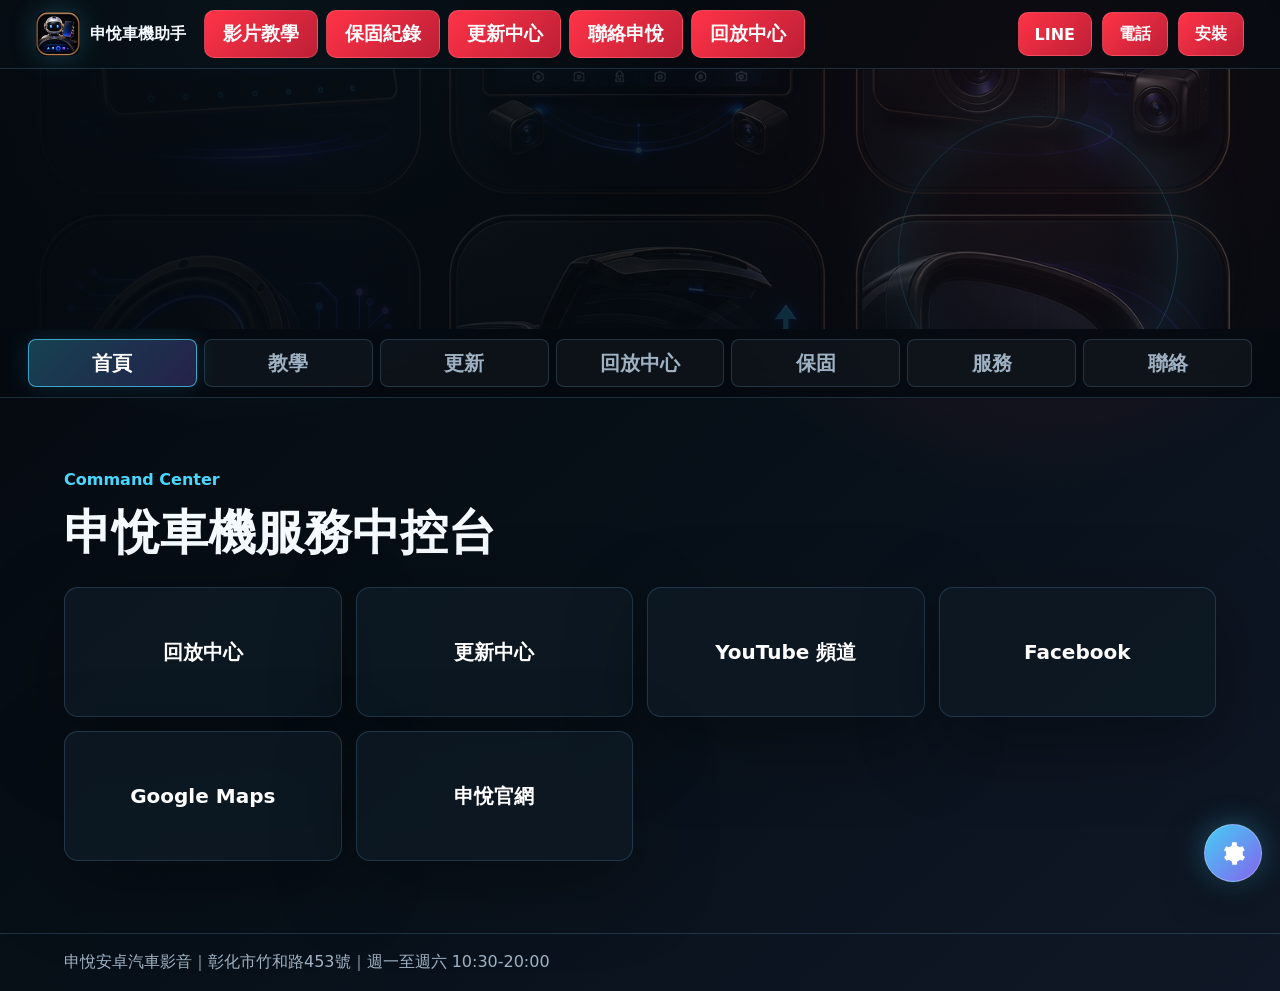
<file: index.html>
<!DOCTYPE html>
<html lang="zh-Hant">
<head>
  <meta charset="UTF-8">
  <meta name="viewport" content="width=device-width, initial-scale=1.0, viewport-fit=cover">
  <meta name="theme-color" content="#071018">
  <meta name="apple-mobile-web-app-title" content="申悅助手">
  <meta name="description" content="申悅車機助手，提供車載安卓機教學、保固紀錄、LINE聯絡、電話與導航到店。">
  <title>申悅助手</title>
  <link rel="icon" href="assets/app-logo.png">
  <link rel="manifest" href="manifest.webmanifest">
  <link rel="apple-touch-icon" href="assets/app-logo.png">
  <link rel="stylesheet" href="styles.css">
</head>
<body>
  <header class="app-header">
    <a class="brand" href="#home" aria-label="申悅車機助手">
      <span><img src="assets/app-logo.png" alt=""></span>
      <strong>申悅車機助手</strong>
    </a>
    <div class="hero-actions">
      <button type="button" data-tab-target="tutorials">影片教學</button>
      <button type="button" data-tab-target="warranty">保固紀錄</button>
      <button type="button" data-tab-target="updates">更新中心</button>
      <button type="button" data-tab-target="contact">聯絡申悅</button>
      <button type="button" data-tab-target="replay">回放中心</button>
    </div>
    <div class="header-actions">
      <a href="https://line.me/R/ti/p/@585eeefp" target="_blank" rel="noopener">LINE</a>
      <a href="tel:0970117708">電話</a>
      <button type="button" data-install hidden>安裝</button>
    </div>
  </header>

  <main>
    <section class="hero" id="home">
      <img src="assets/sy-product-icons.png" alt="申悅產品服務圖標">
      <div class="hero-glow"></div>
      <div class="hero-content">
        <p>Shen Yue Android Car Assistant</p>
        <h1 data-content="heroTitle">車機教學、保固資料、售後聯絡。</h1>
      </div>
    </section>

    <nav class="tab-bar" aria-label="申悅助手分頁">
      <button type="button" class="active" data-tab-target="dashboard">首頁</button>
      <button type="button" data-tab-target="tutorials">教學</button>
      <button type="button" data-tab-target="updates">更新</button>
      <button type="button" data-tab-target="replay">回放中心</button>
      <button type="button" data-tab-target="warranty">保固</button>
      <button type="button" data-tab-target="services">服務</button>
      <button type="button" data-tab-target="contact">聯絡</button>
    </nav>

    <section class="tab-panel active" id="dashboard" data-tab-panel>
      <div class="panel-head">
        <p>Command Center</p>
        <h2>申悅車機服務中控台</h2>
      </div>
      <div class="dashboard-grid">
        <a href="#replay" data-tab-target="replay">回放中心</a>
        <a href="#updates" data-tab-target="updates">更新中心</a>
        <a href="https://www.youtube.com/@shenyue6916" target="_blank" rel="noopener">YouTube 頻道</a>
        <a href="https://www.facebook.com/cccc7708" target="_blank" rel="noopener">Facebook</a>
        <a href="https://maps.google.com" target="_blank" rel="noopener">Google Maps</a>
        <a href="https://www.shen-yue.com.tw/" target="_blank" rel="noopener">申悅官網</a>
      </div>
    </section>

    <section class="tab-panel replay-panel" id="replay" data-tab-panel>
      <div class="panel-head replay-head">
        <p>Replay Center</p>
        <h2>回放中心</h2>
      </div>
      <div class="replay-frame-wrap">
        <iframe class="replay-frame" src="replay-center/index.html" title="回放中心" loading="eager"></iframe>
      </div>
    </section>

    <section class="tab-panel" id="services" data-tab-panel>
      <div class="panel-head">
        <p>Services</p>
        <h2>申悅服務型錄</h2>
      </div>
      <div class="service-grid" data-service-grid></div>
    </section>

    <section class="tab-panel" id="tutorials" data-tab-panel>
      <div class="panel-head">
        <p>Guide</p>
        <h2>車種／主機規格智慧分類教學</h2>
      </div>
      <div class="video-tools">
        <input type="search" data-video-search placeholder="搜尋教學：賓士、寶馬、8+256、CarPlay、藍牙、方向盤">
        <p class="tutorial-classification-note">已依您提供的新版本自動歸類；選擇車子品牌或主機規格即可進入對應播放清單。環景教學維持原本獨立播放清單。</p>
        <div class="video-filters" role="group" aria-label="影片分類">
          <button type="button" class="active" data-video-filter="all">全部</button>
          <button type="button" data-video-filter="unit-128">8+128 以下</button>
          <button type="button" data-video-filter="unit-256">8+256／13 吋</button>
          <button type="button" data-video-filter="mercedes">賓士／奔馳</button>
          <button type="button" data-video-filter="bmw">BMW／寶馬</button>
          <button type="button" data-video-filter="surround">環景教學</button>
        </div>
      </div>
      <div class="video-grid" data-video-grid></div>
    </section>

    <section class="tab-panel" id="warranty" data-tab-panel>
      <div class="panel-head warranty-head">
        <p>Warranty</p>
        <h2>保固資料登錄</h2>
        <span>依照申悅雲端捷徑格式填寫，按下儲存並直接上傳即可送到 Google Apps Script。</span>
      </div>
      <form class="record-form" data-record-form>
        <label>車主姓名<input name="owner" type="text" placeholder="王先生" autocomplete="name" required></label>
        <label>車主電話<input name="phone" type="tel" placeholder="09xx-xxx-xxx" autocomplete="tel" required></label>
        <label>車牌號碼<input name="plate" type="text" placeholder="ABC-1234"></label>
        <label>車款年分<input name="car" type="text" placeholder="Honda CRV 2020"></label>
        <label>其他產品類別(自行輸入)<input name="items" type="text" placeholder="安卓機、倒車顯影"></label>
        <label>主機規格
          <select name="model">
            <option>無</option>
            <option>SY-C4 四核 2g+32g</option>
            <option>SY-B8 八核 2g+64g</option>
            <option>SY-A8 八核 4g+64g</option>
            <option>SY-K8 八核 8g+128g</option>
            <option>SY-X8 八核 8g+256g</option>
            <option>==========================</option>
            <option>SY-Z13 八核 8g+256g（13吋）</option>
            <option>SY-A8-V 八核 4g+64g（環景）</option>
            <option>SY-K8-V 八核 8g+128g（環景）</option>
            <option>SY-X8-V 八核 8g+256g（環景）</option>
            <option>SY-Z13-V 八核 8g+256g（13吋環景）</option>
          </select>
        </label>
        <label>安裝日期<input name="installDate" type="date"></label>
        <label>保固到期日<input name="warrantyDate" type="date"></label>
        <label>總收款金額<input name="totalAmount" type="number" inputmode="numeric" min="0" step="1" placeholder="例如 25000"></label>
        <label class="record-note">備註<textarea name="note" placeholder="補充說明、主機序號、保固範圍或特殊狀況"></textarea></label>
        <div class="record-actions">
          <button type="button" data-copy-warranty>複製保固資訊</button>
          <button class="secondary-button" type="button" data-save-upload-warranty>儲存並直接上傳</button>
        </div>
      </form>
      <article class="record-card" data-record-card>
        <h3>目前沒有儲存紀錄</h3>
        <p>輸入後會保存在目前裝置；按「儲存並直接上傳」會送到申悅雲端。</p>
      </article>
      <div class="cloud-actions">
        <button type="button" data-clear-warranty>清除保固資料</button>
        <p data-cloud-status>已設定申悅雲端網址，可上傳保固資料與更新中心資料。</p>
      </div>
    </section>

    <section class="tab-panel update-panel" id="updates" data-tab-panel>
      <div class="update-hero">
        <img src="assets/update-splash.png" alt="申悅更新中心啟動畫面">
        <div>
          <h2>申悅車機更新中心</h2>
          <span>已整合完整 APK 更新中心，可點擊每個 App 項目進入單獨頁面，查看介紹、版本與圖片後下載更新。</span>
        </div>
      </div>
      <div class="update-toolbar">
        <label hidden>雲端更新清單 JSON
          <input type="url" data-update-url value="https://script.google.com/macros/s/AKfycbwrUCUeksZrWOUSDrdKgUGTS1JIPRX3c18PIKgZu_j64jBZGXjI7rnHTFjmIqUljZFzeg/exec?type=updates">
        </label>
        <div class="update-actions">
          <button type="button" data-refresh-updates>重新整理</button>
          <a class="secondary-button" href="update-uploader/index.html" target="_blank" rel="noopener">一鍵上傳</a>
          <a class="secondary-button" href="docs/update-center-upload-guide.html" target="_blank" rel="noopener">上傳教學</a>
          <button class="secondary-button" type="button" data-open-install-permission>安裝權限</button>
        </div>
      </div>
      <section class="update-upload-card" data-update-upload-card aria-labelledby="update-upload-title" hidden>
        <div class="update-upload-head">
          <div>
            <p>Local Edit</p>
            <h3 id="update-upload-title">更新中心新增 / 修改</h3>
          </div>
          <span>儲存後會送到低權限 Google Apps Script；APK 請先放 GitHub Releases，再填直接下載網址或檔名。</span>
        </div>
        <form class="update-upload-form" data-update-upload-form>
          <input type="hidden" name="manifestId" data-update-edit-id>

          <label for="update-upload-icon">應用圖標</label>
          <div class="update-upload-field">
            <input id="update-upload-icon" name="iconUrl" type="text" placeholder="可留空，選 APK 後會自動擷取圖標">
            <label class="upload-button">圖片上傳<input name="iconFile" type="file" accept="image/*"></label>
          </div>

          <label for="update-upload-name">應用名稱</label>
          <input id="update-upload-name" name="appName" type="text" placeholder="選 APK 後自動讀取應用名稱">

          <label for="update-upload-category">類別名稱</label>
          <select id="update-upload-category" name="category">
            <option value="">未分類 / 其他應用</option>
            <option>影音播放</option>
            <option>導航地圖</option>
            <option>輸入法</option>
            <option>車機輔助</option>
            <option>系統工具</option>
            <option>必備應用</option>
            <option>其他應用</option>
          </select>

          <label for="update-upload-description">應用介紹</label>
          <textarea id="update-upload-description" name="description" placeholder="選 APK 後會自動產生基本介紹，也可自行修改"></textarea>

          <label for="update-upload-first-image">第一張圖片</label>
          <div class="update-upload-field">
            <input id="update-upload-first-image" name="firstImageUrl" type="text" placeholder="可填圖片網址，或使用右側圖片上傳">
            <label class="upload-button">圖片上傳<input name="firstImageFile" type="file" accept="image/*"></label>
          </div>

          <label for="update-upload-second-image">第二張圖片</label>
          <div class="update-upload-field">
            <input id="update-upload-second-image" name="secondImageUrl" type="text" placeholder="可填圖片網址，或使用右側圖片上傳">
            <label class="upload-button">圖片上傳<input name="secondImageFile" type="file" accept="image/*"></label>
          </div>

          <label for="update-upload-apk">應用下載地址</label>
          <div class="update-upload-field">
            <input id="update-upload-apk" name="apkUrl" type="text" placeholder="可貼完整下載網址，或填 default.apk 自動補 GitHub Release 連結">
            <label class="upload-button">選 APK 讀取資訊<input name="apkFile" type="file" accept=".apk,application/vnd.android.package-archive"></label>
          </div>
          <p class="update-upload-hint">新增 App 時先把 APK 上傳到 GitHub Releases；若檔名相同，選 APK 後系統會自動使用該 Release 下載網址。圖標、名稱、容量、套件、版本、SDK 與 SHA-256 會自動讀取。</p>

          <label for="update-upload-size">App 容量</label>
          <input id="update-upload-size" name="sizeLabel" type="text" placeholder="選 APK 後自動讀取容量">

          <label for="update-upload-package">套件名稱</label>
          <input id="update-upload-package" name="packageName" type="text" placeholder="選 APK 後自動讀取套件名稱" required>

          <label for="update-upload-version-name">版本名稱</label>
          <input id="update-upload-version-name" name="versionName" type="text" placeholder="選 APK 後自動讀取版本名稱">

          <label for="update-upload-version-code">版本碼</label>
          <input id="update-upload-version-code" name="versionCode" type="number" inputmode="numeric" min="1" step="1" placeholder="選 APK 後自動讀取版本碼" required>

          <details class="update-upload-extra">
            <summary>進階更新資訊</summary>
            <div>
              <label>最低 Android<input name="minAndroid" type="text" placeholder="依 APK 設定"></label>
              <label>目標 SDK<input name="targetSdk" type="number" inputmode="numeric" min="1" step="1" placeholder="例如 35"></label>
              <label>SHA-256<input name="sha256" type="text" placeholder="可留空"></label>
            </div>
          </details>

          <div class="update-upload-actions">
            <button type="submit" data-save-update-upload>儲存並上傳</button>
            <button class="secondary-button" type="button" data-update-new>新增空白</button>
            <button class="secondary-button" type="reset">清除表格</button>
            <button class="secondary-button" type="button" data-update-editor-hide>隱藏表格</button>
          </div>
          <p class="update-upload-status" data-update-upload-status>新增或修改資料會同步到雲端更新清單。</p>
        </form>
      </section>
      <div class="update-status" data-update-status>尚未讀取雲端清單。</div>
      <div class="update-device" data-update-device></div>
      <div class="update-catalog-head">
        <p>點選項目進入單獨頁面，可查看介紹、版本資訊與兩張圖片位置。</p>
        <button class="secondary-button" type="button" data-update-new>新增應用</button>
      </div>
      <div class="update-list" data-update-list></div>
      <section class="update-detail-view" data-update-detail hidden></section>
    </section>

    <section class="tab-panel" id="admin" data-tab-panel>
      <div class="panel-head">
        <p>Admin</p>
        <h2>管理員設定</h2>
      </div>
      <div class="admin-lock" data-admin-lock>
        <label>管理 PIN<input type="password" data-admin-pin placeholder="請輸入管理 PIN"></label>
        <button type="button" data-admin-login>進入管理模式</button>
        <p>管理模式可設定雲端網址、測試連線、匯出本機資料。</p>
      </div>
      <div class="admin-panel" data-admin-panel hidden>
        <form class="admin-form" data-admin-form>
          <label>更新中心 Apps Script 網址<input name="cloudEndpoint" type="url"></label>
          <label>保固 Apps Script 網址<input name="warrantyEndpoint" type="url"></label>
          <label>遠端內容設定 JSON 網址<input name="contentConfigUrl" type="text" placeholder="shen-yue-assistant-content.json"></label>
          <label>首頁標題<input name="heroTitle" type="text" placeholder="車機教學、保固資料、售後聯絡。"></label>
          <label>店家電話<input name="shopPhone" type="text" value="0970-117-708"></label>
          <label>LINE ID<input name="lineId" type="text" value="@585eeefp"></label>
          <button type="submit">儲存管理設定</button>
        </form>
        <div class="admin-tools">
          <button class="secondary-button" type="button" data-load-content>讀取遠端內容</button>
          <button class="secondary-button" type="button" data-test-cloud>測試雲端連線</button>
          <button class="secondary-button" type="button" data-test-warranty-cloud>測試保固寫入</button>
          <a class="secondary-button" href="docs/warranty-apps-script-deploy-guide.html" target="_blank" rel="noopener">保固部署教學</a>
          <button class="secondary-button" type="button" data-export-data>匯出本機資料</button>
        </div>
        <pre class="admin-output" data-admin-output>管理模式尚未開啟。</pre>
      </div>
    </section>

    <section class="tab-panel" id="contact" data-tab-panel>
      <div class="panel-head">
        <p>Contact</p>
        <h2>聯絡申悅</h2>
      </div>
      <div class="contact-grid">
        <div>
          <p>傳車款年份、中控照片、想升級的功能，可更快取得建議。</p>
          <div class="contact-links">
            <a href="tel:0970117708">電話：0970-117-708</a>
            <a href="https://line.me/R/ti/p/@585eeefp" target="_blank" rel="noopener">LINE：@585eeefp</a>
            <a href="https://www.youtube.com/@shenyue6916" target="_blank" rel="noopener">YouTube 頻道</a>
            <a href="https://www.facebook.com/cccc7708" target="_blank" rel="noopener">Facebook 粉絲頁</a>
          </div>
        </div>
        <div class="qr-wrap">
          <figure><img src="assets/qr-line.png" alt="申悅 LINE QR Code"><figcaption>掃描 LINE</figcaption></figure>
          <figure><img src="assets/qr-phone.png" alt="申悅電話 QR Code"><figcaption>掃描撥號</figcaption></figure>
        </div>
      </div>
    </section>

  </main>

  <button class="admin-gear" type="button" data-admin-shortcut aria-label="管理設定">
    <svg viewBox="0 0 24 24" aria-hidden="true">
      <path d="M12 8.4A3.6 3.6 0 1 0 12 15.6 3.6 3.6 0 0 0 12 8.4Zm8.2 3.6c0-.5-.1-1-.2-1.5l2-1.5-2-3.5-2.4 1a8.6 8.6 0 0 0-2.5-1.5L14.8 2h-4l-.4 3a8.6 8.6 0 0 0-2.5 1.5l-2.4-1-2 3.5 2 1.5A7.3 7.3 0 0 0 5.4 12c0 .5.1 1 .2 1.5l-2 1.5 2 3.5 2.4-1a8.6 8.6 0 0 0 2.5 1.5l.4 3h4l.4-3a8.6 8.6 0 0 0 2.5-1.5l2.4 1 2-3.5-2-1.5c.1-.5.2-1 .2-1.5Z"/>
    </svg>
  </button>

  <footer class="app-footer">
    <p>申悅安卓汽車影音｜彰化市竹和路453號｜週一至週六 10:30-20:00</p>
  </footer>

  <script src="native-bridge.js"></script>
  <script src="app.js"></script>
</body>
</html>
</file>
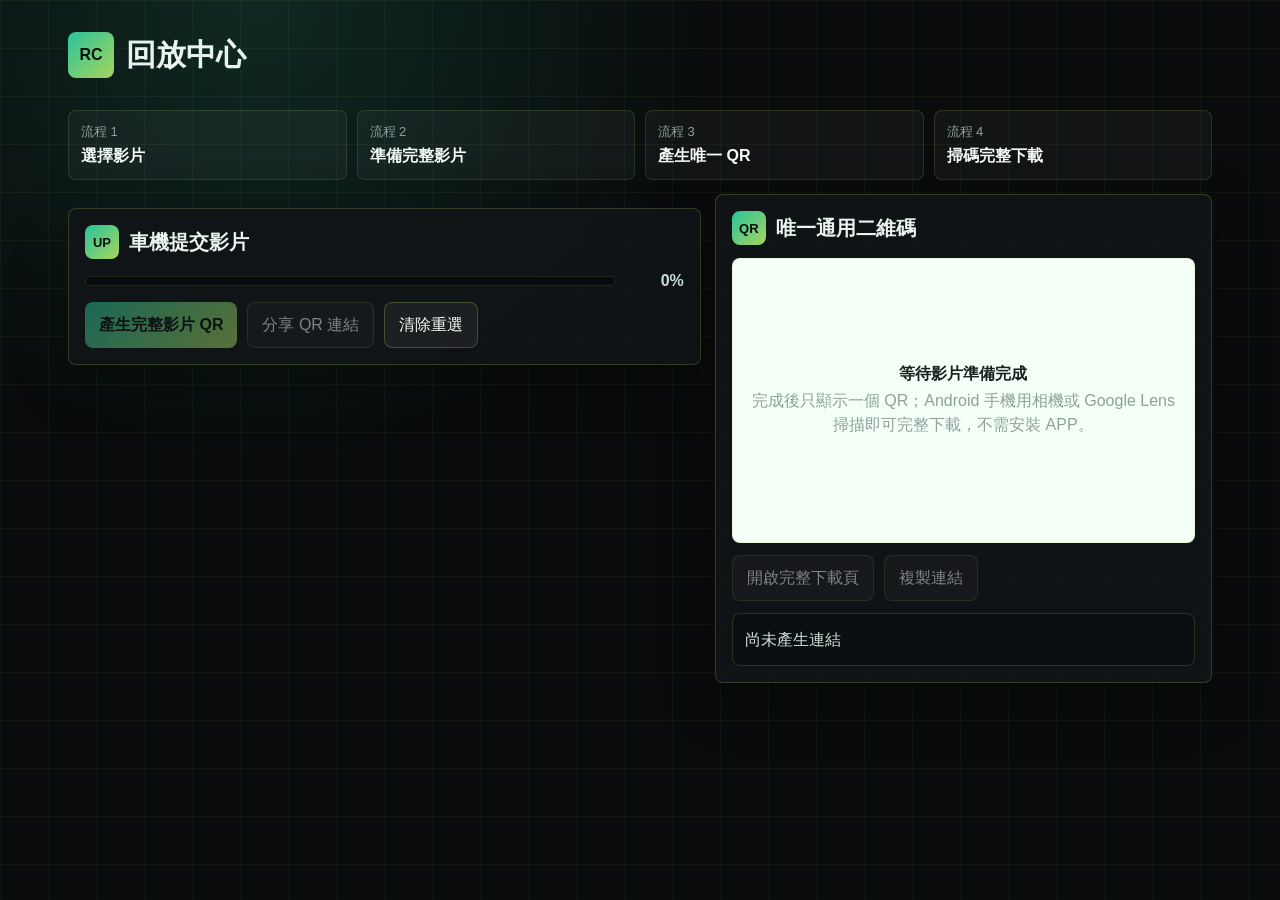
<file: replay-center/index.html>
<!doctype html>
<html lang="zh-Hant">
  <head>
    <meta charset="UTF-8" />
    <link rel="icon" type="image/svg+xml" href="./favicon.svg" />
    <link rel="manifest" href="./manifest.webmanifest" />
    <meta name="viewport" content="width=device-width, initial-scale=1.0" />
    <meta name="theme-color" content="#090b0c" />
    <meta
      name="description"
      content="回放中心：車載 Android 完整環景影片、唯一通用 QR、手機免安裝 APP 直接下載。"
    />
    <title>回放中心</title>
    <script>
      if (/\bShenYueAndroidApk\//i.test(navigator.userAgent || "")) {
        document.documentElement.classList.add("android-apk");
      }
    </script>
    <style>
      html,
      body {
        min-height: 100vh;
        margin: 0;
        background: #090b0c;
        color: #e8f3ee;
        font-family: "Microsoft JhengHei", "PingFang TC", Arial, sans-serif;
      }

      * {
        box-sizing: border-box;
      }

      body {
        background:
          linear-gradient(90deg, rgba(58, 214, 179, 0.06) 1px, transparent 1px),
          linear-gradient(180deg, rgba(180, 222, 94, 0.05) 1px, transparent 1px),
          radial-gradient(circle at 20% 0%, rgba(49, 197, 153, 0.16), transparent 34%),
          #090b0c;
        background-size: 48px 48px, 48px 48px, auto, auto;
      }

      html.android-apk body {
        background: #090b0c;
      }

      button,
      input,
      select {
        font: inherit;
      }

      .app {
        width: min(1180px, 100%);
        margin: 0 auto;
        padding: 18px;
      }

      .topbar {
        display: flex;
        align-items: center;
        justify-content: space-between;
        gap: 14px;
        padding: 14px 0 18px;
      }

      .brand {
        display: flex;
        align-items: center;
        gap: 12px;
        min-width: 0;
      }

      .brand-mark,
      .step-icon {
        display: grid;
        place-items: center;
        width: 46px;
        height: 46px;
        border-radius: 8px;
        background: linear-gradient(135deg, #28c49a, #a8d45d);
        color: #06120e;
        font-weight: 900;
      }

      .brand h1 {
        margin: 0;
        font-size: 30px;
        line-height: 1.08;
        letter-spacing: 0;
      }

      .brand p,
      .muted {
        margin: 4px 0 0;
        color: #8ea19a;
        line-height: 1.5;
      }

      .badge {
        border: 1px solid rgba(168, 212, 93, 0.28);
        border-radius: 999px;
        padding: 9px 12px;
        color: #cce9dc;
        background: rgba(17, 21, 24, 0.88);
        white-space: nowrap;
      }

      .server-settings-panel + .panel {
        margin-top: 0;
      }

      .grid {
        display: grid;
        grid-template-columns: 1.12fr 0.88fr;
        gap: 14px;
      }

      .panel {
        border: 1px solid rgba(168, 212, 93, 0.22);
        border-radius: 8px;
        background: rgba(17, 21, 24, 0.94);
        box-shadow: 0 18px 56px rgba(0, 0, 0, 0.26);
        padding: 16px;
      }

      html.android-apk .panel {
        box-shadow: 0 8px 24px rgba(0, 0, 0, 0.26);
      }

      .panel + .panel {
        margin-top: 14px;
      }

      .panel-title {
        display: flex;
        align-items: center;
        gap: 10px;
        margin-bottom: 13px;
      }

      .panel-title h2 {
        margin: 0;
        font-size: 20px;
        letter-spacing: 0;
      }

      .step-icon {
        width: 34px;
        height: 34px;
        font-size: 13px;
      }

      .field-grid {
        display: grid;
        grid-template-columns: repeat(2, minmax(0, 1fr));
        gap: 10px;
      }

      label {
        display: grid;
        gap: 7px;
        color: #aebdb7;
        font-size: 14px;
      }

      input,
      select {
        width: 100%;
        min-height: 46px;
        border: 1px solid rgba(168, 212, 93, 0.22);
        border-radius: 8px;
        background: #0b0f11;
        color: #f3fbf7;
        padding: 10px 12px;
        outline: none;
      }

      input:focus,
      select:focus {
        border-color: #28c49a;
        box-shadow: 0 0 0 3px rgba(40, 196, 154, 0.18);
      }

      .quick-row,
      .actions {
        display: flex;
        flex-wrap: wrap;
        gap: 10px;
        margin-top: 12px;
      }

      .button,
      button,
      .link-button {
        min-height: 46px;
        border: 1px solid rgba(168, 212, 93, 0.26);
        border-radius: 8px;
        background: rgba(255, 255, 255, 0.055);
        color: #f3fbf7;
        display: inline-flex;
        align-items: center;
        justify-content: center;
        gap: 8px;
        padding: 10px 14px;
        text-decoration: none;
        cursor: pointer;
      }

      .primary {
        border: 0;
        background: linear-gradient(135deg, #28c49a, #a8d45d);
        color: #06120e;
        font-weight: 900;
      }

      button:disabled,
      .is-disabled {
        cursor: not-allowed;
        opacity: 0.48;
      }

      .drop {
        display: none;
        place-items: center;
        gap: 8px;
        min-height: 188px;
        border: 0;
        border-radius: 8px;
        background: transparent;
        text-align: center;
        padding: 18px;
      }

      .drop strong {
        color: #f3fbf7;
        font-size: 18px;
        word-break: break-all;
      }

      .native-video-tools {
        display: grid;
        gap: 10px;
        margin-top: 12px;
      }

      .native-video-row {
        display: flex;
        flex-wrap: wrap;
        gap: 10px;
      }

      .native-video-list {
        display: grid;
        gap: 8px;
        max-height: 520px;
        overflow: auto;
      }

      .native-video-browser,
      .native-video-results {
        display: grid;
        gap: 8px;
      }

      .native-video-filters {
        position: sticky;
        z-index: 2;
        top: 0;
        display: grid;
        grid-template-columns: minmax(0, 1fr) minmax(150px, 0.38fr);
        gap: 8px;
        padding: 8px 0;
        background: #101c22;
      }

      .native-video-filters input,
      .native-video-filters select {
        width: 100%;
        min-height: 42px;
        border: 1px solid rgba(168, 212, 93, 0.2);
        border-radius: 8px;
        padding: 9px 11px;
        background: #17252d;
        color: #f3fbf7;
        font: inherit;
      }

      .native-video-count {
        color: #9bb0a8;
      }

      .native-video-more {
        width: 100%;
      }

      @media (max-width: 620px) {
        .native-video-filters { grid-template-columns: 1fr; }
      }

      .native-video-item {
        display: grid;
        grid-template-columns: auto minmax(0, 1fr) auto;
        gap: 10px;
        align-items: center;
        width: 100%;
        border: 1px solid rgba(168, 212, 93, 0.18);
        border-radius: 8px;
        background: rgba(255, 255, 255, 0.04);
        color: #f3fbf7;
        text-align: left;
      }

      .native-video-item small {
        display: block;
        margin-top: 4px;
        color: #8ea19a;
        word-break: break-all;
      }

      .native-video-order {
        min-width: 66px;
        border-radius: 999px;
        padding: 6px 9px;
        color: #06120e;
        background: linear-gradient(135deg, #a8d45d, #28c49a);
        font-size: 12px;
        font-weight: 900;
        text-align: center;
        white-space: nowrap;
      }

      .replay-preview-panel {
        transition: inset .2s ease, border-radius .2s ease;
      }

      .replay-preview-panel:fullscreen,
      .replay-preview-panel.is-expanded {
        position: fixed;
        z-index: 2000;
        inset: 0;
        display: grid;
        grid-template-rows: auto minmax(0, 1fr);
        margin: 0;
        border-radius: 0;
        background: #030506;
      }

      .replay-preview-panel:fullscreen video,
      .replay-preview-panel.is-expanded video {
        max-height: none;
      }

      .replay-preview-actions {
        display: flex;
        flex-wrap: wrap;
        gap: 8px;
        margin-left: auto;
      }

      .replay-preview-actions button,
      .quality-badge {
        min-height: 38px;
        padding: 8px 10px;
      }

      .quality-badge {
        display: inline-flex;
        align-items: center;
        border: 1px solid rgba(168, 212, 93, 0.26);
        border-radius: 999px;
        color: #cce9dc;
        font-size: 12px;
        font-weight: 900;
      }

      .hidden {
        display: none !important;
      }

      .notice {
        display: flex;
        gap: 10px;
        align-items: flex-start;
        border: 1px solid rgba(168, 212, 93, 0.2);
        border-radius: 8px;
        background: rgba(168, 212, 93, 0.08);
        color: #d8ead5;
        padding: 12px;
        line-height: 1.6;
      }

      .notice.error {
        border-color: rgba(255, 106, 106, 0.42);
        background: rgba(255, 106, 106, 0.08);
        color: #ffc7c7;
      }

      .notice.busy {
        border-color: rgba(76, 201, 240, 0.36);
        background: rgba(76, 201, 240, 0.08);
        color: #cceffc;
      }

      .progress {
        height: 10px;
        overflow: hidden;
        border-radius: 999px;
        background: #080b0d;
        border: 1px solid rgba(168, 212, 93, 0.14);
        margin-top: 12px;
      }

      .progress-line {
        display: grid;
        grid-template-columns: minmax(0, 1fr) 58px;
        gap: 10px;
        align-items: center;
        margin-top: 12px;
      }

      .progress-line .progress {
        margin-top: 0;
      }

      .progress-percent {
        color: #cfe0d9;
        font-variant-numeric: tabular-nums;
        font-weight: 900;
        text-align: right;
      }

      .progress span {
        display: block;
        width: 0%;
        height: 100%;
        background: linear-gradient(90deg, #28c49a, #a8d45d);
        transition: width 0.18s ease;
      }

      .progress.is-indeterminate span {
        width: 38%;
        animation: progress-sweep 1.1s ease-in-out infinite;
      }

      @keyframes progress-sweep {
        0% {
          transform: translateX(-110%);
        }

        100% {
          transform: translateX(270%);
        }
      }

      .video-frame {
        display: grid;
        min-height: 260px;
        border-radius: 8px;
        overflow: hidden;
        background: #030506;
        border: 1px solid rgba(168, 212, 93, 0.18);
      }

      video {
        width: 100%;
        height: 100%;
        max-height: 430px;
        object-fit: contain;
        background: #000;
      }

      video.is-fill {
        object-fit: cover;
      }

      .empty-preview {
        display: grid;
        place-items: center;
        color: #7f918a;
      }

      .qr-wrap {
        display: grid;
        gap: 12px;
        place-items: center;
        min-height: 285px;
        border: 1px solid rgba(168, 212, 93, 0.18);
        border-radius: 8px;
        background: #f4fff8;
        color: #17211d;
        padding: 16px;
        text-align: center;
      }

      .qr-wrap img {
        width: min(260px, 100%);
        height: auto;
        image-rendering: crisp-edges;
      }

      .qr-option {
        display: grid;
        gap: 10px;
        width: 100%;
        place-items: center;
        padding: 14px;
        border: 1px solid rgba(23, 33, 29, 0.14);
        border-radius: 10px;
        background: #fff;
      }

      .result-box {
        margin-top: 12px;
        border: 1px solid rgba(168, 212, 93, 0.18);
        border-radius: 8px;
        background: #0b0f11;
        padding: 12px;
        color: #cfe0d9;
        line-height: 1.7;
        word-break: break-all;
      }

      .metric-row {
        display: grid;
        grid-template-columns: repeat(4, minmax(0, 1fr));
        gap: 10px;
        margin: 14px 0;
      }

      .metric {
        border: 1px solid rgba(168, 212, 93, 0.16);
        border-radius: 8px;
        background: rgba(255, 255, 255, 0.04);
        padding: 12px;
      }

      .metric span {
        display: block;
        color: #8ea19a;
        font-size: 13px;
      }

      .metric strong {
        display: block;
        margin-top: 5px;
        color: #f3fbf7;
      }

      @media (max-width: 840px) {
        .app {
          padding: 12px;
        }

        .topbar,
        .grid {
          display: block;
        }

        .badge {
          display: inline-block;
          margin-top: 12px;
        }

        .field-grid,
        .metric-row {
          grid-template-columns: 1fr;
        }

        .panel {
          margin-top: 12px;
        }
      }
    </style>
  </head>
  <body>
    <main class="app">
      <header class="topbar">
        <div class="brand">
          <div class="brand-mark">RC</div>
          <div>
            <h1>回放中心</h1>
          </div>
        </div>
        <div class="badge hidden" id="runtimeBadge">WebView 相容模式</div>
      </header>

      <section class="metric-row" aria-label="流程">
        <div class="metric"><span>流程 1</span><strong>選擇影片</strong></div>
        <div class="metric"><span>流程 2</span><strong>準備完整影片</strong></div>
        <div class="metric"><span>流程 3</span><strong>產生唯一 QR</strong></div>
        <div class="metric"><span>流程 4</span><strong>掃碼完整下載</strong></div>
      </section>

      <div class="grid">
        <section>
          <div class="panel server-settings-panel hidden" aria-hidden="true">
            <div class="panel-title">
              <div class="step-icon">API</div>
              <h2>測試伺服器設定</h2>
            </div>
            <div class="notice" id="statusBox">
              <strong>狀態</strong>
              <span id="statusText">請先啟動 demo server，再選擇影片上傳。</span>
            </div>
            <div class="quick-row">
              <button type="button" data-host="">套用 Cloudflare HTTPS</button>
              <button type="button" id="pingButton">測試連線</button>
            </div>
            <div class="field-grid" style="margin-top: 12px">
              <label>
                <span>上傳 API</span>
                <input id="endpointInput" autocomplete="off" />
              </label>
              <label>
                <span>一次性 QR API</span>
                <input id="oneTimeInput" autocomplete="off" />
              </label>
              <label>
                <span>上傳模式</span>
                <select id="modeInput">
                  <option value="PUT">PUT Binary</option>
                  <option value="POST">POST FormData</option>
                </select>
              </label>
              <label>
                <span>Bearer Token</span>
                <input id="tokenInput" autocomplete="off" type="password" placeholder="正式雲端才需要" />
              </label>
            </div>
          </div>

          <div class="panel">
            <div class="panel-title">
              <div class="step-icon">UP</div>
              <h2>車機提交影片</h2>
            </div>
            <button class="drop" id="pickButton" type="button" aria-label="選擇影片">
              <strong id="fileName"></strong>
              <span class="muted" id="fileMeta"></span>
            </button>
            <input class="hidden" id="fileInput" type="file" accept="video/*,.mp4,.m4v,.mov,.mkv,.webm,.ts,.mts,.m2ts" />
            <div class="native-video-tools hidden" id="nativeVideoTools">
              <div class="native-video-row">
                <button id="nativeScanButton" type="button">重新自動偵測最新影片</button>
                <button id="nativePermissionButton" type="button">允許讀取影片</button>
              </div>
              <div class="native-video-list" id="nativeVideoList"></div>
            </div>
            <div class="progress-line">
              <div class="progress" id="progressWrap"><span id="progressBar"></span></div>
              <strong class="progress-percent" id="progressText">0%</strong>
            </div>
            <div class="actions">
              <button class="primary" id="uploadButton" type="button" disabled>產生完整影片 QR</button>
              <button id="shareButton" type="button" disabled>分享 QR 連結</button>
              <button id="resetButton" type="button">清除重選</button>
            </div>
          </div>
        </section>

        <aside>
          <div class="panel qr-panel">
            <div class="panel-title">
              <div class="step-icon">QR</div>
              <h2>唯一通用二維碼</h2>
            </div>
            <div class="qr-wrap" id="qrWrap">
              <div>
                <strong>等待影片準備完成</strong>
                <p class="muted">完成後只顯示一個 QR；Android 手機用相機或 Google Lens 掃描即可完整下載，不需安裝 APP。</p>
              </div>
            </div>
            <div class="actions">
              <a class="link-button is-disabled" id="openWatchButton" href="#" target="_blank" rel="noreferrer">開啟完整下載頁</a>
              <button id="copyWatchButton" type="button" disabled>複製連結</button>
            </div>
            <div class="result-box" id="resultBox">尚未產生連結</div>
          </div>
          <div class="panel replay-preview-panel hidden" id="previewPanel">
            <div class="panel-title">
              <div class="step-icon">PLAY</div>
              <h2>回放預覽</h2>
              <div class="replay-preview-actions">
                <span class="quality-badge">原始畫質</span>
                <button id="previewFitButton" type="button">畫面：完整</button>
                <button id="previewShrinkButton" type="button" disabled>縮小</button>
                <button id="previewExpandButton" type="button">放大</button>
              </div>
            </div>
            <div class="video-frame">
              <video id="previewVideo" class="hidden" controls playsinline preload="metadata"></video>
              <div class="empty-preview" id="emptyPreview">選擇影片後可直接播放與檢查原始畫質</div>
            </div>
          </div>
        </aside>
      </div>
    </main>

    <script src="../native-bridge.js"></script>
    <script src="./compat-app.js"></script>
  </body>
</html>
</file>
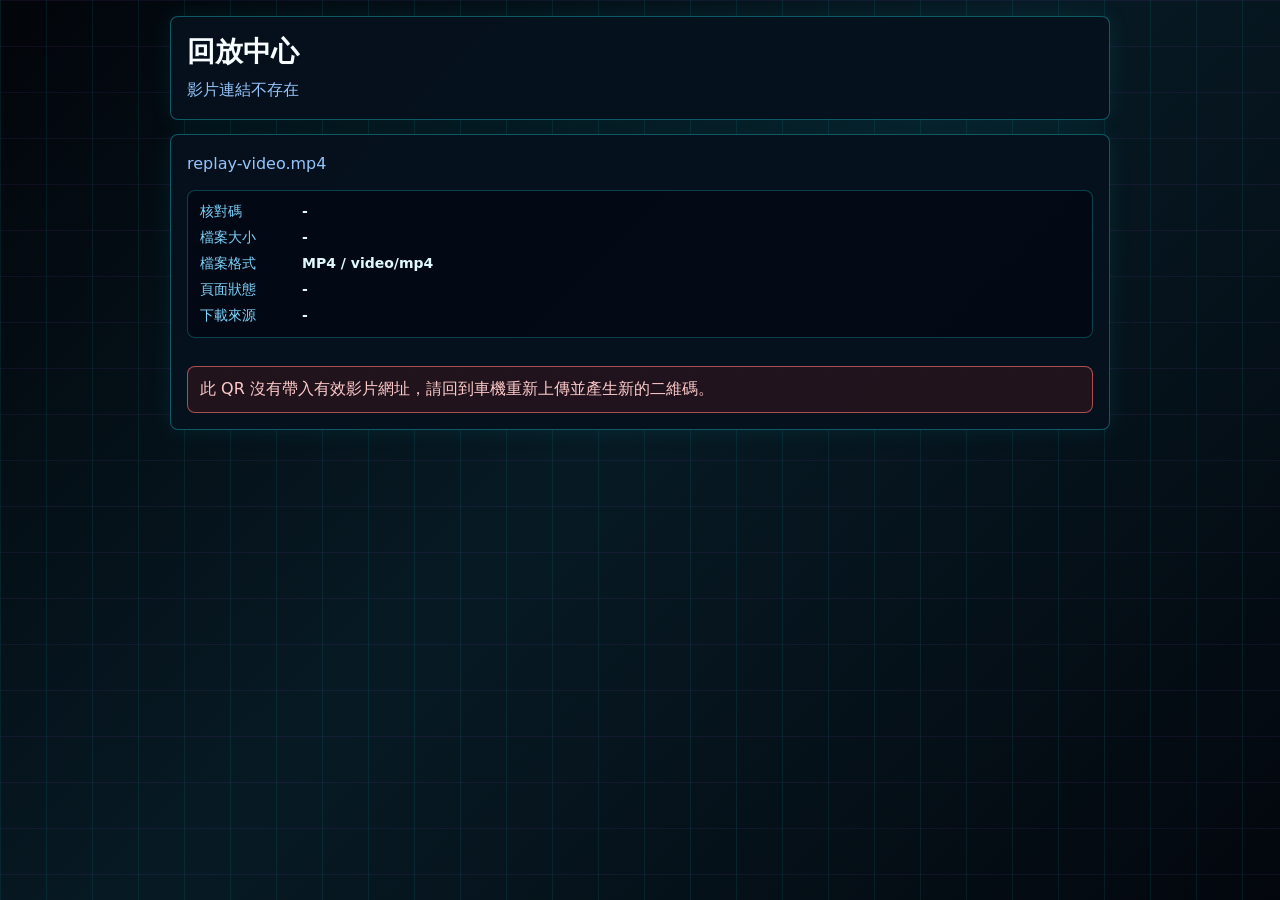
<file: replay-center/watch/index.html>
<!doctype html>
<html lang="zh-Hant">
  <head>
    <meta charset="utf-8" />
    <meta name="viewport" content="width=device-width, initial-scale=1" />
    <meta http-equiv="Cache-Control" content="no-store" />
    <meta http-equiv="Pragma" content="no-cache" />
    <link rel="icon" href="data:," />
    <title>回放中心觀看頁</title>
    <style>
      :root {
        color-scheme: dark;
        font-family: "Microsoft JhengHei", "PingFang TC", system-ui, sans-serif;
        background: #02050a;
        color: #dff9ff;
      }
      * {
        box-sizing: border-box;
      }
      body {
        min-height: 100svh;
        margin: 0;
        padding: 16px;
        background:
          linear-gradient(90deg, rgba(34, 242, 255, 0.08) 1px, transparent 1px),
          linear-gradient(180deg, rgba(168, 85, 247, 0.08) 1px, transparent 1px),
          linear-gradient(135deg, #02050a 0%, #071a24 48%, #03070d 100%);
        background-size: 46px 46px, 46px 46px, auto;
      }
      body.auto-download-mode {
        display: grid;
        place-items: center;
        padding: 20px;
      }
      main {
        max-width: 940px;
        margin: 0 auto;
      }
      body.auto-download-mode main {
        width: min(420px, 100%);
      }
      header,
      section {
        border: 1px solid rgba(34, 242, 255, 0.32);
        border-radius: 8px;
        background: rgba(6, 17, 29, 0.94);
        padding: 16px;
        box-shadow: 0 0 24px rgba(34, 242, 255, 0.08);
      }
      header {
        margin-bottom: 14px;
      }
      h1 {
        margin: 0 0 6px;
        color: #f8fdff;
        font-size: 28px;
        letter-spacing: 0;
      }
      p {
        margin: 0;
        color: #93c5fd;
        line-height: 1.6;
      }
      video {
        width: 100%;
        max-height: 62svh;
        margin-top: 14px;
        border-radius: 8px;
        background: #000;
        border: 1px solid rgba(34, 242, 255, 0.28);
      }
      .meta,
      .diagnostics {
        display: grid;
        gap: 8px;
        margin-top: 14px;
        padding: 12px;
        border: 1px solid rgba(34, 242, 255, 0.24);
        border-radius: 8px;
        background: rgba(3, 7, 18, 0.72);
      }
      .meta-row {
        display: grid;
        grid-template-columns: 92px minmax(0, 1fr);
        gap: 10px;
        align-items: start;
        color: #dff9ff;
        font-size: 14px;
      }
      .meta-row span:first-child {
        color: #7dd3fc;
      }
      .value {
        overflow-wrap: anywhere;
      }
      .actions {
        display: grid;
        grid-template-columns: repeat(4, minmax(0, 1fr));
        gap: 10px;
        margin-top: 14px;
      }
      a,
      button {
        min-height: 50px;
        border: 1px solid rgba(34, 242, 255, 0.28);
        border-radius: 8px;
        background: rgba(8, 23, 37, 0.92);
        color: #e0f7ff;
        text-decoration: none;
        display: grid;
        place-items: center;
        text-align: center;
        font: inherit;
        padding: 8px;
      }
      .primary {
        border-color: rgba(168, 85, 247, 0.72);
        background: linear-gradient(135deg, #22f2ff, #a855f7);
        color: #001018;
        font-weight: 800;
      }
      .notice {
        margin-top: 14px;
        border: 1px solid rgba(34, 242, 255, 0.36);
        border-radius: 8px;
        padding: 12px;
        color: #dff9ff;
        background: rgba(34, 242, 255, 0.08);
        white-space: pre-line;
      }
      .error {
        border-color: rgba(248, 113, 113, 0.64);
        color: #fecaca;
        background: rgba(127, 29, 29, 0.24);
      }
      .warn {
        border-color: rgba(251, 191, 36, 0.64);
        color: #fde68a;
        background: rgba(120, 53, 15, 0.24);
      }
      .download-stage {
        display: grid;
        gap: 22px;
        text-align: center;
      }
      .download-stage strong {
        color: #f8fdff;
        font-size: clamp(56px, 24vw, 116px);
        font-weight: 900;
        line-height: 1;
        letter-spacing: 0;
        font-variant-numeric: tabular-nums;
      }
      .download-stage .bar {
        height: 12px;
        overflow: hidden;
        border-radius: 999px;
        background: rgba(2, 6, 23, 0.92);
      }
      .download-stage .bar span {
        display: block;
        width: 0%;
        height: 100%;
        background: linear-gradient(90deg, #22f2ff, #a8ff5f);
        transition: width 0.18s ease;
      }
      .send-panel {
        display: grid;
        gap: 12px;
        margin-top: 6px;
      }
      .send-panel p {
        color: #dff9ff;
        font-size: 18px;
        font-weight: 800;
      }
      .send-actions {
        display: grid;
        grid-template-columns: repeat(2, minmax(0, 1fr));
        gap: 10px;
      }
      .send-actions button {
        min-height: 48px;
      }
      body.auto-download-mode header,
      body.auto-download-mode #fileName,
      body.auto-download-mode video,
      body.auto-download-mode .meta,
      body.auto-download-mode .actions,
      body.auto-download-mode .diagnostics,
      body.auto-download-mode #notice {
        display: none !important;
      }
      body.auto-download-mode section {
        border: 0;
        background: transparent;
        box-shadow: none;
        padding: 0;
      }
      .hidden {
        display: none;
      }
      @media (max-width: 780px) {
        body {
          padding: 10px;
        }
        .actions {
          grid-template-columns: 1fr;
        }
        .meta-row {
          grid-template-columns: 78px minmax(0, 1fr);
        }
        .send-actions {
          grid-template-columns: 1fr;
        }
      }
    </style>
  </head>
  <body>
    <main>
      <header>
        <h1>回放中心</h1>
        <p id="subtitle">手機下載與分享頁</p>
      </header>
      <section>
        <p id="fileName">讀取影片中...</p>
        <div id="autoDownloadStage" class="download-stage hidden" aria-live="polite">
          <strong id="downloadPercent">0%</strong>
          <div class="bar"><span id="downloadProgressBar"></span></div>
          <div id="sendPanel" class="send-panel hidden">
            <p>下載完成，可發送到其他 APP</p>
            <div class="send-actions">
              <button type="button" id="sendDownload">儲存影片</button>
              <button type="button" id="sendSystem">系統分享</button>
              <button type="button" id="sendLine">LINE</button>
              <button type="button" id="sendFacebook">Facebook</button>
              <button type="button" id="sendWechat">微信</button>
            </div>
          </div>
        </div>
        <video id="player" class="hidden" preload="none" aria-hidden="true"></video>
        <div class="meta" id="meta">
          <div class="meta-row"><span>核對碼</span><strong class="value" id="uidText">-</strong></div>
          <div class="meta-row"><span>檔案大小</span><strong class="value" id="sizeText">-</strong></div>
          <div class="meta-row"><span>檔案格式</span><strong class="value" id="formatText">-</strong></div>
          <div class="meta-row"><span>頁面狀態</span><strong class="value" id="stateText">-</strong></div>
          <div class="meta-row"><span>下載來源</span><strong class="value" id="sourceText">-</strong></div>
        </div>
        <div class="actions">
          <a id="download" class="primary" href="#" rel="noopener" download>下載 MP4</a>
          <a id="localFallback" class="hidden" href="#" rel="noopener">本機下載頁</a>
          <a id="openDirect" class="hidden" href="#" target="_blank" rel="noopener">原始影片</a>
          <button type="button" id="externalPlayer" class="hidden">外部播放器</button>
          <button type="button" id="share">分享下載連結</button>
          <button type="button" id="lineShare">下載後傳 LINE</button>
          <button type="button" id="copy">複製連結</button>
        </div>
        <div id="diagnostics" class="diagnostics hidden"></div>
        <div id="notice" class="notice hidden"></div>
      </section>
    </main>
    <script>
      const HLS_JS_URL = "https://cdn.jsdelivr.net/npm/hls.js@1.5.20/dist/hls.min.js";
      const MIME_BY_EXTENSION = {
        mp4: "video/mp4",
        m4v: "video/mp4",
        mov: "video/quicktime",
        webm: "video/webm",
        ogv: "video/ogg",
        ogg: "video/ogg",
        m3u8: "application/vnd.apple.mpegurl",
        m3u: "application/vnd.apple.mpegurl",
        ts: "video/mp2t",
        mts: "video/mp2t",
        m2ts: "video/mp2t",
        "3gp": "video/3gpp",
        "3g2": "video/3gpp2",
        mkv: "video/x-matroska",
        avi: "video/x-msvideo",
        flv: "video/x-flv"
      };
      const FORMAT_LABELS = {
        mp4: "MP4",
        m4v: "M4V",
        mov: "MOV",
        webm: "WebM",
        ogv: "OGG Video",
        ogg: "OGG Video",
        m3u8: "HLS / M3U8",
        m3u: "HLS / M3U8",
        ts: "MPEG-TS",
        mts: "MPEG-TS",
        m2ts: "MPEG-TS",
        "3gp": "3GP",
        "3g2": "3G2",
        mkv: "MKV",
        avi: "AVI",
        flv: "FLV"
      };
      const BROWSER_RISKY_EXTENSIONS = new Set(["mkv", "avi", "flv", "ts", "mts", "m2ts"]);
      let hlsInstance = null;
      let hlsScriptPromise = null;
      let currentVideo = "";
      let currentName = "replay-video.mp4";
      let currentMime = "";
      let currentExtension = "";
      let currentFallback = "";
      let currentOriginal = "";
      let currentSize = 0;
      let currentSource = "";
      let currentDownloadUrl = "";
      let warmupToken = 0;
      let warmupReady = false;
      let warmupInFlight = false;
      let warmupRequestedDownload = false;
      let warmupAttempts = 0;
      let warmupVideo = null;
      let loadToken = 0;
      let diagnosticsTimer = 0;
      let autoDownloadMode = false;
      let downloadInFlight = false;
      let downloadedBlob = null;
      let downloadedFile = null;

      const MIN_READY_BYTES = 4096;

      function readHashParams() {
        const raw = location.hash.startsWith("#") ? location.hash.slice(1) : location.hash;
        return new URLSearchParams(raw);
      }

      function firstValue(...keys) {
        const query = new URLSearchParams(location.search);
        const hash = readHashParams();
        for (const key of keys) {
          const value = query.get(key);
          if (value) return value;
        }
        for (const key of keys) {
          const value = hash.get(key);
          if (value) return value;
        }
        return "";
      }

      function formatBytes(value) {
        const bytes = Number(value || 0);
        if (!Number.isFinite(bytes) || bytes <= 0) return "-";
        const units = ["B", "KB", "MB", "GB", "TB"];
        const index = Math.min(Math.floor(Math.log(bytes) / Math.log(1024)), units.length - 1);
        const size = bytes / Math.pow(1024, index);
        return `${size >= 10 || index === 0 ? size.toFixed(0) : size.toFixed(1)} ${units[index]}`;
      }

      function extensionFrom(value) {
        const direct = (value || "").trim().toLowerCase();
        if (direct && /^[a-z0-9]+$/.test(direct)) return direct;
        try {
          const url = new URL(value);
          const clean = url.pathname.split("/").pop() || "";
          const index = clean.lastIndexOf(".");
          return index >= 0 ? clean.slice(index + 1).toLowerCase() : "";
        } catch {
          const index = direct.lastIndexOf(".");
          return index >= 0 ? direct.slice(index + 1).toLowerCase() : "";
        }
      }

      function mimeFrom(extension, rawMime) {
        const mime = (rawMime || "").trim().toLowerCase();
        if (mime) return mime;
        return MIME_BY_EXTENSION[extension] || "video/mp4";
      }

      function isHttpVideoUrl(value) {
        try {
          const url = new URL(value);
          return url.protocol === "https:" || url.protocol === "http:";
        } catch {
          return false;
        }
      }

      function withCacheBust(value, key = "dl") {
        try {
          const url = new URL(value);
          url.searchParams.set(key, Date.now().toString(36));
          return url.href;
        } catch {
          return value;
        }
      }

      function isHls(extension, mime, video) {
        return extension === "m3u8"
          || extension === "m3u"
          || mime.includes("mpegurl")
          || mime.includes("m3u8")
          || /\.m3u8($|\?)/i.test(video);
      }

      function shouldUseNativeHls() {
        const ua = navigator.userAgent || "";
        const isAppleWebKit = /Safari/i.test(ua) && !/Chrome|Chromium|CriOS|Edg|OPR|Firefox/i.test(ua);
        const isIOS = /iPhone|iPad|iPod/i.test(ua);
        return (isAppleWebKit || isIOS) && Boolean(player.canPlayType("application/vnd.apple.mpegurl"));
      }

      const player = document.getElementById("player");
      const download = document.getElementById("download");
      const localFallback = document.getElementById("localFallback");
      const openDirect = document.getElementById("openDirect");
      const externalPlayer = document.getElementById("externalPlayer");
      const share = document.getElementById("share");
      const lineShare = document.getElementById("lineShare");
      const copy = document.getElementById("copy");
      const fileName = document.getElementById("fileName");
      const subtitle = document.getElementById("subtitle");
      const notice = document.getElementById("notice");
      const diagnostics = document.getElementById("diagnostics");
      const uidText = document.getElementById("uidText");
      const sizeText = document.getElementById("sizeText");
      const formatText = document.getElementById("formatText");
      const stateText = document.getElementById("stateText");
      const sourceText = document.getElementById("sourceText");
      const autoDownloadStage = document.getElementById("autoDownloadStage");
      const downloadPercent = document.getElementById("downloadPercent");
      const downloadProgressBar = document.getElementById("downloadProgressBar");
      const sendPanel = document.getElementById("sendPanel");
      const sendDownload = document.getElementById("sendDownload");
      const sendSystem = document.getElementById("sendSystem");
      const sendLine = document.getElementById("sendLine");
      const sendFacebook = document.getElementById("sendFacebook");
      const sendWechat = document.getElementById("sendWechat");

      function showNotice(message, tone = "info") {
        notice.classList.remove("hidden", "error", "warn");
        if (tone === "error") notice.classList.add("error");
        if (tone === "warn") notice.classList.add("warn");
        notice.textContent = message;
      }

      function hideNotice() {
        notice.classList.add("hidden");
        notice.classList.remove("error", "warn");
        notice.textContent = "";
      }

      function setState(value) {
        stateText.textContent = value;
      }

      function setControlsVisible(visible) {
        player.classList.add("hidden");
        download.classList.toggle("hidden", !visible);
        localFallback.classList.add("hidden");
        localFallback.href = "#";
        localFallback.removeAttribute("download");
        localFallback.textContent = "本機下載頁";
        openDirect.classList.add("hidden");
        externalPlayer.classList.add("hidden");
        share.classList.toggle("hidden", !visible);
        lineShare.classList.toggle("hidden", !visible);
        copy.classList.toggle("hidden", !visible);
      }

      function setAutoDownloadMode(enabled) {
        autoDownloadMode = Boolean(enabled);
        document.body.classList.toggle("auto-download-mode", autoDownloadMode);
        autoDownloadStage.classList.toggle("hidden", !autoDownloadMode);
        if (autoDownloadMode) {
          sendPanel.classList.add("hidden");
          setDownloadProgress(0);
        }
      }

      function setDownloadProgress(value) {
        const percent = Math.max(0, Math.min(100, Math.floor(Number(value) || 0)));
        downloadPercent.textContent = `${percent}%`;
        downloadProgressBar.style.width = `${percent}%`;
      }

      function readyByteThreshold() {
        if (currentSize > 1024 * 1024) return Math.min(1024 * 1024, Math.max(MIN_READY_BYTES, Math.floor(currentSize / 20)));
        return MIN_READY_BYTES;
      }

      function markWarmupReady(message) {
        warmupReady = true;
        warmupInFlight = false;
        if (autoDownloadMode) setDownloadProgress(Math.max(12, Number(downloadPercent.textContent.replace("%", "")) || 0));
        setState("下載已預備完成");
        if (message) showNotice(message);
        if (warmupRequestedDownload) {
          warmupRequestedDownload = false;
          startFinalDownload();
        }
      }

      function scheduleWarmupRetry(token, delay) {
        if (token !== warmupToken || warmupReady) return;
        window.setTimeout(() => {
          if (token === warmupToken && !warmupReady) probeDownloadReady(token, false);
        }, delay);
      }

      async function probeDownloadReady(token, userRequested) {
        if (!currentVideo || token !== warmupToken || warmupReady) return;
        warmupInFlight = true;
        warmupAttempts += 1;
        if (autoDownloadMode) setDownloadProgress(Math.min(12, 2 + warmupAttempts * 3));
        setState("正在預備下載");
        if (userRequested) {
          showNotice("正在預備 MP4，請稍等。系統會先確認車機已準備好完整檔案，避免第一次只下載到 115 bytes。");
        }

        const controller = new AbortController();
        const timeout = window.setTimeout(() => controller.abort(), 45000);
        try {
          const response = await fetch(withCacheBust(currentVideo, "warmup"), {
            method: "HEAD",
            cache: "no-store",
            signal: controller.signal
          });
          const length = Number(response.headers.get("content-length") || 0);
          if (response.ok && (!length || length >= readyByteThreshold())) {
            markWarmupReady("MP4 已預備完成，現在按下載會直接取得完整檔案。");
            return;
          }
          warmupInFlight = false;
          if (warmupAttempts >= 4) {
            markWarmupReady("已完成多次預熱，正在改用完整下載流程。");
            return;
          }
          setState("等待車機完成 MP4 準備");
          scheduleWarmupRetry(token, response.ok ? 900 : 1300);
        } catch (error) {
          warmupInFlight = false;
          primeWithMedia(token);
          if (warmupAttempts >= 4) {
            window.setTimeout(() => {
              if (token === warmupToken && !warmupReady) markWarmupReady("已完成預熱嘗試，正在改用完整下載流程。");
            }, 900);
            return;
          }
          scheduleWarmupRetry(token, 1600);
        } finally {
          window.clearTimeout(timeout);
        }
      }

      function primeWithMedia(token) {
        if (!currentVideo || token !== warmupToken || warmupReady) return;
        if (!warmupVideo) {
          warmupVideo = document.createElement("video");
          warmupVideo.preload = "metadata";
          warmupVideo.muted = true;
          warmupVideo.playsInline = true;
          warmupVideo.style.cssText = "position:fixed;left:-1px;top:-1px;width:1px;height:1px;opacity:0;pointer-events:none;";
          warmupVideo.addEventListener("loadedmetadata", () => {
            if (warmupVideo.getAttribute("data-token") === String(warmupToken)) {
              warmupVideo.removeAttribute("src");
              warmupVideo.load();
              markWarmupReady("MP4 已完成預讀，現在按下載會直接取得完整檔案。");
            }
          });
          warmupVideo.addEventListener("error", () => {
            if (warmupVideo.getAttribute("data-token") === String(warmupToken) && !warmupReady) setState("正在等待車機準備下載");
          });
          document.body.appendChild(warmupVideo);
        }
        warmupVideo.setAttribute("data-token", String(token));
        warmupVideo.src = withCacheBust(currentVideo, "mediaWarmup");
        warmupVideo.load();
      }

      function startDownloadWarmup(userRequested = false) {
        if (!currentVideo) return;
        if (autoDownloadMode) setDownloadProgress(Math.max(1, Number(downloadPercent.textContent.replace("%", "")) || 0));
        if (warmupReady) {
          if (userRequested) {
            startFinalDownload();
          }
          return;
        }
        if (userRequested) {
          warmupRequestedDownload = true;
        }
        if (warmupInFlight) return;
        probeDownloadReady(warmupToken, userRequested);
      }

      async function startFinalDownload() {
        if (!currentVideo) return;
        if (downloadInFlight) return;
        downloadInFlight = true;
        downloadedBlob = null;
        downloadedFile = null;
        sendPanel.classList.add("hidden");
        currentDownloadUrl = withCacheBust(currentVideo, "dl");
        download.href = currentDownloadUrl;
        setState("正在下載完整 MP4");
        showNotice("正在開始下載完整 MP4。若通訊軟體內建瀏覽器不保存檔案，請用系統瀏覽器開啟本頁。");
        try {
          await downloadWithProgress(currentDownloadUrl);
        } finally {
          downloadInFlight = false;
        }
      }

      function fallbackBrowserDownload(url) {
        setState("無法驗證完整下載");
        currentDownloadUrl = url || currentDownloadUrl || currentVideo;
        setAutoDownloadMode(false);
        showNotice("目前瀏覽器阻擋串流進度或 HTTP 車機連線，因此沒有假裝顯示 100%。請改用車機本機 QR 頁，或按『下載 MP4』交給系統瀏覽器下載。", "error");
      }

      function triggerUrlDownload(url, fileName, autoAttempt = false) {
        if (!url) return;
        const anchor = document.createElement("a");
        anchor.href = url;
        anchor.download = fileName || "replay-video.mp4";
        anchor.rel = "noopener";
        if (autoAttempt) anchor.target = "_blank";
        anchor.style.position = "fixed";
        anchor.style.left = "-9999px";
        anchor.style.top = "-9999px";
        document.body.appendChild(anchor);
        anchor.click();
        document.body.removeChild(anchor);
      }

      function triggerBlobDownload(blob, fileName) {
        const objectUrl = URL.createObjectURL(blob);
        const anchor = document.createElement("a");
        anchor.href = objectUrl;
        anchor.download = fileName || "replay-video.mp4";
        anchor.rel = "noopener";
        anchor.style.position = "fixed";
        anchor.style.left = "-9999px";
        anchor.style.top = "-9999px";
        document.body.appendChild(anchor);
        anchor.click();
        document.body.removeChild(anchor);
        window.setTimeout(() => URL.revokeObjectURL(objectUrl), 60000);
      }

      function buildShareText() {
        return `${currentName}\n${currentVideo}`;
      }

      function openShareUrl(url) {
        window.open(url, "_blank", "noopener");
      }

      function showSendPanel(blob) {
        if (blob) {
          downloadedBlob = blob;
          try {
            downloadedFile = new File([blob], currentName || "replay-video.mp4", { type: blob.type || currentMime || "video/mp4" });
          } catch {
            downloadedFile = null;
          }
        }
        sendPanel.classList.remove("hidden");
      }

      async function shareToSystem(targetName = "通訊 APP") {
        if (downloadedFile
            && navigator.share
            && (!navigator.canShare || navigator.canShare({ files: [downloadedFile] }))) {
          await navigator.share({
            title: currentName || "回放中心影片",
            text: currentName || "回放中心影片",
            files: [downloadedFile]
          });
          return;
        }
        throw new Error(`此瀏覽器不能把完整影片檔案交給 ${targetName}；請用系統瀏覽器開啟，或到下載資料夾選取影片後分享。`);
      }

      async function downloadWithProgress(url) {
        if (!window.fetch || !window.Blob || !window.URL) {
          fallbackBrowserDownload(url);
          return;
        }

        try {
          setDownloadProgress(Math.max(12, Number(downloadPercent.textContent.replace("%", "")) || 0));
          const response = await fetch(withCacheBust(url, "stream"), { cache: "no-store" });
          if (!response.ok) throw new Error(`HTTP ${response.status}`);
          const total = Number(response.headers.get("content-length") || currentSize || 0);
          if (!response.body || !total) {
            fallbackBrowserDownload(url);
            return;
          }

          const reader = response.body.getReader();
          const chunks = [];
          let loaded = 0;
          while (true) {
            const state = await reader.read();
            if (state.done) break;
            chunks.push(state.value);
            loaded += state.value.byteLength;
            setDownloadProgress((loaded * 100) / total);
            setState(`正在下載 ${Math.min(100, Math.floor((loaded * 100) / total))}%`);
          }

          if (loaded !== total) {
            throw new Error(`完整性檢查失敗：已下載 ${loaded} bytes，應為 ${total} bytes`);
          }

          setDownloadProgress(100);
          setState("下載完成 100%");
          const blob = new Blob(chunks, { type: currentMime || response.headers.get("content-type") || "video/mp4" });
          if (blob.size !== total) throw new Error("完整影片大小驗證失敗");
          triggerBlobDownload(blob, currentName);
          showSendPanel(blob);
        } catch (error) {
          fallbackBrowserDownload(url);
        }
      }

      function destroyHls() {
        if (hlsInstance) {
          hlsInstance.destroy();
          hlsInstance = null;
        }
      }

      function loadHlsScript() {
        if (window.Hls) return Promise.resolve();
        if (hlsScriptPromise) return hlsScriptPromise;
        hlsScriptPromise = new Promise((resolve, reject) => {
          const script = document.createElement("script");
          script.src = HLS_JS_URL;
          script.async = true;
          script.onload = resolve;
          script.onerror = () => reject(new Error("HLS.js 載入失敗"));
          document.head.appendChild(script);
        });
        return hlsScriptPromise;
      }

      function resetPlayer() {
        clearTimeout(diagnosticsTimer);
        destroyHls();
        player.pause();
        player.removeAttribute("src");
        while (player.firstChild) player.removeChild(player.firstChild);
        player.load();
      }

      async function forceLoadVideo(video, mime, extension) {
        const token = ++loadToken;
        resetPlayer();
        setState("載入中");

        if (BROWSER_RISKY_EXTENSIONS.has(extension)) {
          showNotice(`此格式 ${FORMAT_LABELS[extension] || extension.toUpperCase()} 常被手機瀏覽器拒播；若無法播放，請使用外部播放器或下載。`, "warn");
        }

        if (isHls(extension, mime, video)) {
          if (shouldUseNativeHls()) {
            player.src = video;
            player.load();
            setState("HLS 原生播放");
          } else {
            try {
              await loadHlsScript();
              if (token !== loadToken) return;
              if (window.Hls && window.Hls.isSupported()) {
                hlsInstance = new window.Hls({ enableWorker: true });
                hlsInstance.on(window.Hls.Events.ERROR, (_, data) => {
                  if (data && data.fatal) showPlaybackFailure(`HLS 播放失敗：${data.type || "unknown"} / ${data.details || "unknown"}`);
                });
                hlsInstance.loadSource(video);
                hlsInstance.attachMedia(player);
                setState("HLS.js 播放");
              } else {
                showPlaybackFailure("此瀏覽器不支援 HLS 播放。");
              }
            } catch (error) {
              showPlaybackFailure(error.message || "HLS 播放器載入失敗。");
            }
          }
        } else {
          const source = document.createElement("source");
          source.src = video;
          source.type = mime;
          player.appendChild(source);
          player.load();
        }

        diagnosticsTimer = window.setTimeout(() => {
          if (token === loadToken && player.readyState < 2) {
            showPlaybackFailure("影片載入逾時。常見原因是手機瀏覽器不支援此容器或編碼，例如 HEVC、MKV、AVI、FLV。");
          }
        }, 12000);
      }

      function browserSupportSummary(mime, extension) {
        const checks = [
          ["MP4 H.264/AAC", 'video/mp4; codecs="avc1.42E01E, mp4a.40.2"'],
          ["MP4 HEVC/H.265", 'video/mp4; codecs="hvc1.1.6.L93.B0"'],
          ["MOV", "video/quicktime"],
          ["WebM VP9", 'video/webm; codecs="vp9, opus"'],
          ["OGG", "video/ogg"],
          ["HLS", "application/vnd.apple.mpegurl"],
          ["目前格式", mime]
        ];
        const rows = checks.map(([label, type]) => {
          const value = player.canPlayType(type) || "no";
          return `<div class="meta-row"><span>${label}</span><strong class="value">${value}</strong></div>`;
        });
        if (BROWSER_RISKY_EXTENSIONS.has(extension)) {
          rows.push(`<div class="meta-row"><span>格式提醒</span><strong class="value">${FORMAT_LABELS[extension] || extension.toUpperCase()} 多數手機瀏覽器不原生支援</strong></div>`);
        }
        return rows.join("");
      }

      function updateDiagnostics(mime, extension) {
        diagnostics.classList.remove("hidden");
        diagnostics.innerHTML = browserSupportSummary(mime, extension);
      }

      function playbackErrorMessage() {
        const code = player.error?.code || 0;
        if (code === 1) return "播放已中止。";
        if (code === 2) return "網路載入失敗。";
        if (code === 3) return "影片解碼失敗，通常是編碼不支援。";
        if (code === 4) return "此瀏覽器不支援這個影片格式或編碼。";
        return "影片無法播放。";
      }

      function showPlaybackFailure(message) {
        setState("無法播放");
        showNotice(`${message}\n可嘗試：原始影片、外部播放器、下載影片。`, "error");
      }

      function applyVideoFromLocation() {
        const video = firstValue("v", "video");
        const name = firstValue("n", "name") || "replay-video.mp4";
        const uid = firstValue("uid", "id") || "-";
        const size = firstValue("s", "size");
        const rawMime = firstValue("m", "mime", "type");
        const rawExt = firstValue("ext", "format");
        const fallback = firstValue("fallback", "localWatch", "localWatchUrl");
        const original = firstValue("original", "originalUrl");
        const source = firstValue("source");
        const autoDownload = (firstValue("auto", "autodownload") || (source === "local-fast" ? "1" : "0")) !== "0";
        const extension = extensionFrom(rawExt || name || video);
        const mime = mimeFrom(extension, rawMime);
        const allowDownload = (firstValue("download") || "1") !== "0";

        currentVideo = video;
        currentName = name;
        currentMime = mime;
        currentExtension = extension;
        currentFallback = isHttpVideoUrl(fallback) ? fallback : "";
        currentOriginal = isHttpVideoUrl(original) ? original : "";
        currentSize = Number(size || 0) || 0;
        currentSource = source;
        currentDownloadUrl = withCacheBust(video, "dl");
        warmupToken += 1;
        warmupReady = false;
        warmupInFlight = false;
        warmupRequestedDownload = false;
        warmupAttempts = 0;
        downloadedBlob = null;
        downloadedFile = null;
        sendPanel.classList.add("hidden");
        fileName.textContent = name;
        uidText.textContent = uid;
        sizeText.textContent = formatBytes(size);
        formatText.textContent = `${FORMAT_LABELS[extension] || extension.toUpperCase() || "未知"} / ${mime}`;
        sourceText.textContent = source === "local-fast" ? "車機本機下載" : (video || "-");
        subtitle.textContent = "手機下載與分享頁";
        hideNotice();
        diagnostics.classList.add("hidden");
        setAutoDownloadMode(false);

        if (source === "local-fast" && location.protocol === "https:" && currentFallback && /^http:\/\//i.test(currentFallback)) {
          setState("切換車機本機完整下載頁");
          location.replace(currentFallback);
          return;
        }

        if (!video || !isHttpVideoUrl(video)) {
          subtitle.textContent = "影片連結不存在";
          setControlsVisible(false);
          showNotice("此 QR 沒有帶入有效影片網址，請回到車機重新上傳並產生新的二維碼。", "error");
          return;
        }

        setControlsVisible(true);
        download.classList.toggle("hidden", !allowDownload);
        download.href = currentDownloadUrl;
        download.download = name || "replay-video.mp4";
        if (source === "local-fast") {
          localFallback.classList.remove("hidden");
          localFallback.href = currentDownloadUrl;
          localFallback.download = name || "replay-video.mp4";
          localFallback.textContent = "備援下載 MP4";
        } else {
          localFallback.classList.toggle("hidden", !currentFallback);
          if (currentFallback) localFallback.href = currentFallback;
          localFallback.textContent = "本機下載頁";
        }
        openDirect.classList.toggle("hidden", !currentOriginal);
        openDirect.href = currentOriginal || video;
        setState(source === "local-fast" ? "正在預備下載" : "已準備下載或分享");
        if (source === "local-fast") {
          setAutoDownloadMode(autoDownload && allowDownload);
          warmupRequestedDownload = autoDownload && allowDownload;
          showNotice("正在自動預備 MP4，完成後會直接下載到手機。");
          startDownloadWarmup(autoDownload && allowDownload);
        }
      }

      player.addEventListener("loadedmetadata", () => {
        clearTimeout(diagnosticsTimer);
        setState(`可播放，長度 ${Number.isFinite(player.duration) ? player.duration.toFixed(1) + " 秒" : "未知"}`);
      });
      player.addEventListener("canplay", () => setState("可播放"));
      player.addEventListener("playing", () => setState("播放中"));
      player.addEventListener("waiting", () => setState("緩衝中"));
      player.addEventListener("stalled", () => showNotice("影片讀取暫停，正在等待網路或雲端回應。", "warn"));
      player.addEventListener("error", () => showPlaybackFailure(playbackErrorMessage()));

      download.addEventListener("click", (event) => {
        if (!currentVideo) return;
        if (currentSource === "local-fast" && !warmupReady) {
          event.preventDefault();
          startDownloadWarmup(true);
          return;
        }
        currentDownloadUrl = withCacheBust(currentVideo, "dl");
        download.href = currentDownloadUrl;
        setState("正在開啟下載");
        showNotice(currentFallback
          ? "正在交給瀏覽器下載完整 MP4。若仍未保存，請回本頁按「備援下載 MP4」或「原始影片」。"
          : "正在交給瀏覽器下載。若通訊軟體內建瀏覽器無法保存，請用右上角選單改用系統瀏覽器開啟。");
      });

      localFallback.addEventListener("click", (event) => {
        if (currentSource === "local-fast") {
          event.preventDefault();
          startDownloadWarmup(true);
          return;
        }
        if (!currentFallback) return;
        showNotice("正在開啟車機本機下載頁；手機需與車機在同一個 Wi-Fi 或熱點網路。");
      });

      externalPlayer.addEventListener("click", () => {
        if (!currentVideo) return;
        location.href = currentVideo;
      });

      share.addEventListener("click", async () => {
        if (!currentVideo) return;
        const shareData = {
          title: "回放中心",
          text: `${currentName} 下載連結`,
          url: currentVideo
        };
        if (navigator.share) {
          await navigator.share(shareData);
          return;
        }
        await copyCurrentUrl("此瀏覽器沒有分享視窗，已複製下載連結。");
      });

      lineShare.addEventListener("click", async () => {
        if (!currentVideo) return;
        if (downloadedFile) {
          try {
            await shareToSystem("LINE");
            showNotice("請在系統分享視窗選擇 LINE；傳送內容是完整影片檔案。", "info");
          } catch (error) {
            showNotice(error.message || "無法分享到 LINE。", "error");
          }
          return;
        }
        setAutoDownloadMode(true);
        showNotice("LINE 僅傳送完整影片檔案；正在先下載並驗證，完成 100% 後請再按 LINE。", "info");
        if (currentSource === "local-fast") {
          startDownloadWarmup(true);
        } else {
          await startFinalDownload();
        }
      });

      sendDownload.addEventListener("click", () => {
        if (downloadedBlob) {
          triggerBlobDownload(downloadedBlob, currentName);
          return;
        }
        triggerUrlDownload(currentDownloadUrl || currentVideo, currentName, false);
      });

      sendSystem.addEventListener("click", async () => {
        if (!currentVideo) return;
        try {
          await shareToSystem("通訊 APP");
        } catch (error) {
          showNotice(error.message || "無法分享完整影片檔案。", "error");
        }
      });

      sendLine.addEventListener("click", async () => {
        try {
          await shareToSystem("LINE");
          showNotice("請在系統分享視窗選擇 LINE；傳送內容是完整影片檔案。", "info");
        } catch (error) {
          showNotice(error.message || "無法分享到 LINE。", "error");
        }
      });

      sendFacebook.addEventListener("click", async () => {
        try {
          await shareToSystem("Facebook 或 Messenger");
        } catch (error) {
          showNotice(error.message || "無法分享完整影片檔案。", "error");
        }
      });

      sendWechat.addEventListener("click", async () => {
        try {
          await shareToSystem("微信");
        } catch (error) {
          showNotice(error.message || "無法分享完整影片檔案。", "error");
        }
      });

      async function copyCurrentUrl(message) {
        const value = currentVideo || location.href;
        if (navigator.clipboard && navigator.clipboard.writeText) {
          await navigator.clipboard.writeText(value);
          showNotice(message || "已複製下載連結。");
        } else {
          window.prompt("請複製下載連結", value);
        }
      }

      copy.addEventListener("click", async () => {
        if (!currentVideo) return;
        await copyCurrentUrl("已複製下載連結。");
      });

      window.addEventListener("hashchange", applyVideoFromLocation);
      window.addEventListener("popstate", applyVideoFromLocation);
      window.addEventListener("pageshow", applyVideoFromLocation);
      applyVideoFromLocation();
    </script>
  </body>
</html>
</file>
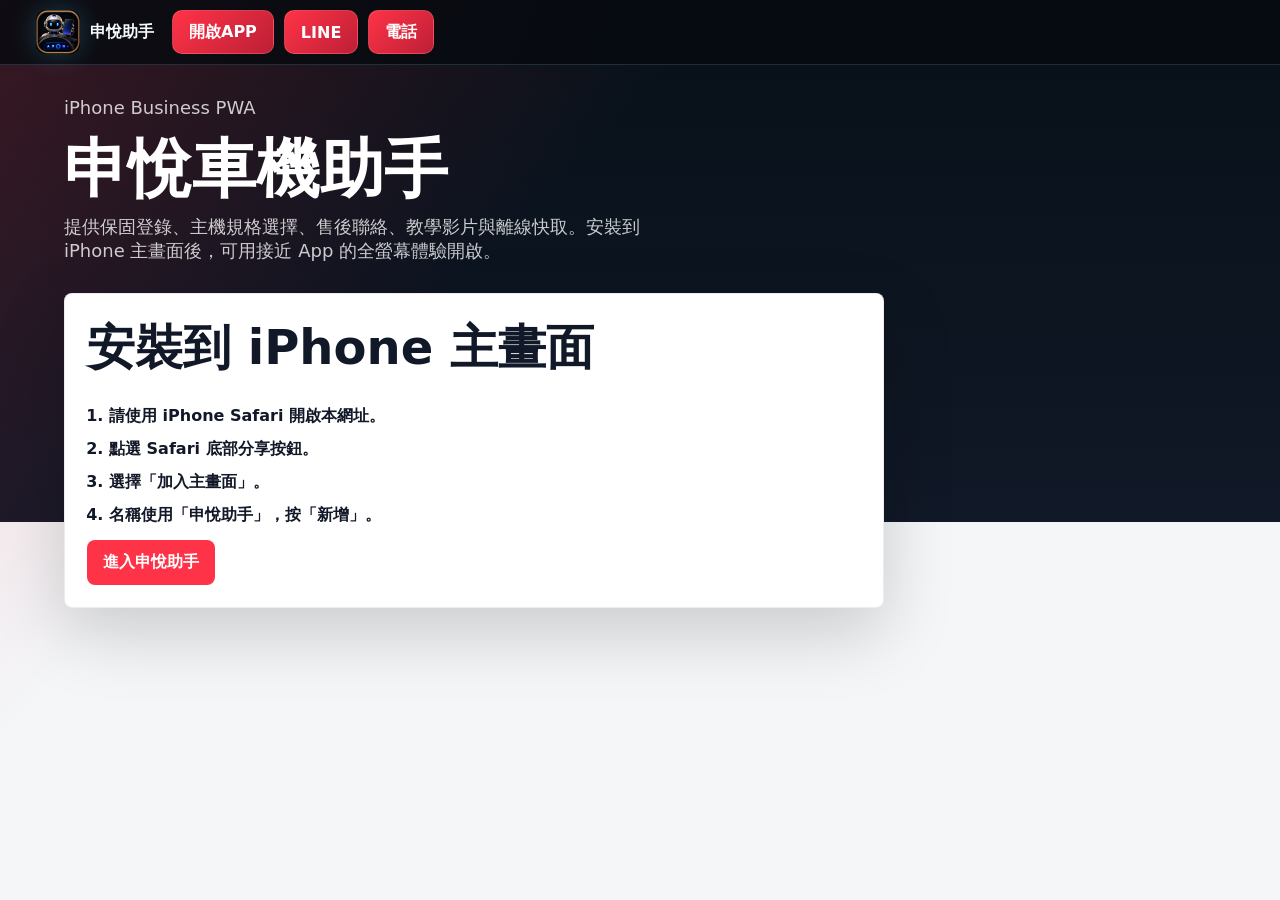
<file: install-ios.html>
<!DOCTYPE html>
<html lang="zh-Hant">
<head>
  <meta charset="UTF-8">
  <meta name="viewport" content="width=device-width, initial-scale=1.0, viewport-fit=cover">
  <meta name="theme-color" content="#071018">
  <meta name="apple-mobile-web-app-capable" content="yes">
  <meta name="apple-mobile-web-app-status-bar-style" content="black-translucent">
  <meta name="apple-mobile-web-app-title" content="申悅助手">
  <meta name="description" content="申悅車機助手 iPhone 商業版安裝說明。">
  <title>申悅助手 iPhone 安裝</title>
  <link rel="manifest" href="manifest.webmanifest">
  <link rel="apple-touch-icon" href="assets/app-logo.png">
  <link rel="stylesheet" href="styles.css">
</head>
<body class="ios-install-page">
  <header class="app-header">
    <a class="brand" href="index.html" aria-label="回到申悅車機助手">
      <span><img src="assets/app-logo.png" alt=""></span>
      <strong>申悅助手</strong>
    </a>
    <div class="header-actions">
      <a href="index.html">開啟APP</a>
      <a href="https://line.me/R/ti/p/@585eeefp" target="_blank" rel="noopener">LINE</a>
      <a href="tel:0970117708">電話</a>
    </div>
  </header>

  <main class="ios-install">
    <section class="ios-install-hero">
      <p>iPhone Business PWA</p>
      <h1>申悅車機助手</h1>
      <p>提供保固登錄、主機規格選擇、售後聯絡、教學影片與離線快取。安裝到 iPhone 主畫面後，可用接近 App 的全螢幕體驗開啟。</p>
    </section>

    <section class="ios-install-card">
      <h2>安裝到 iPhone 主畫面</h2>
      <ol>
        <li>請使用 iPhone Safari 開啟本網址。</li>
        <li>點選 Safari 底部分享按鈕。</li>
        <li>選擇「加入主畫面」。</li>
        <li>名稱使用「申悅助手」，按「新增」。</li>
      </ol>
      <a href="index.html">進入申悅助手</a>
    </section>
  </main>
</body>
</html>
</file>
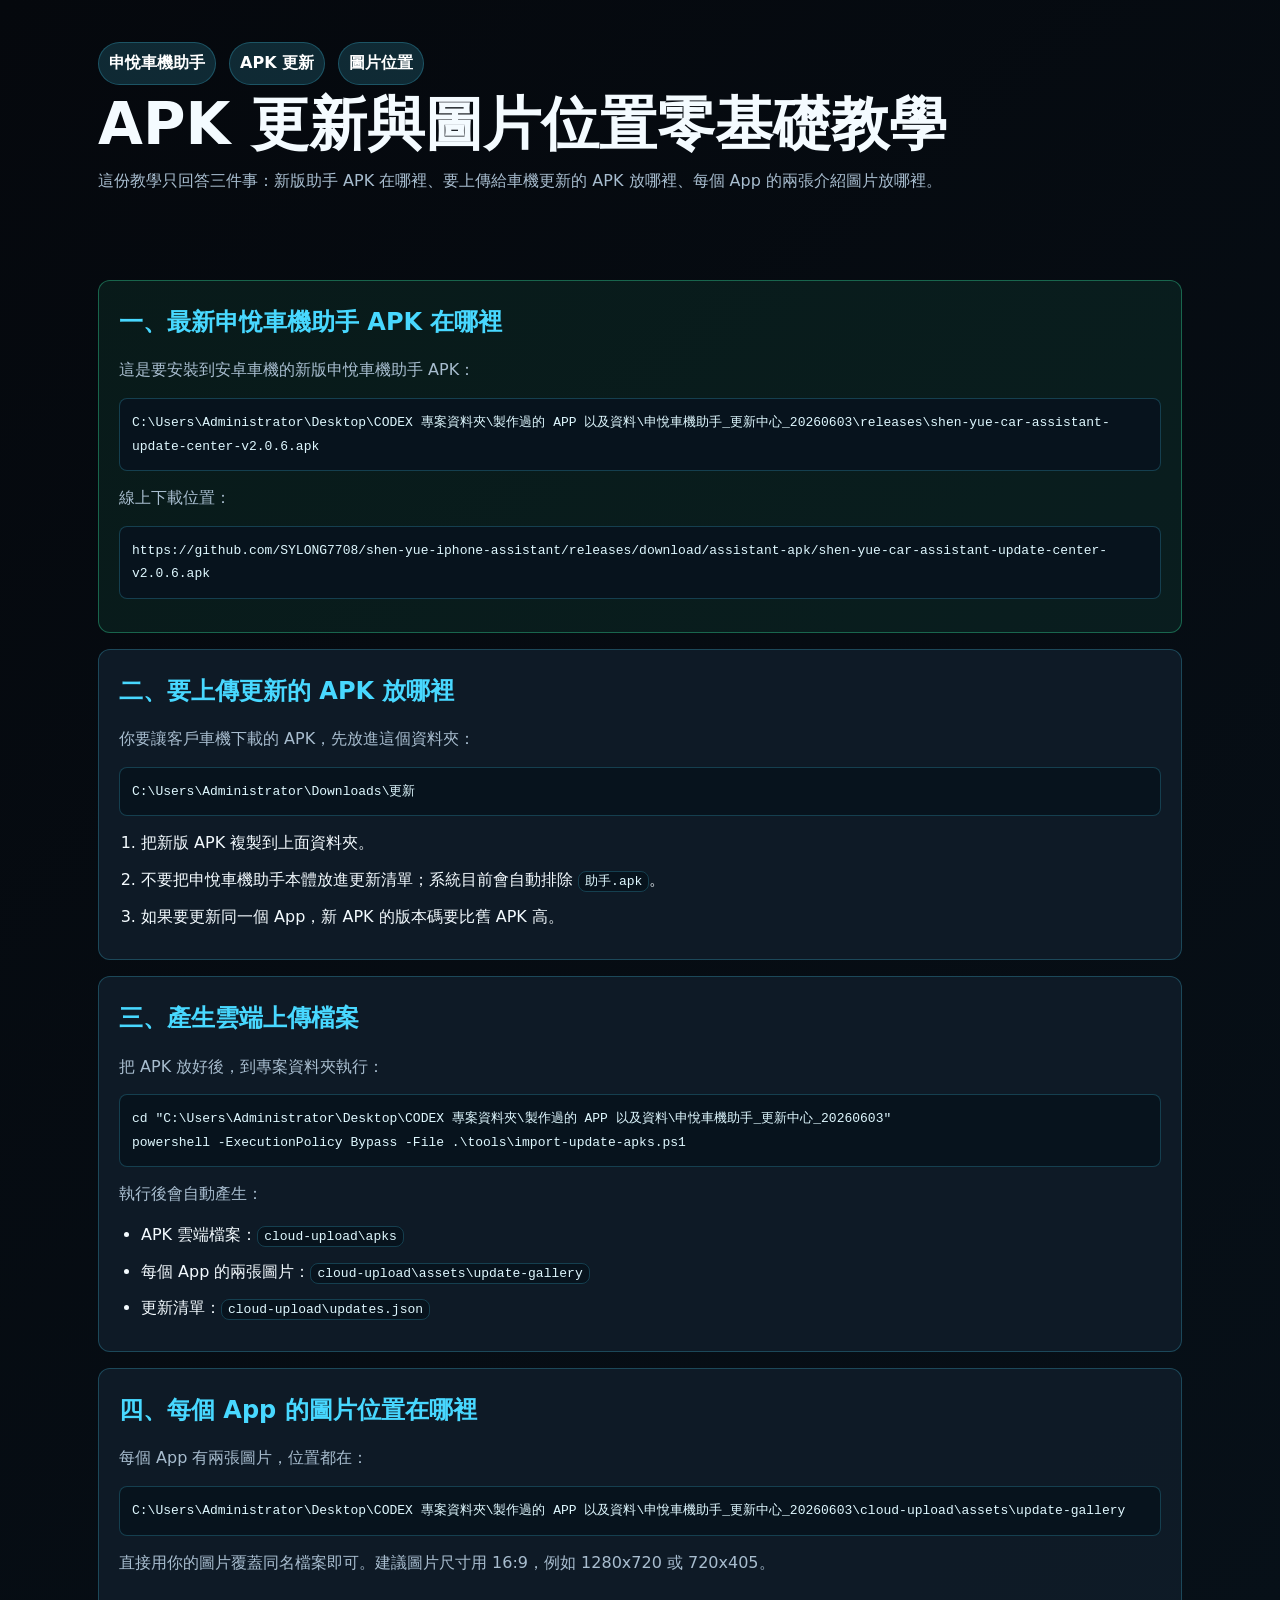
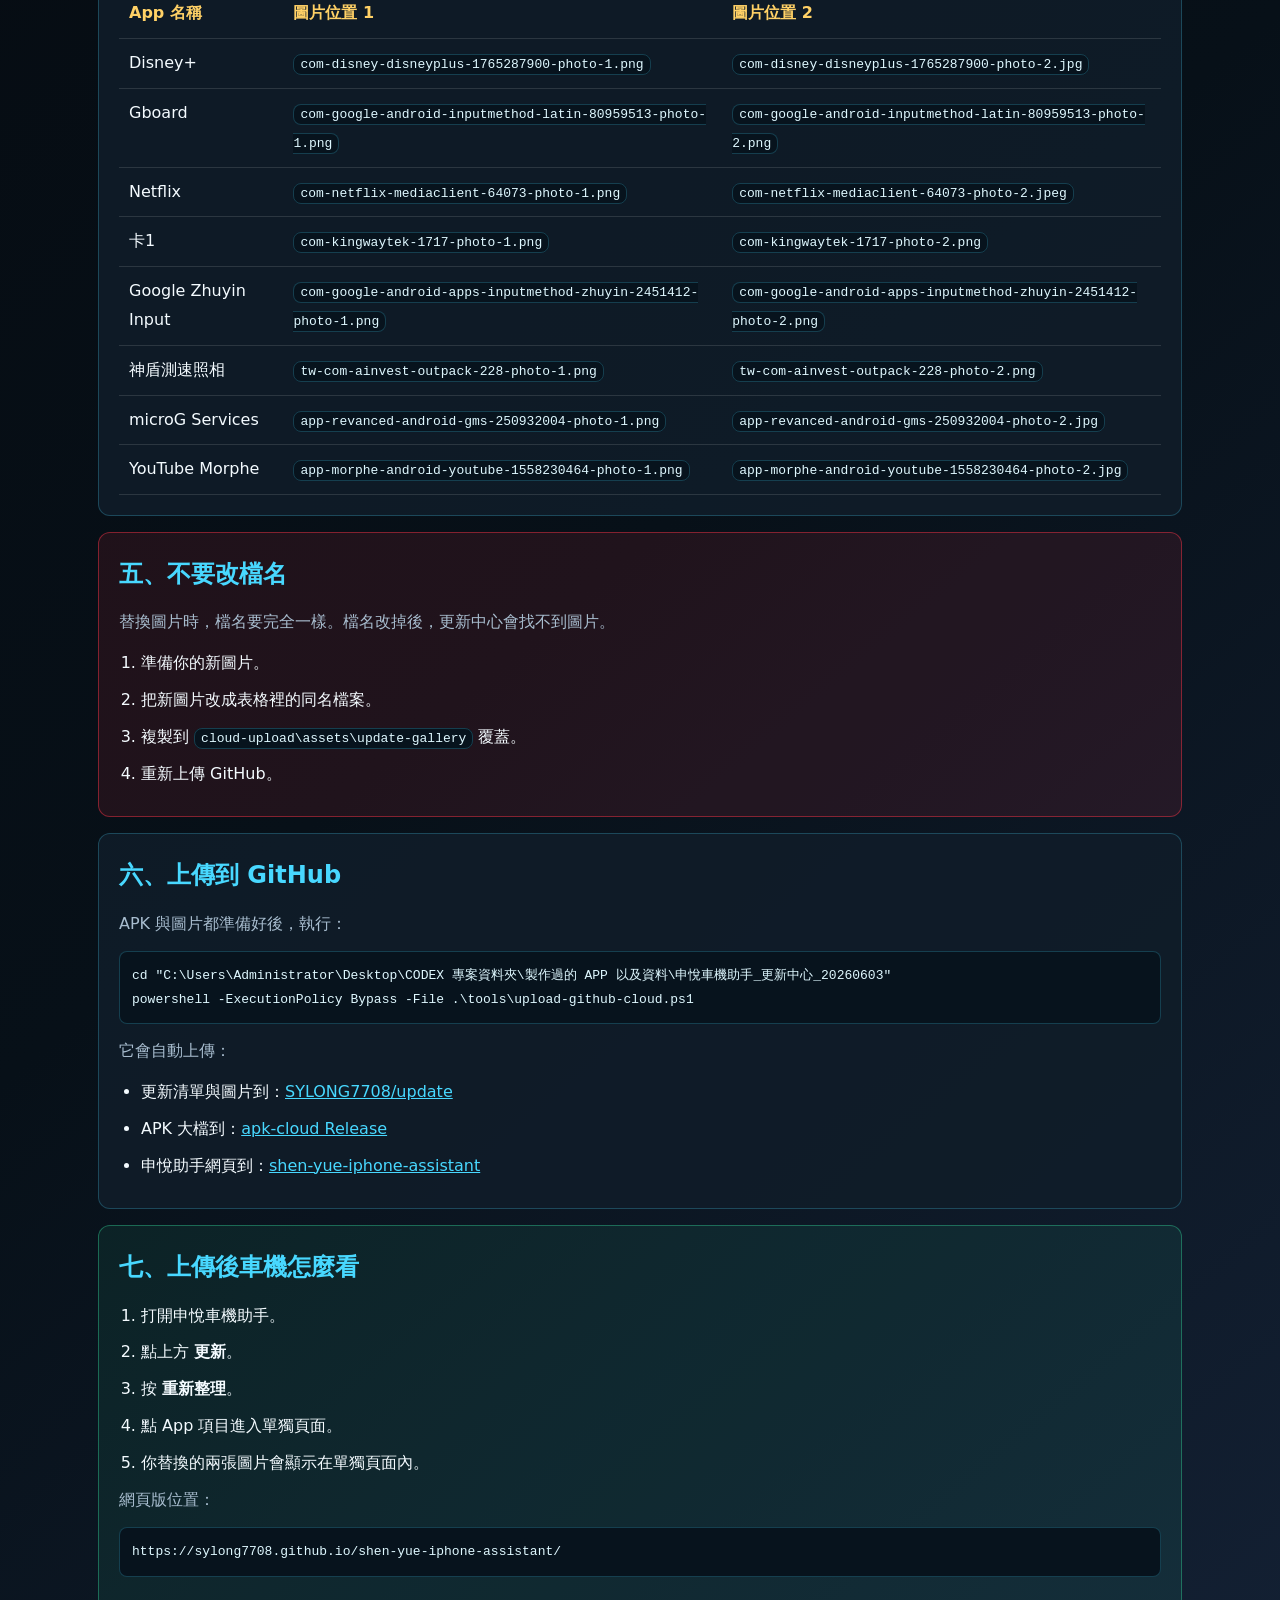
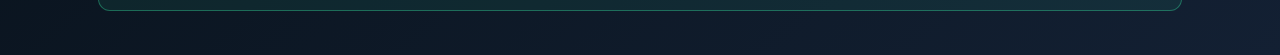
<file: docs/apk-update-image-guide.html>
<!DOCTYPE html>
<html lang="zh-Hant">
<head>
  <meta charset="UTF-8">
  <meta name="viewport" content="width=device-width, initial-scale=1.0">
  <title>申悅車機助手 APK 更新與圖片位置教學</title>
  <style>
    :root {
      --bg: #071018;
      --panel: #101d2a;
      --ink: #f4fbff;
      --muted: #a8bdcf;
      --line: rgba(72, 216, 255, .24);
      --cyan: #48d8ff;
      --red: #ff3347;
      --gold: #ffd166;
      --green: #35e7a4;
    }
    * { box-sizing: border-box; }
    body {
      margin: 0;
      color: var(--ink);
      background: linear-gradient(140deg, #05080d, var(--bg) 62%, #132033);
      font-family: system-ui, -apple-system, BlinkMacSystemFont, "Segoe UI", "Noto Sans TC", sans-serif;
      line-height: 1.8;
    }
    header, main { max-width: 1120px; margin: 0 auto; padding: 28px 18px; }
    header { padding-top: 42px; }
    h1 { margin: 0 0 12px; font-size: clamp(32px, 6vw, 58px); line-height: 1.08; }
    h2 { margin: 0 0 12px; color: var(--cyan); }
    h3 { margin: 16px 0 8px; }
    p { margin: 0 0 12px; color: var(--muted); }
    section {
      margin: 16px 0;
      padding: 20px;
      background: rgba(16, 29, 42, .88);
      border: 1px solid var(--line);
      border-radius: 12px;
    }
    .badge {
      display: inline-block;
      margin: 0 8px 8px 0;
      padding: 6px 10px;
      color: #fff;
      background: rgba(72, 216, 255, .16);
      border: 1px solid var(--line);
      border-radius: 999px;
      font-weight: 800;
    }
    .ok { border-color: rgba(53, 231, 164, .36); background: rgba(53, 231, 164, .08); }
    .warn { border-color: rgba(255, 51, 71, .45); background: rgba(255, 51, 71, .1); }
    ol, ul { margin: 0; padding-left: 22px; }
    li { margin: 8px 0; }
    code, pre {
      color: #dff8ff;
      background: #07131d;
      border: 1px solid rgba(72, 216, 255, .22);
      border-radius: 8px;
    }
    code { padding: 2px 6px; }
    pre { padding: 12px; overflow-x: auto; white-space: pre-wrap; }
    table { width: 100%; border-collapse: collapse; margin-top: 10px; }
    th, td { padding: 10px; border-bottom: 1px solid rgba(255,255,255,.12); text-align: left; vertical-align: top; }
    th { color: var(--gold); }
    a { color: var(--cyan); }
  </style>
</head>
<body>
  <header>
    <span class="badge">申悅車機助手</span>
    <span class="badge">APK 更新</span>
    <span class="badge">圖片位置</span>
    <h1>APK 更新與圖片位置零基礎教學</h1>
    <p>這份教學只回答三件事：新版助手 APK 在哪裡、要上傳給車機更新的 APK 放哪裡、每個 App 的兩張介紹圖片放哪裡。</p>
  </header>

  <main>
    <section class="ok">
      <h2>一、最新申悅車機助手 APK 在哪裡</h2>
      <p>這是要安裝到安卓車機的新版申悅車機助手 APK：</p>
      <pre>C:\Users\Administrator\Desktop\CODEX 專案資料夾\製作過的 APP 以及資料\申悅車機助手_更新中心_20260603\releases\shen-yue-car-assistant-update-center-v2.0.6.apk</pre>
      <p>線上下載位置：</p>
      <pre>https://github.com/SYLONG7708/shen-yue-iphone-assistant/releases/download/assistant-apk/shen-yue-car-assistant-update-center-v2.0.6.apk</pre>
    </section>

    <section>
      <h2>二、要上傳更新的 APK 放哪裡</h2>
      <p>你要讓客戶車機下載的 APK，先放進這個資料夾：</p>
      <pre>C:\Users\Administrator\Downloads\更新</pre>
      <ol>
        <li>把新版 APK 複製到上面資料夾。</li>
        <li>不要把申悅車機助手本體放進更新清單；系統目前會自動排除 <code>助手.apk</code>。</li>
        <li>如果要更新同一個 App，新 APK 的版本碼要比舊 APK 高。</li>
      </ol>
    </section>

    <section>
      <h2>三、產生雲端上傳檔案</h2>
      <p>把 APK 放好後，到專案資料夾執行：</p>
      <pre>cd "C:\Users\Administrator\Desktop\CODEX 專案資料夾\製作過的 APP 以及資料\申悅車機助手_更新中心_20260603"
powershell -ExecutionPolicy Bypass -File .\tools\import-update-apks.ps1</pre>
      <p>執行後會自動產生：</p>
      <ul>
        <li>APK 雲端檔案：<code>cloud-upload\apks</code></li>
        <li>每個 App 的兩張圖片：<code>cloud-upload\assets\update-gallery</code></li>
        <li>更新清單：<code>cloud-upload\updates.json</code></li>
      </ul>
    </section>

    <section>
      <h2>四、每個 App 的圖片位置在哪裡</h2>
      <p>每個 App 有兩張圖片，位置都在：</p>
      <pre>C:\Users\Administrator\Desktop\CODEX 專案資料夾\製作過的 APP 以及資料\申悅車機助手_更新中心_20260603\cloud-upload\assets\update-gallery</pre>
      <p>直接用你的圖片覆蓋同名檔案即可。建議圖片尺寸用 16:9，例如 1280x720 或 720x405。</p>
      <table>
        <thead>
          <tr>
            <th>App 名稱</th>
            <th>圖片位置 1</th>
            <th>圖片位置 2</th>
          </tr>
        </thead>
        <tbody>
          <tr><td>Disney+</td><td><code>com-disney-disneyplus-1765287900-photo-1.png</code></td><td><code>com-disney-disneyplus-1765287900-photo-2.jpg</code></td></tr>
          <tr><td>Gboard</td><td><code>com-google-android-inputmethod-latin-80959513-photo-1.png</code></td><td><code>com-google-android-inputmethod-latin-80959513-photo-2.png</code></td></tr>
          <tr><td>Netflix</td><td><code>com-netflix-mediaclient-64073-photo-1.png</code></td><td><code>com-netflix-mediaclient-64073-photo-2.jpeg</code></td></tr>
          <tr><td>卡1</td><td><code>com-kingwaytek-1717-photo-1.png</code></td><td><code>com-kingwaytek-1717-photo-2.png</code></td></tr>
          <tr><td>Google Zhuyin Input</td><td><code>com-google-android-apps-inputmethod-zhuyin-2451412-photo-1.png</code></td><td><code>com-google-android-apps-inputmethod-zhuyin-2451412-photo-2.png</code></td></tr>
          <tr><td>神盾測速照相</td><td><code>tw-com-ainvest-outpack-228-photo-1.png</code></td><td><code>tw-com-ainvest-outpack-228-photo-2.png</code></td></tr>
          <tr><td>microG Services</td><td><code>app-revanced-android-gms-250932004-photo-1.png</code></td><td><code>app-revanced-android-gms-250932004-photo-2.jpg</code></td></tr>
          <tr><td>YouTube Morphe</td><td><code>app-morphe-android-youtube-1558230464-photo-1.png</code></td><td><code>app-morphe-android-youtube-1558230464-photo-2.jpg</code></td></tr>
        </tbody>
      </table>
    </section>

    <section class="warn">
      <h2>五、不要改檔名</h2>
      <p>替換圖片時，檔名要完全一樣。檔名改掉後，更新中心會找不到圖片。</p>
      <ol>
        <li>準備你的新圖片。</li>
        <li>把新圖片改成表格裡的同名檔案。</li>
        <li>複製到 <code>cloud-upload\assets\update-gallery</code> 覆蓋。</li>
        <li>重新上傳 GitHub。</li>
      </ol>
    </section>

    <section>
      <h2>六、上傳到 GitHub</h2>
      <p>APK 與圖片都準備好後，執行：</p>
      <pre>cd "C:\Users\Administrator\Desktop\CODEX 專案資料夾\製作過的 APP 以及資料\申悅車機助手_更新中心_20260603"
powershell -ExecutionPolicy Bypass -File .\tools\upload-github-cloud.ps1</pre>
      <p>它會自動上傳：</p>
      <ul>
        <li>更新清單與圖片到：<a href="https://github.com/SYLONG7708/update">SYLONG7708/update</a></li>
        <li>APK 大檔到：<a href="https://github.com/SYLONG7708/update/releases/tag/apk-cloud">apk-cloud Release</a></li>
        <li>申悅助手網頁到：<a href="https://github.com/SYLONG7708/shen-yue-iphone-assistant">shen-yue-iphone-assistant</a></li>
      </ul>
    </section>

    <section class="ok">
      <h2>七、上傳後車機怎麼看</h2>
      <ol>
        <li>打開申悅車機助手。</li>
        <li>點上方 <strong>更新</strong>。</li>
        <li>按 <strong>重新整理</strong>。</li>
        <li>點 App 項目進入單獨頁面。</li>
        <li>你替換的兩張圖片會顯示在單獨頁面內。</li>
      </ol>
      <p>網頁版位置：</p>
      <pre>https://sylong7708.github.io/shen-yue-iphone-assistant/</pre>
    </section>
  </main>
</body>
</html>
</file>
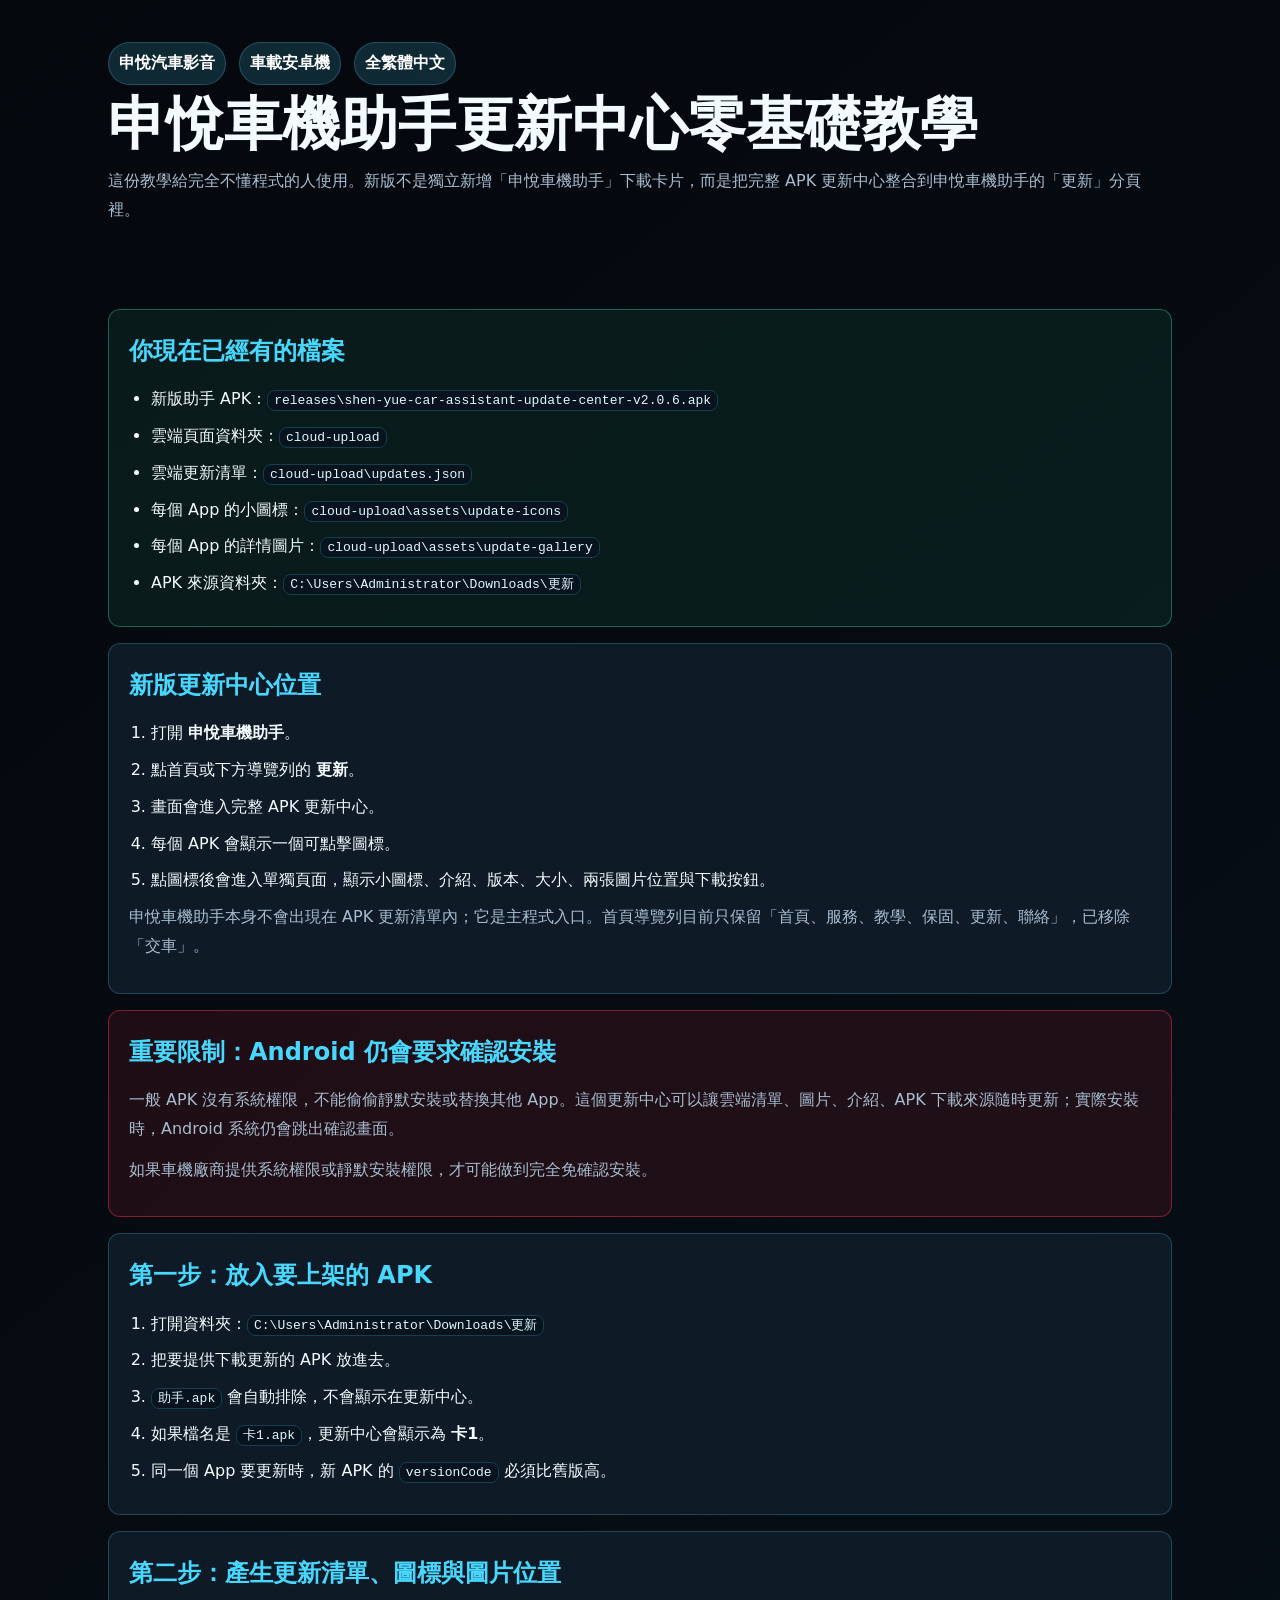
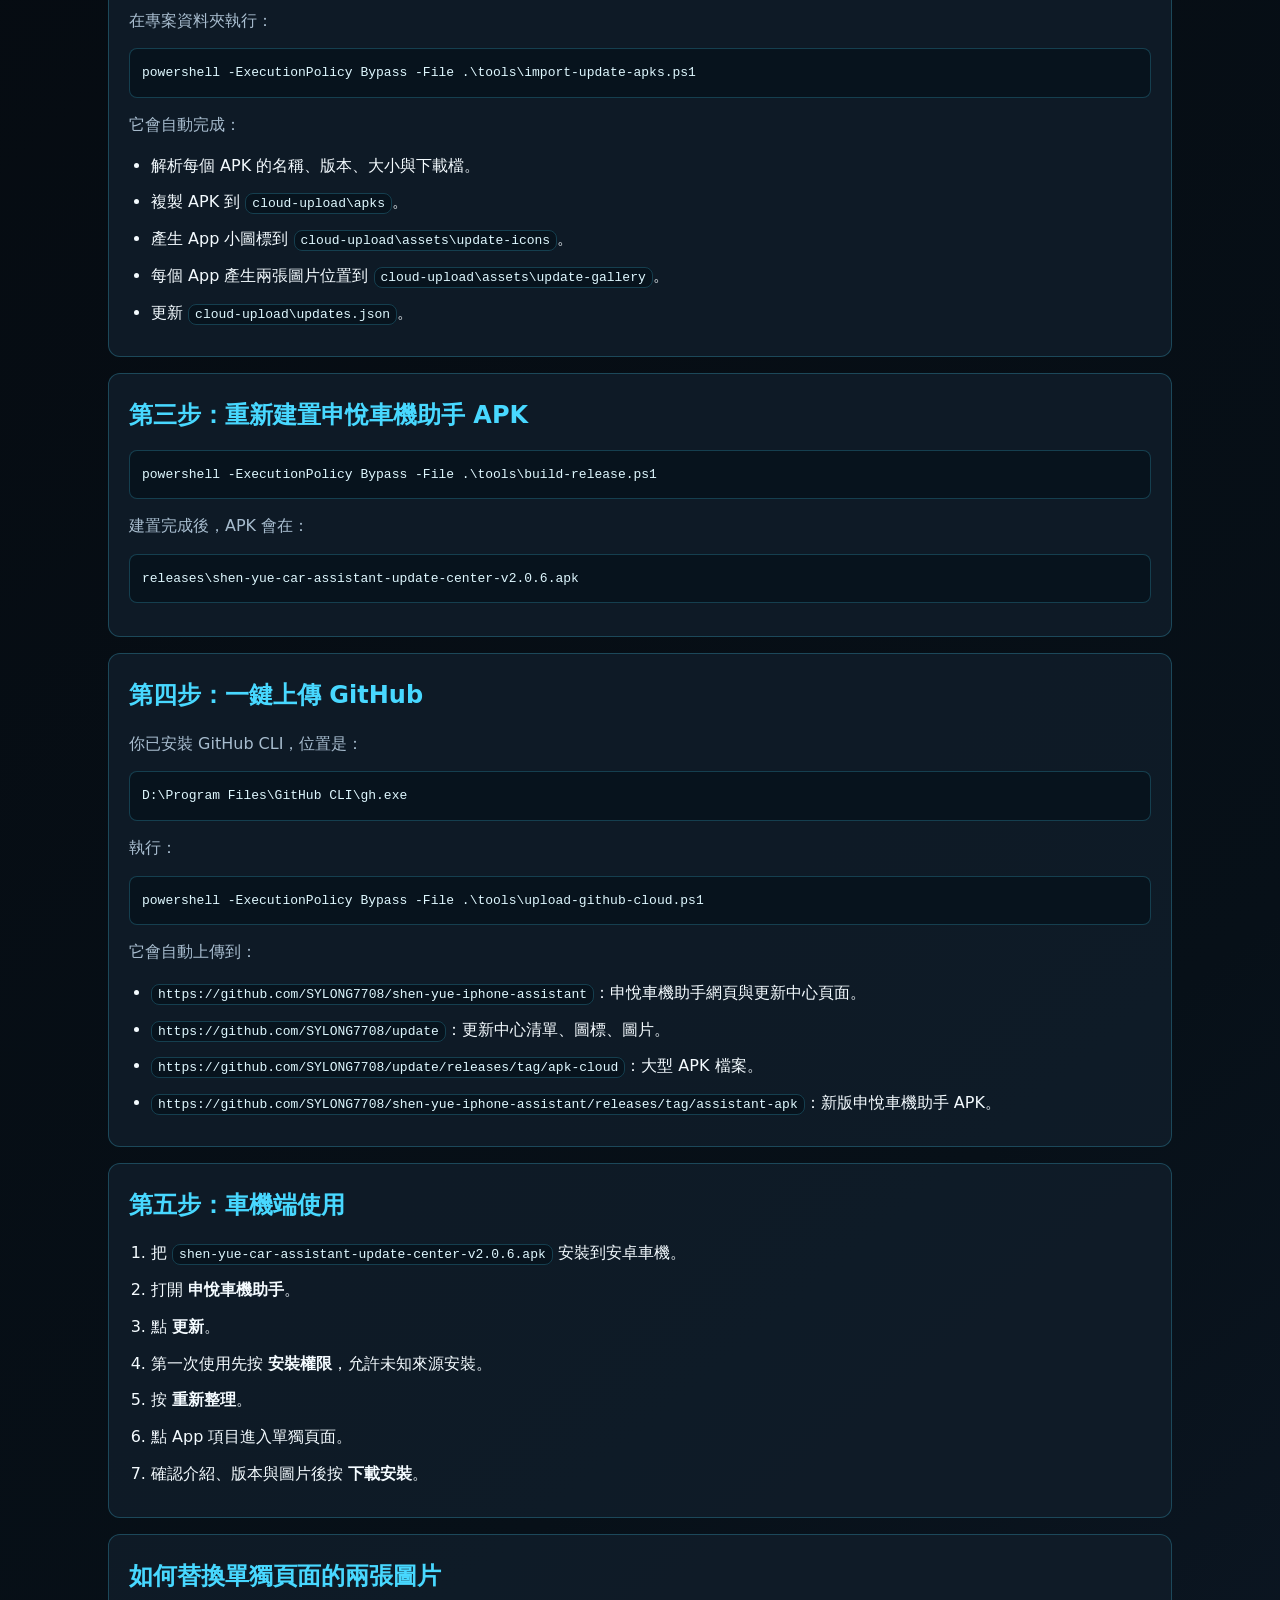
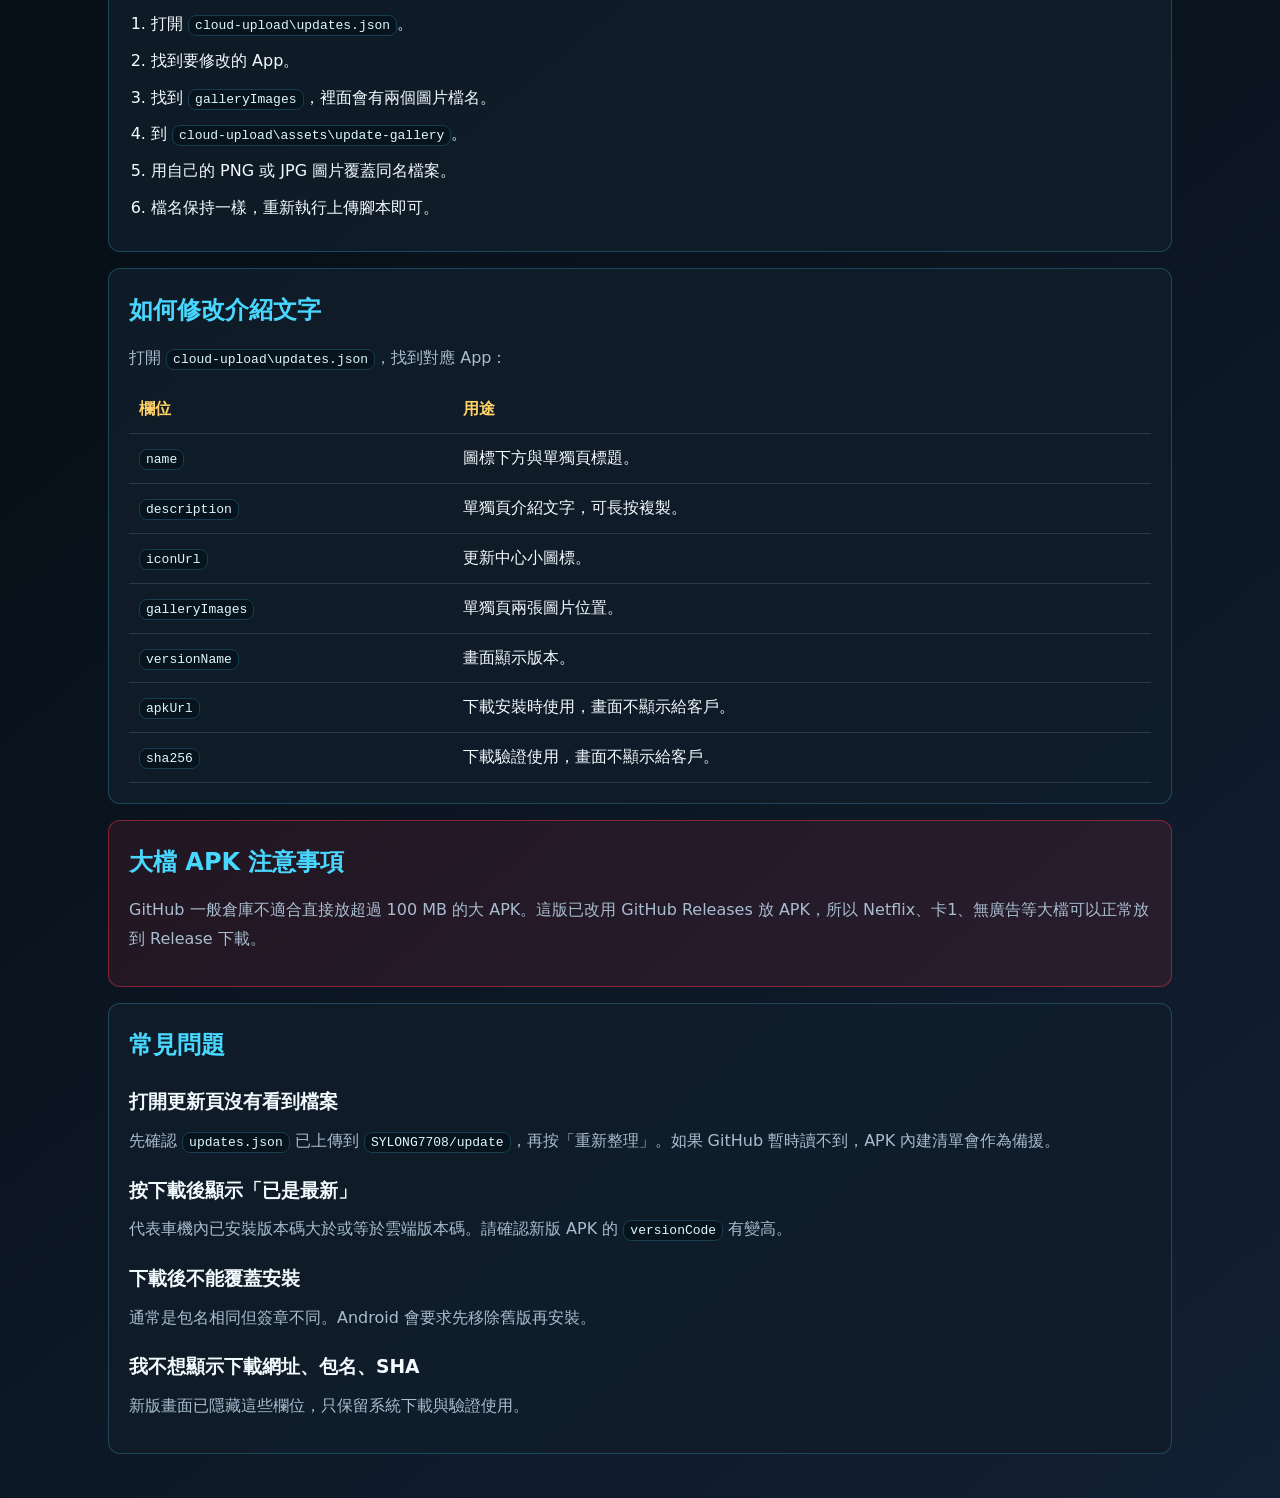
<file: docs/shen-yue-update-center-guide.html>
<!DOCTYPE html>
<html lang="zh-Hant">
<head>
  <meta charset="UTF-8">
  <meta name="viewport" content="width=device-width, initial-scale=1.0">
  <title>申悅車機助手更新中心零基礎教學</title>
  <style>
    :root {
      --bg: #071018;
      --panel: #101d2a;
      --ink: #f4fbff;
      --muted: #a8bdcf;
      --line: rgba(72, 216, 255, .24);
      --cyan: #48d8ff;
      --red: #ff3347;
      --gold: #ffd166;
    }
    * { box-sizing: border-box; }
    body {
      margin: 0;
      color: var(--ink);
      background: linear-gradient(140deg, #05080d, var(--bg) 62%, #132033);
      font-family: system-ui, -apple-system, BlinkMacSystemFont, "Segoe UI", "Noto Sans TC", sans-serif;
      line-height: 1.8;
    }
    header, main { max-width: 1100px; margin: 0 auto; padding: 28px 18px; }
    header { padding-top: 42px; }
    h1 { margin: 0 0 12px; font-size: clamp(32px, 6vw, 58px); line-height: 1.08; }
    h2 { margin: 0 0 12px; color: var(--cyan); }
    h3 { margin: 18px 0 8px; }
    p { margin: 0 0 12px; color: var(--muted); }
    section {
      margin: 16px 0;
      padding: 20px;
      background: rgba(16, 29, 42, .88);
      border: 1px solid var(--line);
      border-radius: 12px;
    }
    .badge {
      display: inline-block;
      margin: 0 8px 8px 0;
      padding: 6px 10px;
      color: #fff;
      background: rgba(72, 216, 255, .16);
      border: 1px solid var(--line);
      border-radius: 999px;
      font-weight: 800;
    }
    .warn { border-color: rgba(255, 51, 71, .45); background: rgba(255, 51, 71, .1); }
    .ok { border-color: rgba(53, 231, 164, .36); background: rgba(53, 231, 164, .08); }
    ol, ul { margin: 0; padding-left: 22px; }
    li { margin: 8px 0; }
    code, pre {
      color: #dff8ff;
      background: #07131d;
      border: 1px solid rgba(72, 216, 255, .22);
      border-radius: 8px;
    }
    code { padding: 2px 6px; }
    pre { padding: 12px; overflow-x: auto; }
    a { color: var(--cyan); }
    table { width: 100%; border-collapse: collapse; margin-top: 10px; }
    th, td { padding: 10px; border-bottom: 1px solid rgba(255,255,255,.12); text-align: left; vertical-align: top; }
    th { color: var(--gold); }
  </style>
</head>
<body>
  <header>
    <span class="badge">申悅汽車影音</span>
    <span class="badge">車載安卓機</span>
    <span class="badge">全繁體中文</span>
    <h1>申悅車機助手更新中心零基礎教學</h1>
    <p>這份教學給完全不懂程式的人使用。新版不是獨立新增「申悅車機助手」下載卡片，而是把完整 APK 更新中心整合到申悅車機助手的「更新」分頁裡。</p>
  </header>

  <main>
    <section class="ok">
      <h2>你現在已經有的檔案</h2>
      <ul>
        <li>新版助手 APK：<code>releases\shen-yue-car-assistant-update-center-v2.0.6.apk</code></li>
        <li>雲端頁面資料夾：<code>cloud-upload</code></li>
        <li>雲端更新清單：<code>cloud-upload\updates.json</code></li>
        <li>每個 App 的小圖標：<code>cloud-upload\assets\update-icons</code></li>
        <li>每個 App 的詳情圖片：<code>cloud-upload\assets\update-gallery</code></li>
        <li>APK 來源資料夾：<code>C:\Users\Administrator\Downloads\更新</code></li>
      </ul>
    </section>

    <section>
      <h2>新版更新中心位置</h2>
      <ol>
        <li>打開 <strong>申悅車機助手</strong>。</li>
        <li>點首頁或下方導覽列的 <strong>更新</strong>。</li>
        <li>畫面會進入完整 APK 更新中心。</li>
        <li>每個 APK 會顯示一個可點擊圖標。</li>
        <li>點圖標後會進入單獨頁面，顯示小圖標、介紹、版本、大小、兩張圖片位置與下載按鈕。</li>
      </ol>
      <p>申悅車機助手本身不會出現在 APK 更新清單內；它是主程式入口。首頁導覽列目前只保留「首頁、服務、教學、保固、更新、聯絡」，已移除「交車」。</p>
    </section>

    <section class="warn">
      <h2>重要限制：Android 仍會要求確認安裝</h2>
      <p>一般 APK 沒有系統權限，不能偷偷靜默安裝或替換其他 App。這個更新中心可以讓雲端清單、圖片、介紹、APK 下載來源隨時更新；實際安裝時，Android 系統仍會跳出確認畫面。</p>
      <p>如果車機廠商提供系統權限或靜默安裝權限，才可能做到完全免確認安裝。</p>
    </section>

    <section>
      <h2>第一步：放入要上架的 APK</h2>
      <ol>
        <li>打開資料夾：<code>C:\Users\Administrator\Downloads\更新</code></li>
        <li>把要提供下載更新的 APK 放進去。</li>
        <li><code>助手.apk</code> 會自動排除，不會顯示在更新中心。</li>
        <li>如果檔名是 <code>卡1.apk</code>，更新中心會顯示為 <strong>卡1</strong>。</li>
        <li>同一個 App 要更新時，新 APK 的 <code>versionCode</code> 必須比舊版高。</li>
      </ol>
    </section>

    <section>
      <h2>第二步：產生更新清單、圖標與圖片位置</h2>
      <p>在專案資料夾執行：</p>
      <pre>powershell -ExecutionPolicy Bypass -File .\tools\import-update-apks.ps1</pre>
      <p>它會自動完成：</p>
      <ul>
        <li>解析每個 APK 的名稱、版本、大小與下載檔。</li>
        <li>複製 APK 到 <code>cloud-upload\apks</code>。</li>
        <li>產生 App 小圖標到 <code>cloud-upload\assets\update-icons</code>。</li>
        <li>每個 App 產生兩張圖片位置到 <code>cloud-upload\assets\update-gallery</code>。</li>
        <li>更新 <code>cloud-upload\updates.json</code>。</li>
      </ul>
    </section>

    <section>
      <h2>第三步：重新建置申悅車機助手 APK</h2>
      <pre>powershell -ExecutionPolicy Bypass -File .\tools\build-release.ps1</pre>
      <p>建置完成後，APK 會在：</p>
      <pre>releases\shen-yue-car-assistant-update-center-v2.0.6.apk</pre>
    </section>

    <section>
      <h2>第四步：一鍵上傳 GitHub</h2>
      <p>你已安裝 GitHub CLI，位置是：</p>
      <pre>D:\Program Files\GitHub CLI\gh.exe</pre>
      <p>執行：</p>
      <pre>powershell -ExecutionPolicy Bypass -File .\tools\upload-github-cloud.ps1</pre>
      <p>它會自動上傳到：</p>
      <ul>
        <li><code>https://github.com/SYLONG7708/shen-yue-iphone-assistant</code>：申悅車機助手網頁與更新中心頁面。</li>
        <li><code>https://github.com/SYLONG7708/update</code>：更新中心清單、圖標、圖片。</li>
        <li><code>https://github.com/SYLONG7708/update/releases/tag/apk-cloud</code>：大型 APK 檔案。</li>
        <li><code>https://github.com/SYLONG7708/shen-yue-iphone-assistant/releases/tag/assistant-apk</code>：新版申悅車機助手 APK。</li>
      </ul>
    </section>

    <section>
      <h2>第五步：車機端使用</h2>
      <ol>
        <li>把 <code>shen-yue-car-assistant-update-center-v2.0.6.apk</code> 安裝到安卓車機。</li>
        <li>打開 <strong>申悅車機助手</strong>。</li>
        <li>點 <strong>更新</strong>。</li>
        <li>第一次使用先按 <strong>安裝權限</strong>，允許未知來源安裝。</li>
        <li>按 <strong>重新整理</strong>。</li>
        <li>點 App 項目進入單獨頁面。</li>
        <li>確認介紹、版本與圖片後按 <strong>下載安裝</strong>。</li>
      </ol>
    </section>

    <section>
      <h2>如何替換單獨頁面的兩張圖片</h2>
      <ol>
        <li>打開 <code>cloud-upload\updates.json</code>。</li>
        <li>找到要修改的 App。</li>
        <li>找到 <code>galleryImages</code>，裡面會有兩個圖片檔名。</li>
        <li>到 <code>cloud-upload\assets\update-gallery</code>。</li>
        <li>用自己的 PNG 或 JPG 圖片覆蓋同名檔案。</li>
        <li>檔名保持一樣，重新執行上傳腳本即可。</li>
      </ol>
    </section>

    <section>
      <h2>如何修改介紹文字</h2>
      <p>打開 <code>cloud-upload\updates.json</code>，找到對應 App：</p>
      <table>
        <thead><tr><th>欄位</th><th>用途</th></tr></thead>
        <tbody>
          <tr><td><code>name</code></td><td>圖標下方與單獨頁標題。</td></tr>
          <tr><td><code>description</code></td><td>單獨頁介紹文字，可長按複製。</td></tr>
          <tr><td><code>iconUrl</code></td><td>更新中心小圖標。</td></tr>
          <tr><td><code>galleryImages</code></td><td>單獨頁兩張圖片位置。</td></tr>
          <tr><td><code>versionName</code></td><td>畫面顯示版本。</td></tr>
          <tr><td><code>apkUrl</code></td><td>下載安裝時使用，畫面不顯示給客戶。</td></tr>
          <tr><td><code>sha256</code></td><td>下載驗證使用，畫面不顯示給客戶。</td></tr>
        </tbody>
      </table>
    </section>

    <section class="warn">
      <h2>大檔 APK 注意事項</h2>
      <p>GitHub 一般倉庫不適合直接放超過 100 MB 的大 APK。這版已改用 GitHub Releases 放 APK，所以 Netflix、卡1、無廣告等大檔可以正常放到 Release 下載。</p>
    </section>

    <section>
      <h2>常見問題</h2>
      <h3>打開更新頁沒有看到檔案</h3>
      <p>先確認 <code>updates.json</code> 已上傳到 <code>SYLONG7708/update</code>，再按「重新整理」。如果 GitHub 暫時讀不到，APK 內建清單會作為備援。</p>
      <h3>按下載後顯示「已是最新」</h3>
      <p>代表車機內已安裝版本碼大於或等於雲端版本碼。請確認新版 APK 的 <code>versionCode</code> 有變高。</p>
      <h3>下載後不能覆蓋安裝</h3>
      <p>通常是包名相同但簽章不同。Android 會要求先移除舊版再安裝。</p>
      <h3>我不想顯示下載網址、包名、SHA</h3>
      <p>新版畫面已隱藏這些欄位，只保留系統下載與驗證使用。</p>
    </section>
  </main>
</body>
</html>
</file>
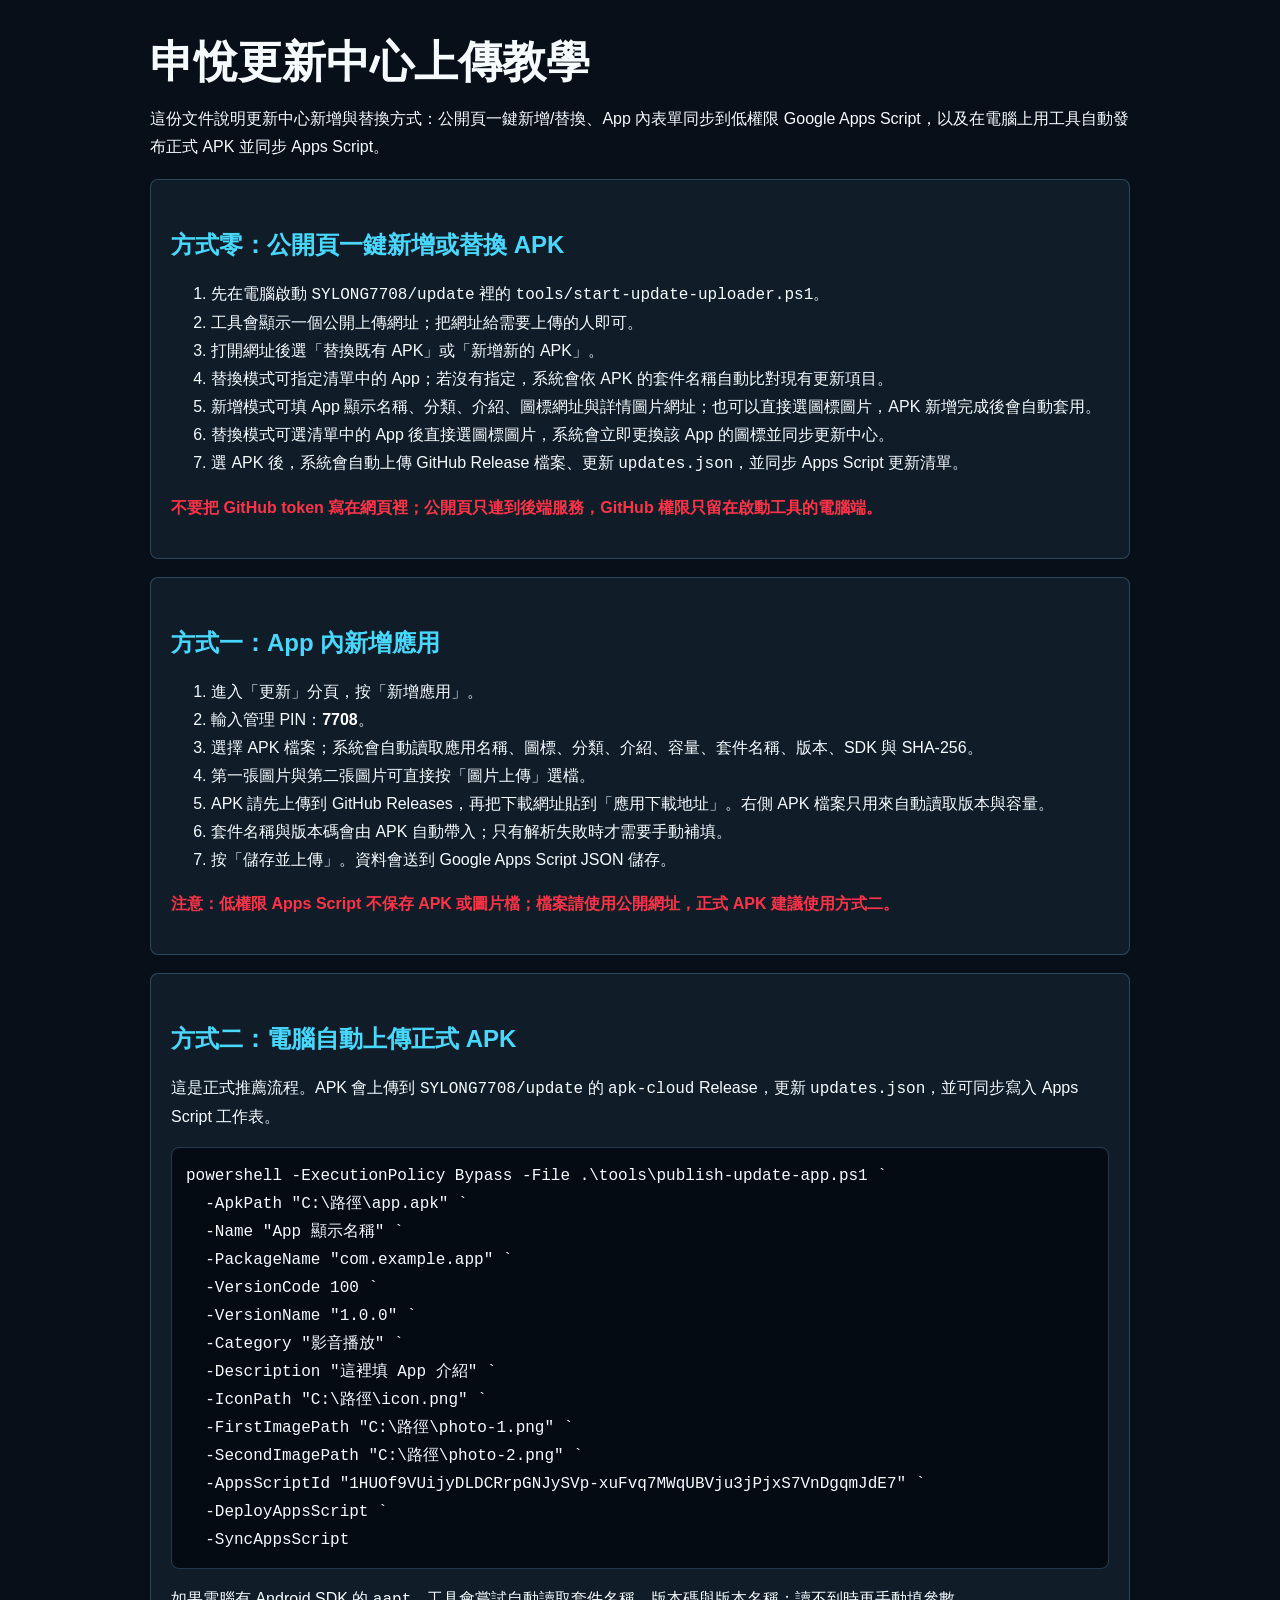
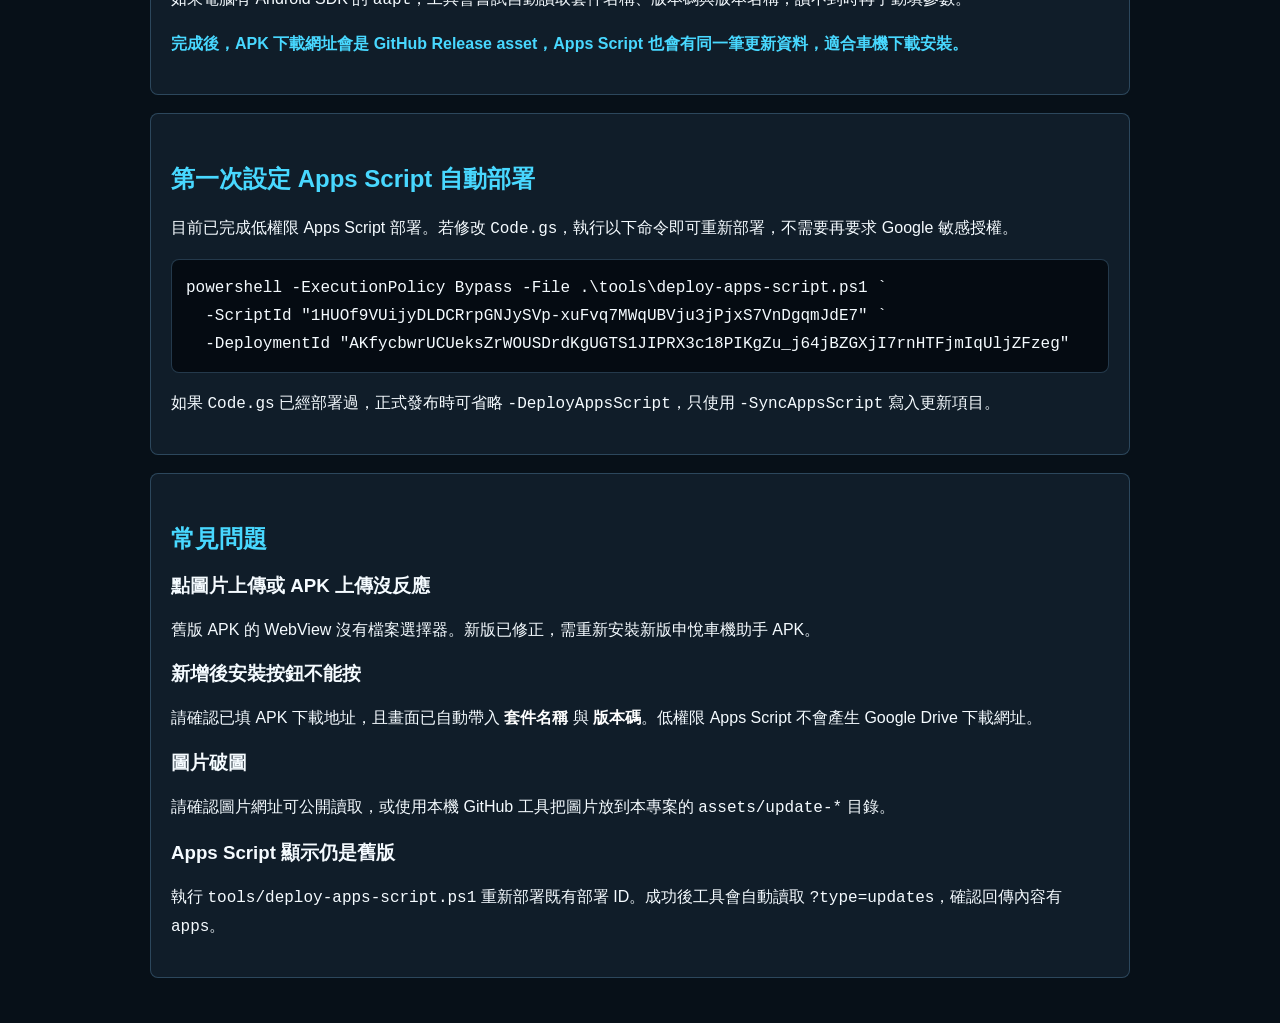
<file: docs/update-center-upload-guide.html>
<!doctype html>
<html lang="zh-Hant">
<head>
  <meta charset="utf-8">
  <meta name="viewport" content="width=device-width, initial-scale=1">
  <title>申悅更新中心上傳教學</title>
  <style>
    :root {
      color-scheme: dark;
      --bg: #071018;
      --panel: #101d29;
      --line: rgba(133, 206, 255, 0.24);
      --text: #f5fbff;
      --muted: #a9bdcb;
      --cyan: #48d8ff;
      --red: #ff3347;
    }
    * { box-sizing: border-box; }
    body {
      margin: 0;
      font-family: "Noto Sans TC", "Microsoft JhengHei", Arial, sans-serif;
      line-height: 1.75;
      color: var(--text);
      background: var(--bg);
    }
    main {
      width: min(980px, calc(100% - 28px));
      margin: 0 auto;
      padding: 34px 0 54px;
    }
    h1, h2, h3 { line-height: 1.25; }
    h1 { margin: 0 0 10px; font-size: clamp(28px, 5vw, 44px); }
    h2 { margin-top: 30px; color: var(--cyan); }
    section {
      margin-top: 18px;
      padding: 20px;
      background: var(--panel);
      border: 1px solid var(--line);
      border-radius: 8px;
    }
    code, pre {
      font-family: Consolas, "Cascadia Mono", monospace;
    }
    pre {
      overflow: auto;
      padding: 14px;
      background: #050b12;
      border: 1px solid var(--line);
      border-radius: 8px;
    }
    strong { color: #fff; }
    .warn { color: var(--red); font-weight: 900; }
    .ok { color: var(--cyan); font-weight: 900; }
  </style>
</head>
<body>
  <main>
    <h1>申悅更新中心上傳教學</h1>
    <p>這份文件說明更新中心新增與替換方式：公開頁一鍵新增/替換、App 內表單同步到低權限 Google Apps Script，以及在電腦上用工具自動發布正式 APK 並同步 Apps Script。</p>

    <section>
      <h2>方式零：公開頁一鍵新增或替換 APK</h2>
      <ol>
        <li>先在電腦啟動 <code>SYLONG7708/update</code> 裡的 <code>tools/start-update-uploader.ps1</code>。</li>
        <li>工具會顯示一個公開上傳網址；把網址給需要上傳的人即可。</li>
        <li>打開網址後選「替換既有 APK」或「新增新的 APK」。</li>
        <li>替換模式可指定清單中的 App；若沒有指定，系統會依 APK 的套件名稱自動比對現有更新項目。</li>
        <li>新增模式可填 App 顯示名稱、分類、介紹、圖標網址與詳情圖片網址；也可以直接選圖標圖片，APK 新增完成後會自動套用。</li>
        <li>替換模式可選清單中的 App 後直接選圖標圖片，系統會立即更換該 App 的圖標並同步更新中心。</li>
        <li>選 APK 後，系統會自動上傳 GitHub Release 檔案、更新 <code>updates.json</code>，並同步 Apps Script 更新清單。</li>
      </ol>
      <p class="warn">不要把 GitHub token 寫在網頁裡；公開頁只連到後端服務，GitHub 權限只留在啟動工具的電腦端。</p>
    </section>

    <section>
      <h2>方式一：App 內新增應用</h2>
      <ol>
        <li>進入「更新」分頁，按「新增應用」。</li>
        <li>輸入管理 PIN：<strong>7708</strong>。</li>
        <li>選擇 APK 檔案；系統會自動讀取應用名稱、圖標、分類、介紹、容量、套件名稱、版本、SDK 與 SHA-256。</li>
        <li>第一張圖片與第二張圖片可直接按「圖片上傳」選檔。</li>
        <li>APK 請先上傳到 GitHub Releases，再把下載網址貼到「應用下載地址」。右側 APK 檔案只用來自動讀取版本與容量。</li>
        <li>套件名稱與版本碼會由 APK 自動帶入；只有解析失敗時才需要手動補填。</li>
        <li>按「儲存並上傳」。資料會送到 Google Apps Script JSON 儲存。</li>
      </ol>
      <p class="warn">注意：低權限 Apps Script 不保存 APK 或圖片檔；檔案請使用公開網址，正式 APK 建議使用方式二。</p>
    </section>

    <section>
      <h2>方式二：電腦自動上傳正式 APK</h2>
      <p>這是正式推薦流程。APK 會上傳到 <code>SYLONG7708/update</code> 的 <code>apk-cloud</code> Release，更新 <code>updates.json</code>，並可同步寫入 Apps Script 工作表。</p>
      <pre><code>powershell -ExecutionPolicy Bypass -File .\tools\publish-update-app.ps1 `
  -ApkPath "C:\路徑\app.apk" `
  -Name "App 顯示名稱" `
  -PackageName "com.example.app" `
  -VersionCode 100 `
  -VersionName "1.0.0" `
  -Category "影音播放" `
  -Description "這裡填 App 介紹" `
  -IconPath "C:\路徑\icon.png" `
  -FirstImagePath "C:\路徑\photo-1.png" `
  -SecondImagePath "C:\路徑\photo-2.png" `
  -AppsScriptId "1HUOf9VUijyDLDCRrpGNJySVp-xuFvq7MWqUBVju3jPjxS7VnDgqmJdE7" `
  -DeployAppsScript `
  -SyncAppsScript</code></pre>
      <p>如果電腦有 Android SDK 的 <code>aapt</code>，工具會嘗試自動讀取套件名稱、版本碼與版本名稱；讀不到時再手動填參數。</p>
      <p class="ok">完成後，APK 下載網址會是 GitHub Release asset，Apps Script 也會有同一筆更新資料，適合車機下載安裝。</p>
    </section>

    <section>
      <h2>第一次設定 Apps Script 自動部署</h2>
      <p>目前已完成低權限 Apps Script 部署。若修改 <code>Code.gs</code>，執行以下命令即可重新部署，不需要再要求 Google 敏感授權。</p>
      <pre><code>powershell -ExecutionPolicy Bypass -File .\tools\deploy-apps-script.ps1 `
  -ScriptId "1HUOf9VUijyDLDCRrpGNJySVp-xuFvq7MWqUBVju3jPjxS7VnDgqmJdE7" `
  -DeploymentId "AKfycbwrUCUeksZrWOUSDrdKgUGTS1JIPRX3c18PIKgZu_j64jBZGXjI7rnHTFjmIqUljZFzeg"</code></pre>
      <p>如果 <code>Code.gs</code> 已經部署過，正式發布時可省略 <code>-DeployAppsScript</code>，只使用 <code>-SyncAppsScript</code> 寫入更新項目。</p>
    </section>

    <section>
      <h2>常見問題</h2>
      <h3>點圖片上傳或 APK 上傳沒反應</h3>
      <p>舊版 APK 的 WebView 沒有檔案選擇器。新版已修正，需重新安裝新版申悅車機助手 APK。</p>
      <h3>新增後安裝按鈕不能按</h3>
      <p>請確認已填 APK 下載地址，且畫面已自動帶入 <strong>套件名稱</strong> 與 <strong>版本碼</strong>。低權限 Apps Script 不會產生 Google Drive 下載網址。</p>
      <h3>圖片破圖</h3>
      <p>請確認圖片網址可公開讀取，或使用本機 GitHub 工具把圖片放到本專案的 <code>assets/update-*</code> 目錄。</p>
      <h3>Apps Script 顯示仍是舊版</h3>
      <p>執行 <code>tools/deploy-apps-script.ps1</code> 重新部署既有部署 ID。成功後工具會自動讀取 <code>?type=updates</code>，確認回傳內容有 <code>apps</code>。</p>
    </section>
  </main>
</body>
</html>
</file>
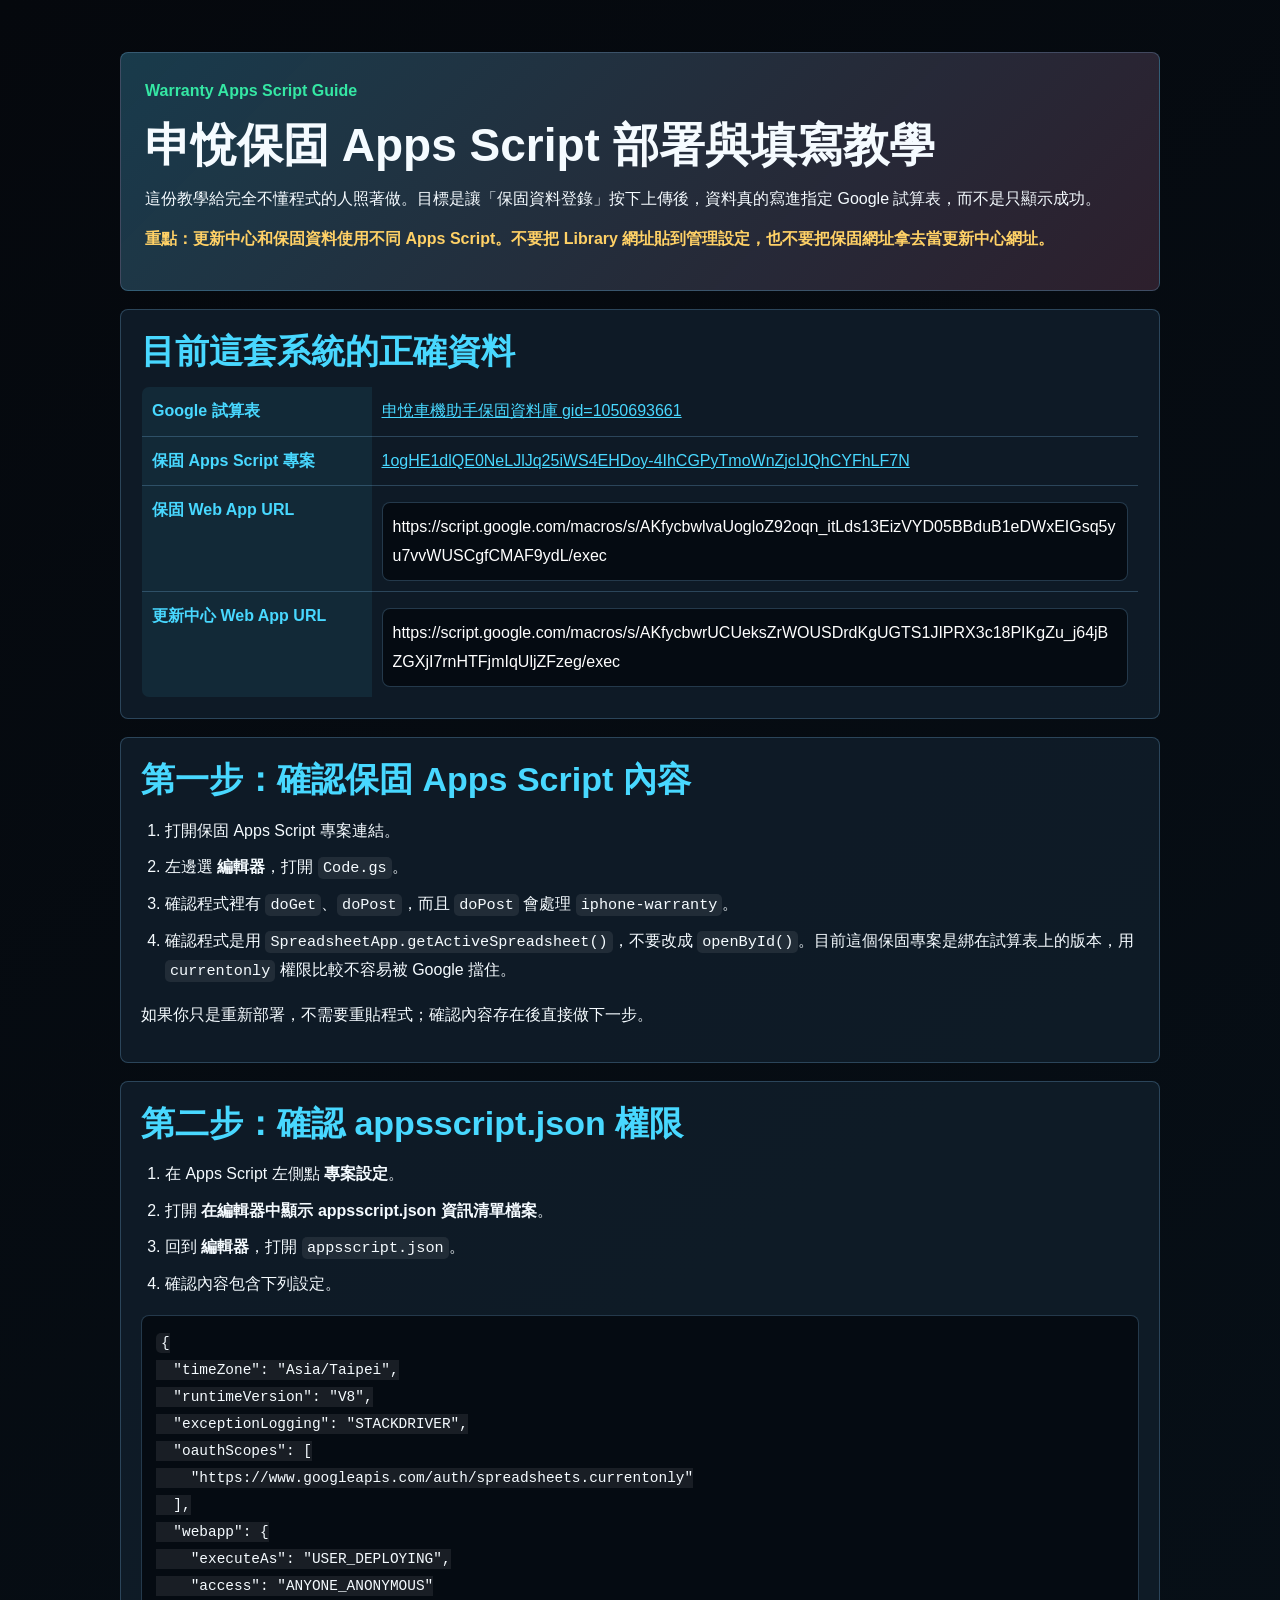
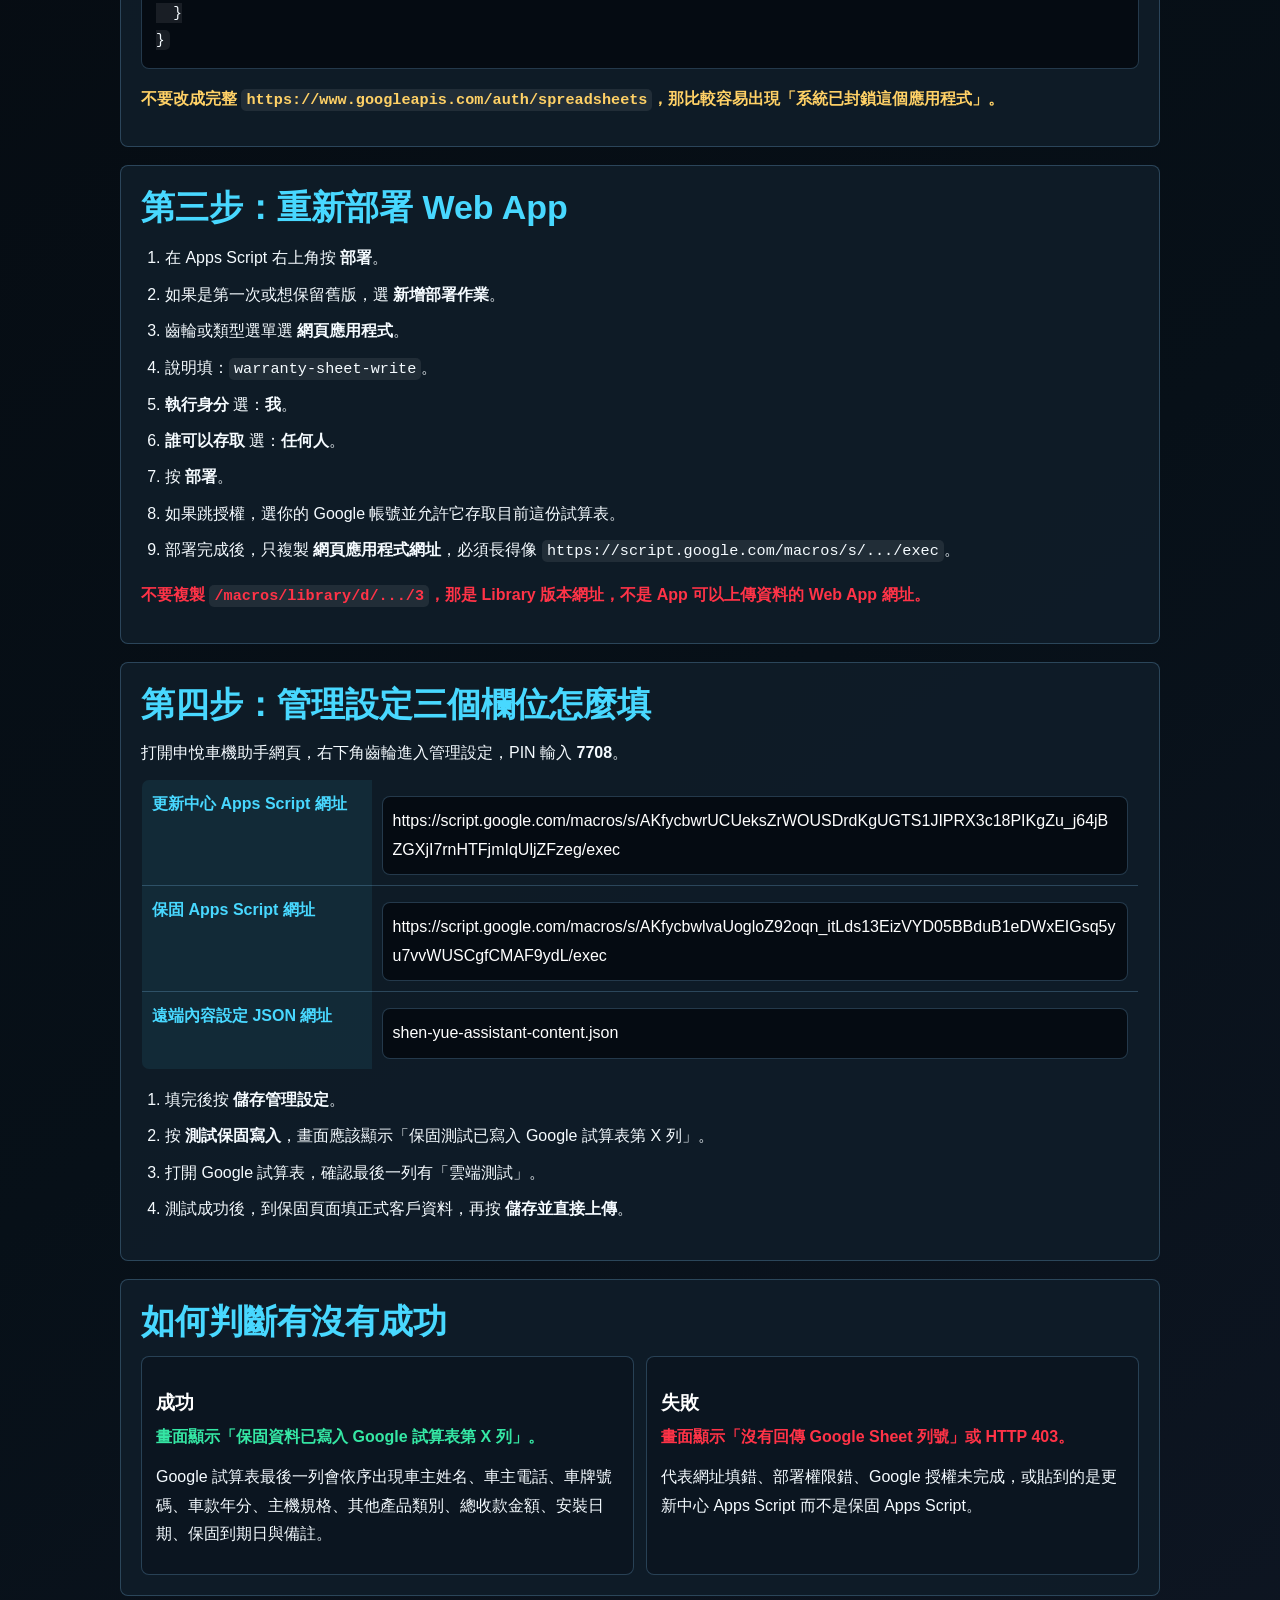
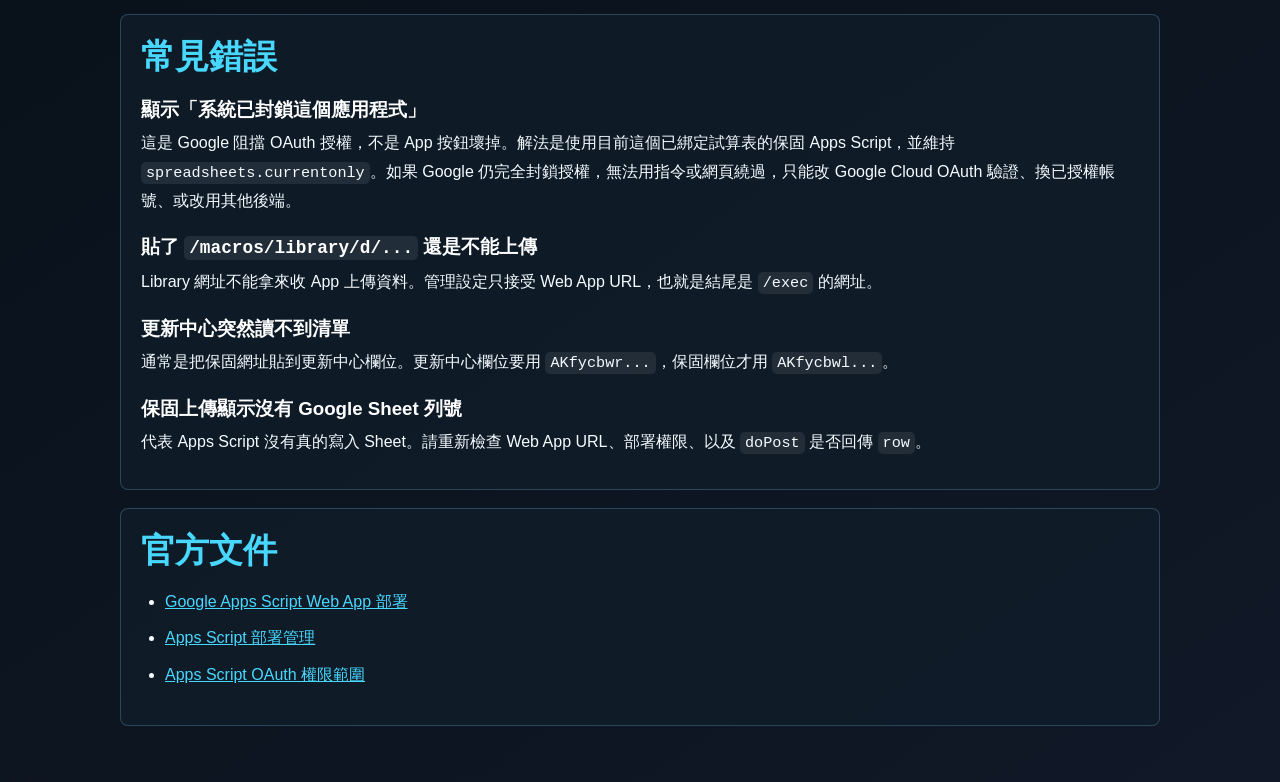
<file: docs/warranty-apps-script-deploy-guide.html>
<!doctype html>
<html lang="zh-Hant">
<head>
  <meta charset="utf-8">
  <meta name="viewport" content="width=device-width, initial-scale=1">
  <title>申悅保固 Apps Script 部署與填寫教學</title>
  <style>
    :root {
      color-scheme: dark;
      --bg: #071018;
      --panel: #101d29;
      --panel-2: #0b1520;
      --line: rgba(133, 206, 255, 0.24);
      --text: #f5fbff;
      --muted: #a9bdcb;
      --cyan: #48d8ff;
      --red: #ff3347;
      --green: #35e7a4;
      --gold: #ffd166;
    }
    * { box-sizing: border-box; }
    body {
      margin: 0;
      font-family: "Noto Sans TC", "Microsoft JhengHei", Arial, sans-serif;
      line-height: 1.78;
      color: var(--text);
      background: linear-gradient(145deg, #05080d, var(--bg) 58%, #111827);
    }
    main {
      width: min(1040px, calc(100% - 28px));
      margin: 0 auto;
      padding: 34px 0 64px;
    }
    h1, h2, h3 { line-height: 1.25; }
    h1 { margin: 0 0 10px; font-size: clamp(30px, 5vw, 46px); }
    h2 { margin: 0 0 14px; color: var(--cyan); font-size: clamp(24px, 3.2vw, 34px); }
    h3 { margin: 20px 0 8px; color: #fff; }
    p { margin: 0 0 12px; }
    a { color: var(--cyan); }
    section {
      margin-top: 18px;
      padding: 20px;
      background: rgba(16, 29, 41, 0.92);
      border: 1px solid var(--line);
      border-radius: 8px;
    }
    .hero {
      padding: 24px;
      background: linear-gradient(135deg, rgba(72, 216, 255, 0.16), rgba(255, 51, 71, 0.12)), var(--panel);
    }
    .grid {
      display: grid;
      grid-template-columns: repeat(auto-fit, minmax(260px, 1fr));
      gap: 12px;
    }
    .box {
      padding: 14px;
      background: var(--panel-2);
      border: 1px solid var(--line);
      border-radius: 8px;
    }
    .ok { color: var(--green); font-weight: 900; }
    .warn { color: var(--gold); font-weight: 900; }
    .bad { color: var(--red); font-weight: 900; }
    code, pre {
      font-family: Consolas, "Cascadia Mono", monospace;
      font-size: 0.95em;
    }
    code {
      padding: 2px 5px;
      background: rgba(255, 255, 255, 0.08);
      border-radius: 5px;
    }
    pre {
      overflow: auto;
      padding: 14px;
      background: #050b12;
      border: 1px solid var(--line);
      border-radius: 8px;
      white-space: pre-wrap;
      word-break: break-word;
    }
    table {
      width: 100%;
      border-collapse: collapse;
      overflow: hidden;
      border: 1px solid var(--line);
      border-radius: 8px;
    }
    th, td {
      padding: 10px;
      text-align: left;
      vertical-align: top;
      border-bottom: 1px solid var(--line);
    }
    th { width: 230px; color: var(--cyan); background: rgba(72, 216, 255, 0.08); }
    ol, ul { padding-left: 24px; }
    li + li { margin-top: 8px; }
    .copy {
      user-select: all;
      display: block;
      margin-top: 6px;
      padding: 10px;
      color: #fff;
      background: #050b12;
      border: 1px solid var(--line);
      border-radius: 8px;
      overflow-wrap: anywhere;
    }
  </style>
</head>
<body>
  <main>
    <section class="hero">
      <p class="ok">Warranty Apps Script Guide</p>
      <h1>申悅保固 Apps Script 部署與填寫教學</h1>
      <p>這份教學給完全不懂程式的人照著做。目標是讓「保固資料登錄」按下上傳後，資料真的寫進指定 Google 試算表，而不是只顯示成功。</p>
      <p class="warn">重點：更新中心和保固資料使用不同 Apps Script。不要把 Library 網址貼到管理設定，也不要把保固網址拿去當更新中心網址。</p>
    </section>

    <section>
      <h2>目前這套系統的正確資料</h2>
      <table>
        <tr>
          <th>Google 試算表</th>
          <td><a href="https://docs.google.com/spreadsheets/d/1su6B8fKFnE1Vok1MWHr1sgmbY3f-IiAu-S6Y69wgqSM/edit?gid=1050693661#gid=1050693661" target="_blank" rel="noopener">申悅車機助手保固資料庫 gid=1050693661</a></td>
        </tr>
        <tr>
          <th>保固 Apps Script 專案</th>
          <td><a href="https://script.google.com/u/0/home/projects/1ogHE1dlQE0NeLJlJq25iWS4EHDoy-4IhCGPyTmoWnZjcIJQhCYFhLF7N/edit" target="_blank" rel="noopener">1ogHE1dlQE0NeLJlJq25iWS4EHDoy-4IhCGPyTmoWnZjcIJQhCYFhLF7N</a></td>
        </tr>
        <tr>
          <th>保固 Web App URL</th>
          <td><span class="copy">https://script.google.com/macros/s/AKfycbwlvaUogloZ92oqn_itLds13EizVYD05BBduB1eDWxEIGsq5yu7vvWUSCgfCMAF9ydL/exec</span></td>
        </tr>
        <tr>
          <th>更新中心 Web App URL</th>
          <td><span class="copy">https://script.google.com/macros/s/AKfycbwrUCUeksZrWOUSDrdKgUGTS1JIPRX3c18PIKgZu_j64jBZGXjI7rnHTFjmIqUljZFzeg/exec</span></td>
        </tr>
      </table>
    </section>

    <section>
      <h2>第一步：確認保固 Apps Script 內容</h2>
      <ol>
        <li>打開保固 Apps Script 專案連結。</li>
        <li>左邊選 <strong>編輯器</strong>，打開 <code>Code.gs</code>。</li>
        <li>確認程式裡有 <code>doGet</code>、<code>doPost</code>，而且 <code>doPost</code> 會處理 <code>iphone-warranty</code>。</li>
        <li>確認程式是用 <code>SpreadsheetApp.getActiveSpreadsheet()</code>，不要改成 <code>openById()</code>。目前這個保固專案是綁在試算表上的版本，用 <code>currentonly</code> 權限比較不容易被 Google 擋住。</li>
      </ol>
      <p>如果你只是重新部署，不需要重貼程式；確認內容存在後直接做下一步。</p>
    </section>

    <section>
      <h2>第二步：確認 appsscript.json 權限</h2>
      <ol>
        <li>在 Apps Script 左側點 <strong>專案設定</strong>。</li>
        <li>打開 <strong>在編輯器中顯示 appsscript.json 資訊清單檔案</strong>。</li>
        <li>回到 <strong>編輯器</strong>，打開 <code>appsscript.json</code>。</li>
        <li>確認內容包含下列設定。</li>
      </ol>
      <pre><code>{
  "timeZone": "Asia/Taipei",
  "runtimeVersion": "V8",
  "exceptionLogging": "STACKDRIVER",
  "oauthScopes": [
    "https://www.googleapis.com/auth/spreadsheets.currentonly"
  ],
  "webapp": {
    "executeAs": "USER_DEPLOYING",
    "access": "ANYONE_ANONYMOUS"
  }
}</code></pre>
      <p class="warn">不要改成完整 <code>https://www.googleapis.com/auth/spreadsheets</code>，那比較容易出現「系統已封鎖這個應用程式」。</p>
    </section>

    <section>
      <h2>第三步：重新部署 Web App</h2>
      <ol>
        <li>在 Apps Script 右上角按 <strong>部署</strong>。</li>
        <li>如果是第一次或想保留舊版，選 <strong>新增部署作業</strong>。</li>
        <li>齒輪或類型選單選 <strong>網頁應用程式</strong>。</li>
        <li>說明填：<code>warranty-sheet-write</code>。</li>
        <li><strong>執行身分</strong> 選：<strong>我</strong>。</li>
        <li><strong>誰可以存取</strong> 選：<strong>任何人</strong>。</li>
        <li>按 <strong>部署</strong>。</li>
        <li>如果跳授權，選你的 Google 帳號並允許它存取目前這份試算表。</li>
        <li>部署完成後，只複製 <strong>網頁應用程式網址</strong>，必須長得像 <code>https://script.google.com/macros/s/.../exec</code>。</li>
      </ol>
      <p class="bad">不要複製 <code>/macros/library/d/.../3</code>，那是 Library 版本網址，不是 App 可以上傳資料的 Web App 網址。</p>
    </section>

    <section>
      <h2>第四步：管理設定三個欄位怎麼填</h2>
      <p>打開申悅車機助手網頁，右下角齒輪進入管理設定，PIN 輸入 <strong>7708</strong>。</p>
      <table>
        <tr>
          <th>更新中心 Apps Script 網址</th>
          <td><span class="copy">https://script.google.com/macros/s/AKfycbwrUCUeksZrWOUSDrdKgUGTS1JIPRX3c18PIKgZu_j64jBZGXjI7rnHTFjmIqUljZFzeg/exec</span></td>
        </tr>
        <tr>
          <th>保固 Apps Script 網址</th>
          <td><span class="copy">https://script.google.com/macros/s/AKfycbwlvaUogloZ92oqn_itLds13EizVYD05BBduB1eDWxEIGsq5yu7vvWUSCgfCMAF9ydL/exec</span></td>
        </tr>
        <tr>
          <th>遠端內容設定 JSON 網址</th>
          <td><span class="copy">shen-yue-assistant-content.json</span></td>
        </tr>
      </table>
      <ol>
        <li>填完後按 <strong>儲存管理設定</strong>。</li>
        <li>按 <strong>測試保固寫入</strong>，畫面應該顯示「保固測試已寫入 Google 試算表第 X 列」。</li>
        <li>打開 Google 試算表，確認最後一列有「雲端測試」。</li>
        <li>測試成功後，到保固頁面填正式客戶資料，再按 <strong>儲存並直接上傳</strong>。</li>
      </ol>
    </section>

    <section>
      <h2>如何判斷有沒有成功</h2>
      <div class="grid">
        <div class="box">
          <h3>成功</h3>
          <p class="ok">畫面顯示「保固資料已寫入 Google 試算表第 X 列」。</p>
          <p>Google 試算表最後一列會依序出現車主姓名、車主電話、車牌號碼、車款年分、主機規格、其他產品類別、總收款金額、安裝日期、保固到期日與備註。</p>
        </div>
        <div class="box">
          <h3>失敗</h3>
          <p class="bad">畫面顯示「沒有回傳 Google Sheet 列號」或 HTTP 403。</p>
          <p>代表網址填錯、部署權限錯、Google 授權未完成，或貼到的是更新中心 Apps Script 而不是保固 Apps Script。</p>
        </div>
      </div>
    </section>

    <section>
      <h2>常見錯誤</h2>
      <h3>顯示「系統已封鎖這個應用程式」</h3>
      <p>這是 Google 阻擋 OAuth 授權，不是 App 按鈕壞掉。解法是使用目前這個已綁定試算表的保固 Apps Script，並維持 <code>spreadsheets.currentonly</code>。如果 Google 仍完全封鎖授權，無法用指令或網頁繞過，只能改 Google Cloud OAuth 驗證、換已授權帳號、或改用其他後端。</p>

      <h3>貼了 <code>/macros/library/d/...</code> 還是不能上傳</h3>
      <p>Library 網址不能拿來收 App 上傳資料。管理設定只接受 Web App URL，也就是結尾是 <code>/exec</code> 的網址。</p>

      <h3>更新中心突然讀不到清單</h3>
      <p>通常是把保固網址貼到更新中心欄位。更新中心欄位要用 <code>AKfycbwr...</code>，保固欄位才用 <code>AKfycbwl...</code>。</p>

      <h3>保固上傳顯示沒有 Google Sheet 列號</h3>
      <p>代表 Apps Script 沒有真的寫入 Sheet。請重新檢查 Web App URL、部署權限、以及 <code>doPost</code> 是否回傳 <code>row</code>。</p>
    </section>

    <section>
      <h2>官方文件</h2>
      <ul>
        <li><a href="https://developers.google.com/apps-script/guides/web" target="_blank" rel="noopener">Google Apps Script Web App 部署</a></li>
        <li><a href="https://developers.google.com/apps-script/concepts/deployments" target="_blank" rel="noopener">Apps Script 部署管理</a></li>
        <li><a href="https://developers.google.com/apps-script/concepts/scopes" target="_blank" rel="noopener">Apps Script OAuth 權限範圍</a></li>
      </ul>
    </section>
  </main>
</body>
</html>
</file>
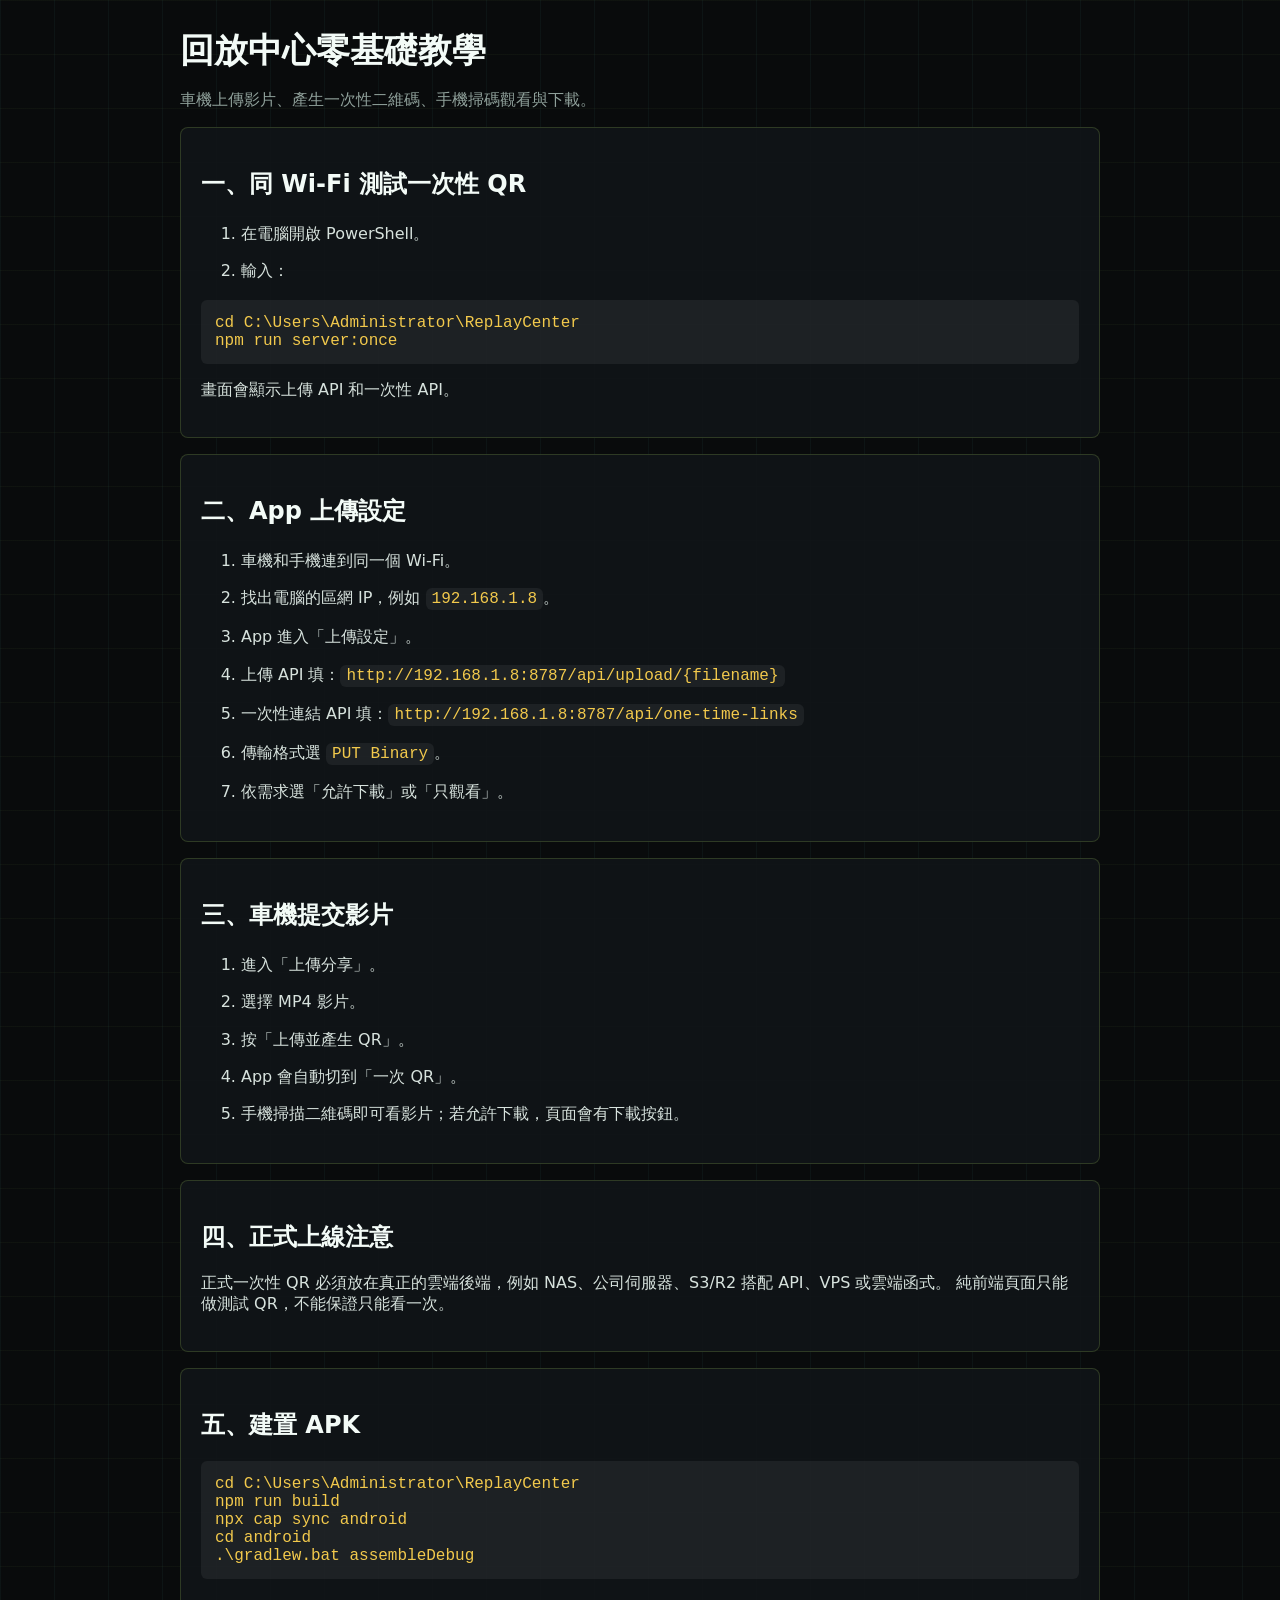
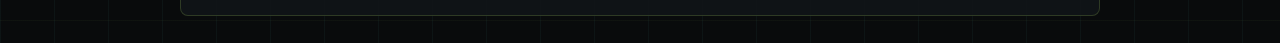
<file: replay-center/docs/zero-basic-guide.html>
<!doctype html>
<html lang="zh-Hant">
  <head>
    <meta charset="utf-8" />
    <meta name="viewport" content="width=device-width, initial-scale=1" />
    <title>回放中心零基礎教學</title>
    <style>
      :root {
        color-scheme: dark;
        font-family: "Microsoft JhengHei", "PingFang TC", system-ui, sans-serif;
        background: #090b0c;
        color: #d7e2dd;
      }
      body {
        margin: 0;
        padding: 28px;
        background:
          linear-gradient(90deg, rgba(79, 209, 197, 0.05) 1px, transparent 1px),
          linear-gradient(180deg, rgba(168, 212, 93, 0.04) 1px, transparent 1px),
          #090b0c;
        background-size: 54px 54px;
      }
      main {
        max-width: 920px;
        margin: 0 auto;
      }
      h1,
      h2 {
        color: #f3fbf7;
        letter-spacing: 0;
      }
      h1 {
        font-size: 34px;
        margin: 0 0 14px;
      }
      section {
        border: 1px solid rgba(168, 212, 93, 0.2);
        border-radius: 8px;
        padding: 20px;
        margin-top: 16px;
        background: rgba(17, 21, 24, 0.92);
      }
      code,
      pre {
        font-family: Consolas, ui-monospace, monospace;
        background: rgba(255, 255, 255, 0.06);
        color: #f2c94c;
        border-radius: 6px;
      }
      code {
        padding: 2px 6px;
      }
      pre {
        overflow: auto;
        padding: 14px;
      }
      li {
        margin: 10px 0;
        line-height: 1.7;
      }
      .note {
        color: #8fa09a;
      }
    </style>
  </head>
  <body>
    <main>
      <h1>回放中心零基礎教學</h1>
      <p class="note">車機上傳影片、產生一次性二維碼、手機掃碼觀看與下載。</p>

      <section>
        <h2>一、同 Wi-Fi 測試一次性 QR</h2>
        <ol>
          <li>在電腦開啟 PowerShell。</li>
          <li>輸入：</li>
        </ol>
        <pre>cd C:\Users\Administrator\ReplayCenter
npm run server:once</pre>
        <p>畫面會顯示上傳 API 和一次性 API。</p>
      </section>

      <section>
        <h2>二、App 上傳設定</h2>
        <ol>
          <li>車機和手機連到同一個 Wi-Fi。</li>
          <li>找出電腦的區網 IP，例如 <code>192.168.1.8</code>。</li>
          <li>App 進入「上傳設定」。</li>
          <li>上傳 API 填：<code>http://192.168.1.8:8787/api/upload/{filename}</code></li>
          <li>一次性連結 API 填：<code>http://192.168.1.8:8787/api/one-time-links</code></li>
          <li>傳輸格式選 <code>PUT Binary</code>。</li>
          <li>依需求選「允許下載」或「只觀看」。</li>
        </ol>
      </section>

      <section>
        <h2>三、車機提交影片</h2>
        <ol>
          <li>進入「上傳分享」。</li>
          <li>選擇 MP4 影片。</li>
          <li>按「上傳並產生 QR」。</li>
          <li>App 會自動切到「一次 QR」。</li>
          <li>手機掃描二維碼即可看影片；若允許下載，頁面會有下載按鈕。</li>
        </ol>
      </section>

      <section>
        <h2>四、正式上線注意</h2>
        <p>
          正式一次性 QR 必須放在真正的雲端後端，例如 NAS、公司伺服器、S3/R2 搭配 API、VPS 或雲端函式。
          純前端頁面只能做測試 QR，不能保證只能看一次。
        </p>
      </section>

      <section>
        <h2>五、建置 APK</h2>
        <pre>cd C:\Users\Administrator\ReplayCenter
npm run build
npx cap sync android
cd android
.\gradlew.bat assembleDebug</pre>
      </section>
    </main>
  </body>
</html>
</file>
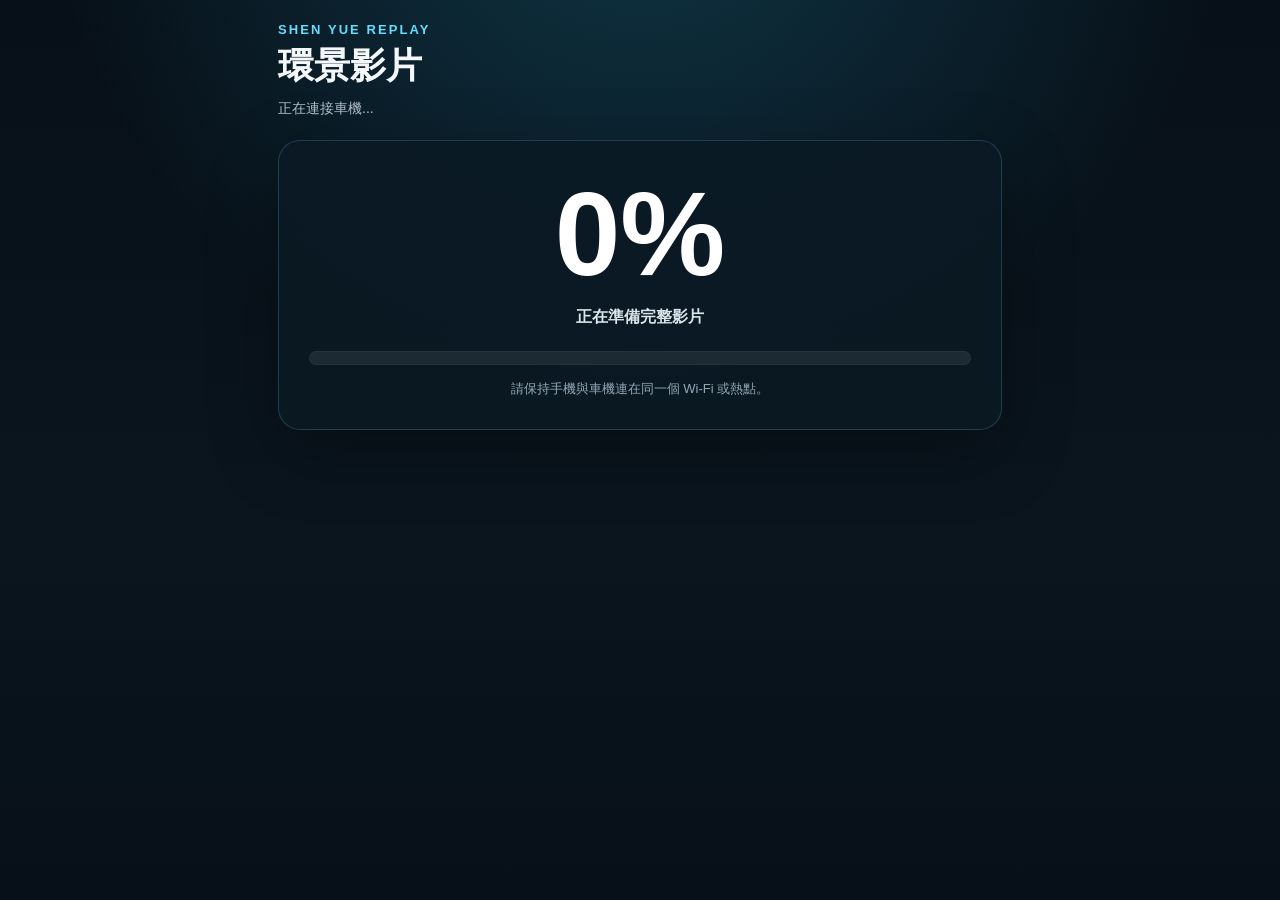
<file: android-wrapper/app/src/main/assets/replay-local-watch.html>
<!doctype html>
<html lang="zh-Hant">
  <head>
    <meta charset="utf-8">
    <meta name="viewport" content="width=device-width,initial-scale=1,viewport-fit=cover">
    <meta name="theme-color" content="#071018">
    <title>申悅回放中心</title>
    <style>
      :root {
        color-scheme: dark;
        font-family: -apple-system, BlinkMacSystemFont, "Segoe UI", "Noto Sans TC", sans-serif;
        background: #071018;
        color: #f4f8fa;
      }

      * { box-sizing: border-box; }

      body {
        margin: 0;
        min-height: 100vh;
        background:
          radial-gradient(circle at 50% -20%, rgba(42, 172, 214, .26), transparent 48%),
          linear-gradient(180deg, #071018, #0a151e 58%, #071018);
      }

      main {
        width: min(760px, 100%);
        margin: 0 auto;
        padding: max(22px, env(safe-area-inset-top)) 18px max(30px, env(safe-area-inset-bottom));
      }

      .brand {
        margin: 0 0 6px;
        color: #66dcff;
        font-size: 13px;
        font-weight: 800;
        letter-spacing: .16em;
      }

      h1 {
        margin: 0;
        font-size: clamp(24px, 6vw, 36px);
        line-height: 1.25;
        overflow-wrap: anywhere;
      }

      .meta {
        margin: 10px 0 0;
        color: #aebcc5;
        font-size: 14px;
        line-height: 1.55;
      }

      .card {
        margin-top: 20px;
        padding: clamp(20px, 5vw, 30px);
        border: 1px solid rgba(118, 214, 242, .2);
        border-radius: 22px;
        background: rgba(11, 26, 36, .88);
        box-shadow: 0 22px 70px rgba(0, 0, 0, .3);
      }

      .percent {
        margin: 4px 0 2px;
        color: #fff;
        font-size: clamp(62px, 20vw, 118px);
        font-variant-numeric: tabular-nums;
        font-weight: 900;
        line-height: 1;
        text-align: center;
      }

      .stage {
        min-height: 26px;
        margin: 12px 0 0;
        color: #d9e5ea;
        font-size: 16px;
        font-weight: 700;
        line-height: 1.5;
        text-align: center;
      }

      .bar {
        height: 14px;
        margin-top: 20px;
        overflow: hidden;
        border-radius: 999px;
        background: #1c2a33;
        box-shadow: inset 0 0 0 1px rgba(255,255,255,.04);
      }

      .bar > span {
        display: block;
        width: 0;
        height: 100%;
        border-radius: inherit;
        background: linear-gradient(90deg, #1ab3d7, #67e4ff);
        transition: width .16s linear;
      }

      .detail {
        margin: 14px 0 0;
        color: #92a7b2;
        font-size: 13px;
        line-height: 1.55;
        text-align: center;
      }

      .notice {
        margin-top: 16px;
        padding: 12px 14px;
        border-radius: 12px;
        background: rgba(41, 162, 199, .11);
        color: #c7eaf4;
        font-size: 14px;
        line-height: 1.55;
      }

      .notice.error {
        background: rgba(229, 63, 76, .13);
        color: #ffc7cd;
      }

      .hidden { display: none !important; }

      .actions {
        display: grid;
        grid-template-columns: 1fr;
        gap: 10px;
        margin-top: 18px;
      }

      button, .button {
        display: flex;
        min-height: 52px;
        align-items: center;
        justify-content: center;
        border: 1px solid rgba(255,255,255,.1);
        border-radius: 13px;
        padding: 13px 16px;
        background: #233541;
        color: #fff;
        font: inherit;
        font-weight: 800;
        text-align: center;
        text-decoration: none;
        cursor: pointer;
      }

      button.primary, .button.primary {
        border-color: transparent;
        background: linear-gradient(135deg, #e52f48, #b9122b);
      }

      button.secondary { background: #173343; }
      button:disabled { cursor: wait; opacity: .55; }

      .complete-title {
        margin: 0;
        color: #70e6a4;
        font-size: 24px;
        text-align: center;
      }

      .complete-copy {
        margin: 10px 0 0;
        color: #c8d5db;
        line-height: 1.6;
        text-align: center;
      }

      @media (min-width: 620px) {
        .actions { grid-template-columns: repeat(2, minmax(0, 1fr)); }
        .actions .wide { grid-column: 1 / -1; }
      }
    </style>
  </head>
  <body>
    <main>
      <p class="brand">SHEN YUE REPLAY</p>
      <h1 id="fileName">環景影片</h1>
      <p class="meta" id="fileMeta">正在連接車機...</p>

      <section class="card" aria-live="polite">
        <div class="percent" id="percent">0%</div>
        <div class="stage" id="stage">正在準備完整影片</div>
        <div class="bar" role="progressbar" aria-valuemin="0" aria-valuemax="100" aria-valuenow="0" id="progress">
          <span id="progressBar"></span>
        </div>
        <div class="detail" id="detail">請保持手機與車機連在同一個 Wi‑Fi 或熱點。</div>
        <div class="notice hidden" id="notice"></div>

        <div class="actions hidden" id="retryActions">
          <button type="button" class="primary wide" id="retry">重新下載完整影片</button>
          <a class="button wide" id="original" href="#">下載原始檔備援</a>
        </div>
        <div class="actions hidden" id="receiverActions">
          <a class="button primary wide" id="openReceiver" href="#">用申悅 App 原生接收並分享到 LINE</a>
        </div>
      </section>

      <section class="card hidden" id="completePanel">
        <h2 class="complete-title">完整影片已下載 100%</h2>
        <p class="complete-copy">已核對下載位元數。安全瀏覽器可直接分享完整檔案；Android 若未出現檔案分享，請改用申悅 App 原生接收。</p>
        <div class="actions">
          <button type="button" class="primary wide" id="shareSystem">分享完整影片</button>
          <button type="button" class="secondary" id="shareLine">分享到 LINE</button>
          <button type="button" class="secondary" id="shareFacebook">分享到 Facebook／Messenger</button>
          <button type="button" class="secondary" id="shareWechat">分享到微信</button>
          <button type="button" id="saveAgain">再次儲存完整影片</button>
        </div>
        <div class="notice hidden" id="shareNotice"></div>
      </section>
    </main>

    <script>
      (() => {
        "use strict";

        const boot = __SHENYUE_BOOTSTRAP_JSON__;
        const byId = (id) => document.getElementById(id);
        const fileName = byId("fileName");
        const fileMeta = byId("fileMeta");
        const percent = byId("percent");
        const stage = byId("stage");
        const progress = byId("progress");
        const progressBar = byId("progressBar");
        const detail = byId("detail");
        const notice = byId("notice");
        const retryActions = byId("retryActions");
        const receiverActions = byId("receiverActions");
        const openReceiver = byId("openReceiver");
        const retry = byId("retry");
        const original = byId("original");
        const completePanel = byId("completePanel");
        const shareNotice = byId("shareNotice");

        let activeRun = 0;
        let downloadedBlob = null;
        let downloadedFile = null;
        let objectUrl = "";
        let finalName = boot.fileName || "replay-video.mp4";
        let finalMime = boot.mimeType || "video/mp4";
        let finalSize = Number(boot.size || 0);
        const maxResumeAttempts = Math.max(1, Math.min(12, Number(boot.maxResumeAttempts || 6)));
        const stallTimeoutMs = Math.max(10000, Math.min(180000, Number(boot.stallTimeoutMs || 45000)));

        fileName.textContent = finalName;
        original.href = boot.originalUrl || "#";
        if (boot.receiverUrl && /Android/i.test(navigator.userAgent || "")) {
          openReceiver.href = boot.receiverUrl;
          receiverActions.classList.remove("hidden");
        }

        function formatBytes(value) {
          const bytes = Number(value || 0);
          if (!bytes) return "大小讀取中";
          const units = ["B", "KB", "MB", "GB"];
          let amount = bytes;
          let index = 0;
          while (amount >= 1024 && index < units.length - 1) {
            amount /= 1024;
            index += 1;
          }
          return `${amount.toFixed(index ? 1 : 0)} ${units[index]}`;
        }

        function setProgress(value, text) {
          const next = Math.max(0, Math.min(100, Math.floor(Number(value) || 0)));
          percent.textContent = `${next}%`;
          progressBar.style.width = `${next}%`;
          progress.setAttribute("aria-valuenow", String(next));
          if (text) stage.textContent = text;
        }

        function setNotice(message, isError = false) {
          notice.textContent = message || "";
          notice.classList.toggle("hidden", !message);
          notice.classList.toggle("error", Boolean(isError));
        }

        function setShareNotice(message, isError = false) {
          shareNotice.textContent = message || "";
          shareNotice.classList.toggle("hidden", !message);
          shareNotice.classList.toggle("error", Boolean(isError));
        }

        function delay(ms) {
          return new Promise((resolve) => window.setTimeout(resolve, ms));
        }

        async function waitForPrepared(run) {
          for (let attempt = 0; attempt < 1200; attempt += 1) {
            if (run !== activeRun) throw new Error("下載已取消");
            const response = await fetch(`${boot.statusUrl}?t=${Date.now().toString(36)}`, { cache: "no-store" });
            if (!response.ok) throw new Error(`車機準備狀態讀取失敗（HTTP ${response.status}）`);
            const state = await response.json();
            if (!state.ok) throw new Error(state.message || "影片準備失敗");

            const prepareProgress = Math.max(0, Math.min(99, Number(state.progress || 0)));
            stage.textContent = state.message || "正在準備手機可用影片";
            detail.textContent = `影片準備 ${prepareProgress}%｜下載會在準備完成後自動開始`;
            fileMeta.textContent = `${state.fileName || finalName}｜${formatBytes(state.size || finalSize)}`;
            if (state.warning) setNotice(state.warning, false);

            if (state.status === "done") {
              finalName = state.fileName || finalName;
              finalMime = state.mimeType || finalMime;
              finalSize = Number(state.size || finalSize || 0);
              fileName.textContent = finalName;
              fileMeta.textContent = `${formatBytes(finalSize)}｜${finalMime}`;
              return state;
            }
            if (state.status === "failed") throw new Error(state.message || "影片準備失敗");
            await delay(500);
          }
          throw new Error("影片準備逾時，請重新選取影片產生 QR。");
        }

        function parseTotal(response, alreadyLoaded) {
          const contentRange = response.headers.get("content-range") || "";
          const rangeMatch = contentRange.match(/\/([0-9]+)$/);
          if (rangeMatch) return Number(rangeMatch[1]);
          const length = Number(response.headers.get("content-length") || 0);
          return length > 0 ? alreadyLoaded + length : 0;
        }

        async function fetchCompleteFile(run) {
          const chunks = [];
          let loaded = 0;
          let total = finalSize > 0 ? finalSize : 0;
          let retries = 0;

          while (retries < maxResumeAttempts) {
            if (run !== activeRun) throw new Error("下載已取消");
            const controller = new AbortController();
            let stallTimer = 0;
            const resetStallTimer = () => {
              window.clearTimeout(stallTimer);
              stallTimer = window.setTimeout(() => controller.abort(), stallTimeoutMs);
            };
            resetStallTimer();

            try {
              const headers = loaded > 0 ? { Range: `bytes=${loaded}-` } : {};
              const response = await fetch(`${boot.downloadUrl}${boot.downloadUrl.includes("?") ? "&" : "?"}stream=${Date.now().toString(36)}`, {
                cache: "no-store",
                headers,
                signal: controller.signal
              });
              if (!response.ok && response.status !== 206) throw new Error(`HTTP ${response.status}`);
              if (!response.body) throw new Error("此瀏覽器不支援串流下載進度");

              if (loaded > 0 && response.status === 200) {
                chunks.length = 0;
                loaded = 0;
              }
              total = parseTotal(response, loaded) || total;
              if (!total || total < 1024) throw new Error("車機沒有回傳有效的完整檔案大小");

              const reader = response.body.getReader();
              while (true) {
                const next = await reader.read();
                if (next.done) break;
                if (run !== activeRun) throw new Error("下載已取消");
                resetStallTimer();
                chunks.push(next.value);
                loaded += next.value.byteLength;
                const value = Math.min(99, Math.floor((loaded * 100) / total));
                setProgress(value, `正在下載完整影片 ${value}%`);
                detail.textContent = `${formatBytes(loaded)} / ${formatBytes(total)}`;
              }
              window.clearTimeout(stallTimer);

              if (loaded === total) break;
              if (loaded > total) throw new Error("收到的影片大小超過車機標示大小");
              retries += 1;
              stage.textContent = `連線中斷，正在從 ${Math.floor((loaded * 100) / total)}% 自動續傳`;
              await delay(700 * retries);
            } catch (error) {
              window.clearTimeout(stallTimer);
              retries += 1;
              if (retries >= maxResumeAttempts) throw error;
              stage.textContent = `連線不穩，正在自動續傳（${retries}/${maxResumeAttempts - 1}）`;
              await delay(900 * retries);
            }
          }

          if (!total || loaded !== total) {
            throw new Error(`完整性檢查失敗：已收到 ${loaded} bytes，應為 ${total} bytes`);
          }
          const blob = new Blob(chunks, { type: finalMime || "video/mp4" });
          if (blob.size !== total) throw new Error("影片 Blob 大小驗證失敗");
          return blob;
        }

        function saveBlob(blob) {
          if (objectUrl) URL.revokeObjectURL(objectUrl);
          objectUrl = URL.createObjectURL(blob);
          const anchor = document.createElement("a");
          anchor.href = objectUrl;
          anchor.download = finalName;
          anchor.rel = "noopener";
          anchor.style.display = "none";
          document.body.appendChild(anchor);
          anchor.click();
          anchor.remove();
        }

        async function startDownload() {
          const run = ++activeRun;
          downloadedBlob = null;
          downloadedFile = null;
          completePanel.classList.add("hidden");
          retryActions.classList.add("hidden");
          setNotice("", false);
          setProgress(0, "正在準備完整影片");
          detail.textContent = "請保持手機與車機連在同一個 Wi‑Fi 或熱點。";

          try {
            await waitForPrepared(run);
            if (run !== activeRun) return;
            setProgress(0, "準備完成，開始下載完整影片");
            downloadedBlob = await fetchCompleteFile(run);
            if (run !== activeRun) return;
            try {
              downloadedFile = new File([downloadedBlob], finalName, { type: finalMime || downloadedBlob.type || "video/mp4" });
            } catch {
              downloadedFile = null;
            }
            setProgress(100, "下載完成 100%｜完整性驗證通過");
            detail.textContent = `${formatBytes(downloadedBlob.size)}｜已完整接收`;
            saveBlob(downloadedBlob);
            completePanel.classList.remove("hidden");
            completePanel.scrollIntoView({ behavior: "smooth", block: "start" });
          } catch (error) {
            if (run !== activeRun) return;
            stage.textContent = "尚未完成下載";
            setNotice(error && error.message ? error.message : "下載失敗，請重試。", true);
            retryActions.classList.remove("hidden");
          }
        }

        async function shareFullFile(targetName) {
          if (!downloadedBlob) {
            setShareNotice("完整影片尚未下載完成，請先重新下載。", true);
            return;
          }
          if (!downloadedFile) {
            try {
              downloadedFile = new File([downloadedBlob], finalName, { type: finalMime || downloadedBlob.type || "video/mp4" });
            } catch {
              downloadedFile = null;
            }
          }

          const shareData = {
            title: finalName,
            text: `申悅回放中心｜${finalName}`,
            files: downloadedFile ? [downloadedFile] : []
          };
          const canShareFiles = Boolean(
            navigator.share
            && downloadedFile
            && (!navigator.canShare || navigator.canShare({ files: [downloadedFile] }))
          );
          if (!canShareFiles) {
            setShareNotice(`此內建瀏覽器不支援完整影片檔案分享。影片已下載完成，請用系統瀏覽器開啟 QR，或到「下載」資料夾選取影片後分享到 ${targetName || "通訊 APP"}。`, true);
            return;
          }

          try {
            setShareNotice(targetName ? `分享視窗開啟後，請選擇 ${targetName}。` : "正在開啟完整影片分享視窗。", false);
            await navigator.share(shareData);
            setShareNotice("完整影片分享視窗已完成。", false);
          } catch (error) {
            if (error && error.name === "AbortError") {
              setShareNotice("已取消分享，完整影片仍保留在本頁與下載資料夾。", false);
            } else {
              setShareNotice("無法由此瀏覽器傳送檔案；請到下載資料夾選取完整影片後分享。", true);
            }
          }
        }

        retry.addEventListener("click", startDownload);
        byId("saveAgain").addEventListener("click", () => downloadedBlob && saveBlob(downloadedBlob));
        byId("shareSystem").addEventListener("click", () => shareFullFile("通訊 APP"));
        byId("shareLine").addEventListener("click", () => shareFullFile("LINE"));
        byId("shareFacebook").addEventListener("click", () => shareFullFile("Facebook 或 Messenger"));
        byId("shareWechat").addEventListener("click", () => shareFullFile("微信"));
        window.addEventListener("beforeunload", () => objectUrl && URL.revokeObjectURL(objectUrl));

        startDownload();
      })();
    </script>
  </body>
</html>
</file>
<file: styles.css>
:root {
  --bg: #071018;
  --panel: rgba(13, 25, 36, 0.86);
  --panel-solid: #0d1924;
  --ink: #f5fbff;
  --muted: #9fb2c3;
  --line: rgba(133, 206, 255, 0.18);
  --cyan: #48d8ff;
  --red: #ff3347;
  --violet: #8e6bff;
  --green: #35e7a4;
  --gold: #ffd166;
  --shadow: 0 24px 80px rgba(0, 0, 0, 0.35);
}

* {
  box-sizing: border-box;
}

html {
  scroll-behavior: smooth;
}

html.android-apk {
  scroll-behavior: auto;
}

body {
  margin: 0;
  min-height: 100vh;
  min-height: 100dvh;
  color: var(--ink);
  background:
    radial-gradient(circle at 20% 0%, rgba(72, 216, 255, 0.22), transparent 30%),
    radial-gradient(circle at 80% 12%, rgba(255, 51, 71, 0.18), transparent 28%),
    linear-gradient(140deg, #05080d, #071018 52%, #101827);
  font-family: system-ui, -apple-system, BlinkMacSystemFont, "Segoe UI", "Noto Sans TC", sans-serif;
}

body.ios-install-page {
  background:
    linear-gradient(135deg, rgba(255, 51, 71, 0.2), transparent 34%),
    linear-gradient(180deg, #071018 0%, #111827 58%, #f4f6f8 58%, #f4f6f8 100%);
}

a {
  color: inherit;
  text-decoration: none;
}

button,
input,
select,
textarea {
  font: inherit;
}

.app-header {
  position: sticky;
  top: 0;
  z-index: 20;
  display: grid;
  grid-template-columns: auto minmax(0, 1fr) auto;
  align-items: center;
  gap: 18px;
  min-height: 64px;
  padding: 10px clamp(14px, 3vw, 36px);
  background: rgba(5, 10, 16, 0.8);
  border-bottom: 1px solid var(--line);
  backdrop-filter: blur(20px);
}

.brand,
.header-actions,
.hero-actions,
.contact-links,
.admin-tools,
.update-actions {
  display: flex;
  align-items: center;
  flex-wrap: wrap;
  gap: 10px;
}

.brand {
  font-weight: 900;
}

.brand span {
  display: grid;
  place-items: center;
  width: 44px;
  height: 44px;
  overflow: hidden;
  background: #050505;
  border-radius: 10px;
  box-shadow: 0 0 28px rgba(72, 216, 255, 0.22);
}

.brand img {
  width: 100%;
  height: 100%;
  object-fit: cover;
}

.header-actions a,
.header-actions button,
.hero-actions button,
.record-form button,
.cloud-actions button,
.admin-lock button,
.admin-form button,
.update-actions button,
.secondary-button {
  display: inline-flex;
  align-items: center;
  justify-content: center;
  min-height: 44px;
  padding: 0 16px;
  color: #fff;
  background: linear-gradient(135deg, var(--red), #bd1f36);
  border: 1px solid rgba(255, 255, 255, 0.14);
  border-radius: 10px;
  font-weight: 900;
  cursor: pointer;
  text-decoration: none;
}

.hero-actions {
  display: grid;
  grid-template-columns: repeat(5, minmax(112px, 1fr));
  gap: clamp(8px, 1.4vw, 18px);
  width: min(100%, 980px);
}

.hero-actions button {
  min-height: clamp(48px, 6vw, 78px);
  padding: 0 clamp(10px, 1.8vw, 26px);
  border-radius: 8px;
  font-size: clamp(18px, 2.1vw, 30px);
  white-space: nowrap;
}

.app-header .hero-actions {
  display: flex;
  justify-content: flex-start;
  flex-wrap: nowrap;
  gap: 8px;
  width: auto;
  min-width: 0;
  overflow-x: auto;
  scrollbar-width: none;
}

.app-header .hero-actions::-webkit-scrollbar {
  display: none;
}

.app-header .hero-actions button {
  flex: 0 0 auto;
  min-height: 48px;
  padding: 0 clamp(14px, 1.4vw, 22px);
  border-radius: 10px;
  font-size: clamp(16px, 1.45vw, 22px);
}

.hero {
  position: relative;
  min-height: 260px;
  overflow: hidden;
}

.hero img {
  position: absolute;
  inset: 0;
  width: 100%;
  height: 100%;
  object-fit: cover;
  opacity: 0.42;
}

.hero::after {
  content: "";
  position: absolute;
  inset: 0;
  background: linear-gradient(90deg, rgba(5, 10, 16, 0.96), rgba(5, 10, 16, 0.66), rgba(5, 10, 16, 0.22));
}

.hero-glow {
  position: absolute;
  right: 8%;
  top: 18%;
  width: 280px;
  height: 280px;
  border: 1px solid rgba(72, 216, 255, 0.3);
  border-radius: 50%;
  box-shadow: inset 0 0 60px rgba(72, 216, 255, 0.14), 0 0 80px rgba(72, 216, 255, 0.18);
}

.hero-content {
  position: relative;
  z-index: 1;
  display: grid;
  align-content: center;
  min-height: 260px;
  max-width: 880px;
  padding: clamp(18px, 3vw, 36px) clamp(18px, 5vw, 58px);
}

.hero-content p,
.hero-content h1 {
  display: none;
}

.hero-content p,
.panel-head p {
  margin: 0 0 12px;
  color: var(--cyan);
  font-weight: 900;
}

h1,
h2,
h3,
p {
  margin-top: 0;
}

h1 {
  margin-bottom: 28px;
  font-size: clamp(42px, 7vw, 82px);
  line-height: 1.04;
}

h2 {
  margin-bottom: 12px;
  font-size: clamp(30px, 4vw, 48px);
}

h3 {
  margin-bottom: 10px;
}

.tab-bar {
  position: sticky;
  top: 72px;
  z-index: 19;
  display: grid;
  grid-template-columns: repeat(7, minmax(84px, 1fr));
  gap: 7px;
  max-width: 100%;
  overflow-x: auto;
  overscroll-behavior-x: contain;
  scrollbar-width: none;
  padding: 10px clamp(10px, 3vw, 28px);
  background: rgba(5, 10, 16, 0.88);
  border-bottom: 1px solid var(--line);
  backdrop-filter: blur(20px);
}

.tab-bar::-webkit-scrollbar {
  display: none;
}

.tab-bar button {
  min-height: 48px;
  padding: 0 10px;
  color: var(--muted);
  background: rgba(255, 255, 255, 0.04);
  border: 1px solid var(--line);
  border-radius: 8px;
  font-size: clamp(16px, 1.55vw, 25px);
  font-weight: 900;
  cursor: pointer;
  white-space: nowrap;
}

.tab-bar button.active {
  color: #fff;
  border-color: rgba(72, 216, 255, 0.7);
  background: linear-gradient(135deg, rgba(72, 216, 255, 0.28), rgba(142, 107, 255, 0.24));
  box-shadow: 0 0 24px rgba(72, 216, 255, 0.15);
}

.tab-panel {
  display: none;
  padding: clamp(34px, 6vw, 72px) clamp(14px, 5vw, 64px);
  scroll-margin-top: 158px;
}

.tab-panel.active {
  display: block;
}

.panel-head {
  max-width: 860px;
  margin-bottom: 22px;
}

.warranty-head {
  max-width: 980px;
}

.warranty-head h2 {
  margin-bottom: 8px;
  font-size: clamp(34px, 4.5vw, 56px);
  letter-spacing: 0;
}

.warranty-head span {
  display: block;
  color: #d7e8f4;
  font-size: 17px;
  line-height: 1.7;
}

.dashboard-grid,
.service-grid,
.video-grid,
.update-list,
.qr-wrap {
  display: grid;
  grid-template-columns: repeat(4, minmax(0, 1fr));
  gap: 14px;
}

.dashboard-grid a,
.service-grid article,
.video-card,
.record-card,
.update-toolbar,
.update-upload-card,
.update-status,
.update-device,
.update-icon-card,
.update-card,
.cloud-actions,
.admin-lock,
.admin-panel,
.contact-grid {
  background: var(--panel);
  border: 1px solid var(--line);
  border-radius: 14px;
  box-shadow: var(--shadow);
}

.dashboard-grid a {
  display: grid;
  place-items: center;
  min-height: 130px;
  color: #fff;
  font-size: 20px;
  font-weight: 900;
}

.service-grid article {
  display: grid;
  justify-items: center;
  align-content: start;
  min-height: 240px;
  padding: 22px;
  text-align: center;
}

.service-icon {
  width: 104px;
  height: 104px;
  margin: 0 auto 14px;
  background-image: url("assets/sy-product-icons.png");
  background-size: 400% 200%;
  background-repeat: no-repeat;
  background-position: center;
  border: 0;
  border-radius: 20px;
  box-shadow: 0 0 30px rgba(72, 216, 255, 0.14);
}

.service-icon.custom-icon {
  background-size: cover;
  background-position: center;
}

.android-icon {
  background-image: url("assets/icon-car-android.png");
}

.surround-icon {
  background-image: url("assets/icon-360-camera.png");
}

.dashcam-icon {
  background-image: url("assets/icon-dashcam.png");
}

.audio-icon {
  background-image: url("assets/icon-car-audio.png");
}

.tailgate-icon {
  background-image: url("assets/icon-tailgate.png");
}

.blind-icon {
  background-image: url("assets/icon-blind-spot.png");
}

.replay-panel {
  padding: clamp(20px, 4vw, 46px) clamp(10px, 3vw, 28px);
}

.replay-head {
  max-width: 1100px;
}

.replay-frame-wrap {
  min-height: min(920px, calc(100dvh - 172px));
  overflow: hidden;
  background: #090b0c;
  border: 1px solid rgba(72, 216, 255, 0.34);
  border-radius: 8px;
  box-shadow: 0 22px 70px rgba(0, 0, 0, 0.34), 0 0 30px rgba(72, 216, 255, 0.13);
}

.replay-frame {
  display: block;
  width: 100%;
  height: min(920px, calc(100dvh - 172px));
  min-height: 720px;
  background: #090b0c;
  border: 0;
}

html.android-apk .app-header,
html.android-apk .tab-bar {
  background: rgba(5, 10, 16, 0.96);
  backdrop-filter: none;
}

html.android-apk .hero-glow {
  display: none;
}

html.android-apk .dashboard-grid a,
html.android-apk .service-grid article,
html.android-apk .video-card,
html.android-apk .record-card,
html.android-apk .update-toolbar,
html.android-apk .update-upload-card,
html.android-apk .update-status,
html.android-apk .update-device,
html.android-apk .update-icon-card,
html.android-apk .update-card,
html.android-apk .cloud-actions,
html.android-apk .admin-lock,
html.android-apk .admin-panel,
html.android-apk .contact-grid,
html.android-apk .replay-frame-wrap {
  box-shadow: 0 10px 28px rgba(0, 0, 0, 0.28);
}

html.android-apk .tab-bar button.active {
  box-shadow: none;
}

.icon-1 { background-position: 0% 0%; }
.icon-2 { background-position: 33.333% 0%; }
.icon-3 { background-position: 66.666% 0%; }
.icon-4 { background-position: 100% 0%; }
.icon-5 { background-position: 0% 100%; }
.icon-6 { background-position: 33.333% 100%; }

.service-grid strong {
  display: block;
  margin-bottom: 12px;
  color: var(--cyan);
  font-size: 30px;
}

.service-grid p,
.record-card p,
.update-card p,
.update-status,
.update-device,
.cloud-actions p,
.contact-grid p {
  color: var(--muted);
  line-height: 1.75;
}

.video-tools {
  display: grid;
  gap: 12px;
  margin-bottom: 18px;
}

.tutorial-classification-note {
  margin: 0;
  padding: 12px 14px;
  border: 1px solid rgba(133, 206, 255, 0.22);
  border-radius: 8px;
  color: #cfe8f8;
  background: rgba(31, 120, 171, 0.12);
  font-size: 14px;
  font-weight: 800;
  line-height: 1.55;
}

.video-tools input,
.record-form input,
.record-form select,
.record-form textarea,
.update-upload-form input,
.update-upload-form select,
.update-upload-form textarea,
.admin-lock input,
.admin-form input {
  width: 100%;
  min-height: 52px;
  padding: 0 14px;
  color: #050505;
  background: rgba(255, 255, 255, 0.95);
  border: 1px solid transparent;
  border-radius: 10px;
}

.record-form input,
.record-form select,
.record-form textarea,
.update-upload-form input,
.update-upload-form select,
.update-upload-form textarea {
  min-height: 58px;
  padding: 0 16px;
  color: #071018;
  background: linear-gradient(180deg, #ffffff, #eef6fb);
  border-color: rgba(72, 216, 255, 0.24);
  border-radius: 8px;
  font-weight: 800;
  box-shadow: inset 0 1px 0 rgba(255, 255, 255, 0.86);
}

.record-form textarea,
.update-upload-form textarea {
  min-height: 126px;
  padding: 14px 16px;
  line-height: 1.6;
  resize: vertical;
}

.video-tools input::placeholder,
.record-form input::placeholder,
.record-form textarea::placeholder,
.update-upload-form input::placeholder,
.update-upload-form textarea::placeholder,
.admin-lock input::placeholder,
.admin-form input::placeholder {
  color: #5f6870;
}

.video-filters {
  display: flex;
  flex-wrap: wrap;
  gap: 8px;
}

.video-filters button {
  min-height: 42px;
  padding: 0 14px;
  color: var(--muted);
  background: rgba(255, 255, 255, 0.05);
  border: 1px solid var(--line);
  border-radius: 10px;
  font-weight: 900;
}

.video-filters button.active {
  color: #fff;
  border-color: var(--cyan);
  background: rgba(72, 216, 255, 0.18);
}

.video-card {
  overflow: hidden;
}

.video-thumb {
  position: relative;
  display: block;
  width: 100%;
  aspect-ratio: 16 / 9;
  padding: 0;
  border: 0;
  background: #111;
  cursor: pointer;
  appearance: none;
}

.video-thumb img {
  width: 100%;
  height: 100%;
  object-fit: cover;
}

.video-thumb span {
  position: absolute;
  right: 10px;
  bottom: 10px;
  display: grid;
  place-items: center;
  width: 50px;
  height: 34px;
  color: #fff;
  background: var(--red);
  border-radius: 10px;
  font-weight: 900;
}

.video-thumb:focus-visible,
.video-body button:focus-visible,
.video-modal-actions button:focus-visible,
.video-playlist-item:focus-visible {
  outline: 3px solid var(--cyan);
  outline-offset: 3px;
}

.video-body {
  display: grid;
}

.video-body {
  gap: 8px;
  padding: 14px;
}

.video-body p {
  margin: 0;
  color: var(--muted);
}

.video-card-tags {
  display: flex;
  flex-wrap: wrap;
  gap: 6px;
}

.video-card-tags span {
  display: inline-flex;
  min-height: 26px;
  align-items: center;
  border: 1px solid rgba(133, 206, 255, 0.2);
  border-radius: 999px;
  padding: 4px 8px;
  color: #d9effd;
  background: rgba(133, 206, 255, 0.08);
  font-size: 12px;
  font-weight: 900;
}

.video-body a,
.video-body button,
.contact-links a {
  display: inline-flex;
  align-items: center;
  justify-content: center;
  min-height: 42px;
  border: 0;
  color: #fff;
  background: linear-gradient(135deg, var(--red), #bd1f36);
  border-radius: 10px;
  font: inherit;
  font-weight: 900;
  cursor: pointer;
  text-decoration: none;
}

.video-body button {
  width: 100%;
}

body.video-modal-open {
  overflow: hidden;
}

.video-modal[hidden] {
  display: none;
}

.video-modal {
  position: fixed;
  inset: 0;
  z-index: 1000;
  display: grid;
  place-items: center;
  padding: max(14px, env(safe-area-inset-top)) max(14px, env(safe-area-inset-right)) max(14px, env(safe-area-inset-bottom)) max(14px, env(safe-area-inset-left));
  background: rgba(2, 8, 13, 0.84);
  backdrop-filter: blur(10px);
}

.video-modal-shell {
  display: grid;
  grid-template-rows: auto minmax(0, 1fr);
  width: min(1120px, 100%);
  max-height: calc(100vh - 28px);
  overflow: hidden;
  background: #050b12;
  border: 1px solid rgba(133, 206, 255, 0.28);
  border-radius: 8px;
  box-shadow: 0 34px 90px rgba(0, 0, 0, 0.52);
}

.video-modal-shell:fullscreen {
  width: 100vw;
  height: 100vh;
  max-height: none;
  border: 0;
  border-radius: 0;
}

.video-modal.is-expanded .video-modal-shell {
  width: 100vw;
  height: 100vh;
  max-height: none;
  border-radius: 0;
}

.video-modal-shell.has-playlist {
  width: min(1240px, 100%);
}

.video-modal-top {
  display: flex;
  align-items: center;
  justify-content: space-between;
  gap: 14px;
  padding: 12px 14px;
  background: rgba(7, 16, 24, 0.96);
  border-bottom: 1px solid rgba(133, 206, 255, 0.18);
}

.video-modal-top h3 {
  margin: 0;
  color: #f8fcff;
  font-size: clamp(16px, 2vw, 22px);
  line-height: 1.25;
}

.video-modal-top p {
  margin: 4px 0 0;
  color: var(--muted);
  font-weight: 800;
}

.video-modal-actions {
  display: flex;
  flex: 0 0 auto;
  gap: 8px;
}

.video-modal-actions button {
  min-width: 64px;
  min-height: 38px;
  border: 1px solid rgba(133, 206, 255, 0.26);
  color: #fff;
  background: rgba(255, 255, 255, 0.08);
  border-radius: 8px;
  font: inherit;
  font-weight: 900;
  cursor: pointer;
}

.video-modal-actions button:disabled {
  cursor: not-allowed;
  opacity: 0.46;
}

.video-modal-content {
  display: grid;
  grid-template-columns: minmax(0, 1fr);
  min-height: 0;
}

.video-modal-shell.has-playlist .video-modal-content {
  grid-template-columns: minmax(0, 1fr) minmax(260px, 340px);
}

.video-player-frame {
  width: 100%;
  aspect-ratio: 16 / 9;
  max-height: calc(100vh - 100px);
  background: #000;
}

.video-player-frame iframe,
.video-player-frame video {
  display: block;
  width: 100%;
  height: 100%;
  border: 0;
  background: #000;
}

.video-playlist-panel {
  min-height: 0;
  max-height: calc(100vh - 100px);
  overflow: auto;
  padding: 12px;
  background: rgba(7, 16, 24, 0.94);
  border-left: 1px solid rgba(133, 206, 255, 0.18);
}

.video-playlist-panel[hidden] {
  display: none;
}

.video-playlist-heading {
  display: flex;
  align-items: center;
  justify-content: space-between;
  gap: 12px;
  margin-bottom: 10px;
}

.video-playlist-heading h4,
.video-playlist-heading p {
  margin: 0;
}

.video-playlist-heading h4 {
  color: #f8fcff;
  font-size: 15px;
  line-height: 1.3;
}

.video-playlist-heading p {
  flex: 0 0 auto;
  color: var(--muted);
  font-weight: 900;
}

.video-playlist-list {
  display: grid;
  gap: 8px;
}

.video-playlist-item {
  display: grid;
  grid-template-columns: 96px minmax(0, 1fr);
  gap: 10px;
  width: 100%;
  min-height: 64px;
  padding: 8px;
  border: 1px solid rgba(133, 206, 255, 0.16);
  color: #eaf6ff;
  background: rgba(255, 255, 255, 0.06);
  border-radius: 8px;
  cursor: pointer;
  text-align: left;
}

.video-playlist-item.active {
  border-color: rgba(255, 51, 71, 0.76);
  background: rgba(255, 51, 71, 0.16);
}

.video-playlist-item img {
  width: 96px;
  height: 54px;
  object-fit: cover;
  border-radius: 6px;
  background: #000;
}

.video-playlist-item span {
  display: grid;
  align-content: center;
  gap: 4px;
  min-width: 0;
}

.video-playlist-item small {
  color: var(--muted);
  font-size: 12px;
  font-weight: 900;
}

.video-playlist-item strong {
  display: -webkit-box;
  overflow: hidden;
  color: #f8fcff;
  font-size: 13px;
  line-height: 1.35;
  -webkit-box-orient: vertical;
  -webkit-line-clamp: 2;
}

.record-form {
  display: grid;
  grid-template-columns: repeat(4, minmax(0, 1fr));
  gap: 14px;
  margin-bottom: 16px;
  padding: clamp(16px, 3vw, 24px);
  background:
    linear-gradient(135deg, rgba(72, 216, 255, 0.13), rgba(255, 51, 71, 0.08)),
    rgba(13, 25, 36, 0.9);
  border: 1px solid rgba(133, 206, 255, 0.26);
  border-radius: 14px;
  box-shadow: var(--shadow);
}

.record-form label,
.admin-lock label,
.admin-form label {
  display: grid;
  gap: 8px;
  font-weight: 900;
}

.record-form label {
  color: #f8fcff;
  font-size: 15px;
  letter-spacing: 0;
}

.record-form button {
  min-height: 58px;
  align-self: end;
  background: linear-gradient(135deg, var(--red), #e83e52 54%, #8f1022);
  border-radius: 8px;
  letter-spacing: 0;
}

.record-actions {
  display: grid;
  gap: 10px;
  align-self: end;
}

.record-form .secondary-button {
  background: linear-gradient(135deg, rgba(72, 216, 255, 0.92), rgba(24, 116, 153, 0.96));
}

.record-note {
  grid-column: span 2;
}

.record-card,
.cloud-actions,
.admin-lock,
.admin-panel {
  padding: 20px;
}

.record-card {
  display: grid;
  grid-template-columns: repeat(3, minmax(0, 1fr));
  gap: 10px 18px;
}

.record-card h3 {
  grid-column: 1 / -1;
  margin: 0;
  color: var(--gold);
  font-size: clamp(24px, 3vw, 34px);
}

.record-card p {
  margin: 0;
  padding: 12px 14px;
  background: rgba(255, 255, 255, 0.045);
  border: 1px solid rgba(133, 206, 255, 0.14);
  border-radius: 8px;
  color: #d6e8f4;
}

.record-card strong {
  color: #ffffff;
}

.cloud-actions {
  display: grid;
  gap: 10px;
  margin-top: 14px;
}

.checklist {
  display: grid;
  grid-template-columns: repeat(2, minmax(0, 1fr));
  gap: 12px;
  margin-bottom: 16px;
}

.checklist label {
  display: flex;
  align-items: center;
  gap: 12px;
  min-height: 68px;
  padding: 16px;
  background: var(--panel);
  border: 1px solid var(--line);
  border-radius: 14px;
  font-weight: 900;
}

.checklist input {
  width: 24px;
  height: 24px;
}

.admin-panel,
.admin-form {
  display: grid;
  gap: 14px;
}

.admin-output {
  overflow: auto;
  min-height: 120px;
  margin: 0;
  padding: 14px;
  color: #d7ffe9;
  background: rgba(0, 0, 0, 0.32);
  border: 1px solid var(--line);
  border-radius: 10px;
  white-space: pre-wrap;
}

.admin-gear {
  position: fixed;
  right: max(18px, env(safe-area-inset-right));
  bottom: max(18px, env(safe-area-inset-bottom));
  z-index: 30;
  display: grid;
  place-items: center;
  width: 58px;
  height: 58px;
  padding: 0;
  color: #fff;
  background: linear-gradient(135deg, rgba(72, 216, 255, 0.95), rgba(142, 107, 255, 0.92));
  border: 1px solid rgba(255, 255, 255, 0.28);
  border-radius: 50%;
  box-shadow: 0 16px 45px rgba(0, 0, 0, 0.42), 0 0 30px rgba(72, 216, 255, 0.35);
  cursor: pointer;
}

.admin-gear svg {
  width: 27px;
  height: 27px;
  fill: currentColor;
}

.admin-gear:focus-visible {
  outline: 3px solid rgba(255, 255, 255, 0.72);
  outline-offset: 4px;
}

.contact-grid {
  display: grid;
  grid-template-columns: minmax(0, 1fr) minmax(300px, 460px);
  gap: 24px;
  padding: 22px;
}

.contact-links {
  margin-top: 18px;
}

.contact-links a {
  padding: 0 16px;
}

.qr-wrap {
  grid-template-columns: repeat(2, minmax(0, 1fr));
}

.qr-wrap figure {
  overflow: hidden;
  margin: 0;
  color: var(--bg);
  background: #fff;
  border-radius: 12px;
}

.qr-wrap img {
  width: 100%;
  padding: 16px;
}

.qr-wrap figcaption {
  padding: 10px;
  text-align: center;
  font-weight: 900;
}

.app-footer {
  padding: 18px clamp(14px, 5vw, 64px);
  color: var(--muted);
  border-top: 1px solid var(--line);
}

.app-footer p {
  margin: 0;
}

.update-panel {
  padding-top: clamp(54px, 6vw, 78px);
}

.update-hero {
  display: grid;
  grid-template-columns: minmax(180px, 300px) minmax(0, 1fr);
  gap: 24px;
  align-items: center;
  margin-bottom: 22px;
}

.update-hero img {
  width: 100%;
  aspect-ratio: 1;
  object-fit: cover;
  border: 1px solid rgba(210, 180, 120, 0.55);
  border-radius: 28px;
  box-shadow: 0 24px 70px rgba(0, 0, 0, 0.5), 0 0 36px rgba(72, 216, 255, 0.22);
  animation: updatePulse 2.8s ease-in-out infinite;
}

.update-hero p {
  margin: 0 0 8px;
  color: var(--cyan);
  font-weight: 900;
  text-transform: uppercase;
}

.update-hero h2 {
  margin: 0 0 12px;
  font-size: clamp(34px, 5vw, 64px);
}

.update-hero span {
  display: block;
  max-width: 820px;
  color: #d7e8f4;
  font-size: 18px;
  line-height: 1.8;
}

.update-toolbar {
  display: grid;
  grid-template-columns: minmax(0, 1fr) auto;
  gap: 16px;
  align-items: end;
  margin-bottom: 16px;
}

.update-toolbar label[hidden] {
  display: none;
}

.update-toolbar:has(label[hidden]) {
  grid-template-columns: 1fr;
}

.update-toolbar label {
  display: grid;
  gap: 8px;
  color: #fff;
  font-weight: 800;
}

.update-toolbar input {
  min-height: 54px;
  width: 100%;
}

.update-actions {
  justify-content: flex-end;
}

.update-upload-card {
  margin: 18px 0;
  padding: clamp(16px, 3vw, 24px);
}

.update-upload-head {
  display: flex;
  align-items: flex-start;
  justify-content: space-between;
  gap: 18px;
  margin-bottom: 18px;
}

.update-upload-head p {
  margin: 0 0 6px;
  color: var(--cyan);
  font-weight: 900;
  text-transform: uppercase;
}

.update-upload-head h3 {
  margin: 0;
  color: #fff;
  font-size: clamp(24px, 3vw, 34px);
}

.update-upload-head span {
  max-width: 520px;
  color: #ff3347;
  font-weight: 900;
  line-height: 1.7;
}

.update-upload-form {
  display: grid;
  grid-template-columns: 150px minmax(0, 1fr);
  gap: 14px 16px;
  align-items: center;
}

.update-upload-form > label {
  color: #fff;
  font-weight: 900;
  line-height: 1.35;
}

.update-upload-field {
  display: grid;
  grid-template-columns: minmax(0, 1fr) auto;
  gap: 10px;
  align-items: stretch;
}

.upload-button {
  display: inline-grid;
  place-items: center;
  position: relative;
  overflow: hidden;
  min-width: 122px;
  min-height: 58px;
  padding: 0 14px;
  color: #fff;
  background: linear-gradient(135deg, rgba(72, 216, 255, 0.92), rgba(24, 116, 153, 0.96));
  border: 1px solid rgba(255, 255, 255, 0.14);
  border-radius: 8px;
  font-weight: 900;
  cursor: pointer;
  text-align: center;
}

.upload-button input {
  position: absolute;
  inset: 0;
  width: 100%;
  height: 100%;
  opacity: 0;
  cursor: pointer;
}

.upload-button[data-has-file="true"] {
  background: linear-gradient(135deg, rgba(79, 195, 247, 0.95), rgba(93, 115, 255, 0.9));
}

.update-upload-field input.has-pending-upload {
  color: #071018;
  background: #eef8ff;
  border-color: rgba(75, 216, 255, 0.72);
}

.upload-preview {
  grid-column: 1 / -1;
  display: grid;
  grid-template-columns: auto minmax(0, 1fr);
  gap: 10px;
  align-items: center;
  min-height: 54px;
  padding: 10px;
  color: #dceeff;
  background: rgba(255, 255, 255, 0.055);
  border: 1px solid rgba(91, 207, 255, 0.2);
  border-radius: 8px;
}

.upload-preview[hidden] {
  display: none;
}

.upload-preview img {
  width: 72px;
  height: 46px;
  object-fit: cover;
  background: rgba(0, 0, 0, 0.2);
  border: 1px solid rgba(255, 255, 255, 0.16);
  border-radius: 6px;
}

.upload-preview strong,
.upload-preview span {
  display: block;
  min-width: 0;
  overflow: hidden;
  text-overflow: ellipsis;
  white-space: nowrap;
}

.upload-preview strong {
  color: #fff;
  font-size: 15px;
}

.upload-preview span {
  margin-top: 2px;
  color: var(--muted);
  font-size: 13px;
}

.update-upload-extra {
  grid-column: 1 / -1;
  padding: 14px;
  background: rgba(255, 255, 255, 0.045);
  border: 1px solid rgba(133, 206, 255, 0.14);
  border-radius: 10px;
}

.update-upload-extra summary {
  color: var(--cyan);
  font-weight: 900;
  cursor: pointer;
}

.update-upload-extra div {
  display: grid;
  grid-template-columns: repeat(3, minmax(0, 1fr));
  gap: 12px;
  margin-top: 14px;
}

.update-upload-extra label {
  display: grid;
  gap: 8px;
  color: #fff;
  font-weight: 900;
}

.update-upload-actions {
  grid-column: 2;
  display: flex;
  flex-wrap: wrap;
  gap: 10px;
}

.update-upload-actions button {
  min-height: 58px;
  padding: 0 18px;
  color: #fff;
  background: linear-gradient(135deg, var(--red), #e83e52 54%, #8f1022);
  border: 1px solid rgba(255, 255, 255, 0.14);
  border-radius: 8px;
  font-weight: 900;
  cursor: pointer;
}

.update-upload-actions .secondary-button {
  background: linear-gradient(135deg, rgba(255, 255, 255, 0.12), rgba(255, 255, 255, 0.05));
}

.update-upload-actions button:disabled {
  cursor: wait;
  opacity: 0.68;
}

.update-upload-status {
  grid-column: 2;
  margin: 0;
  color: #d7e8f4;
  line-height: 1.7;
}

.update-upload-hint {
  grid-column: 2;
  margin: -4px 0 0;
  color: #a9c4d8;
  line-height: 1.6;
}

.update-status,
.update-device {
  margin-bottom: 14px;
  line-height: 1.7;
}

.update-catalog-head {
  display: flex;
  align-items: center;
  justify-content: space-between;
  gap: 12px;
  margin: 0 0 14px;
  color: #d7e8f4;
  line-height: 1.7;
}

.update-catalog-head p {
  margin: 0;
}

.update-catalog-head .secondary-button {
  min-height: 46px;
  white-space: nowrap;
}

.update-list {
  grid-template-columns: repeat(auto-fill, minmax(170px, 1fr));
  align-items: stretch;
}

.update-icon-card {
  position: relative;
  display: grid;
  align-content: start;
  justify-items: center;
  gap: 10px;
  min-height: 126px;
  padding: 16px 12px;
  color: #fff;
  text-align: center;
  border-radius: 14px;
  cursor: pointer;
}

.update-icon-card img {
  width: 96px;
  height: 96px;
  object-fit: contain;
  padding: 10px;
  background: rgba(255, 255, 255, 0.06);
  border: 1px solid rgba(255, 255, 255, 0.14);
  border-radius: 22px;
  box-shadow: 0 0 24px rgba(72, 216, 255, 0.16);
}

.update-icon-card strong {
  width: 100%;
  color: #fff;
  font-size: 17px;
  line-height: 1.35;
  overflow-wrap: anywhere;
}

.update-icon-card small {
  width: 100%;
  color: var(--muted);
  line-height: 1.4;
  overflow-wrap: anywhere;
}

.update-icon-card .status-pill {
  min-width: 0;
  padding: 6px 10px;
  font-size: 12px;
}

.update-detail-view[hidden] {
  display: none;
}

.update-detail-view {
  margin-top: 18px;
  scroll-margin-top: 218px;
}

.update-detail-top {
  display: flex;
  align-items: center;
  justify-content: space-between;
  gap: 12px;
  margin-bottom: 12px;
}

.update-detail-actions {
  display: flex;
  flex-wrap: wrap;
  gap: 10px;
}

.update-detail-top .secondary-button {
  min-height: 46px;
}

.update-detail-top .danger-button {
  background: linear-gradient(135deg, rgba(232, 62, 82, 0.95), rgba(132, 18, 36, 0.96));
  border-color: rgba(255, 126, 141, 0.48);
}

.update-card {
  display: grid;
  gap: 14px;
}

.update-card header {
  display: grid;
  grid-template-columns: minmax(0, 1fr) auto;
  gap: 12px;
  align-items: start;
}

.update-card-body {
  display: grid;
  grid-template-columns: 180px minmax(0, 1fr);
  gap: 14px;
  align-items: stretch;
}

.update-icon-panel {
  display: grid;
  justify-items: center;
  align-content: center;
  gap: 10px;
  min-height: 180px;
  padding: 14px;
  background: rgba(255, 255, 255, 0.045);
  border: 1px solid rgba(255, 255, 255, 0.12);
  border-radius: 10px;
}

.update-icon-panel span {
  font-weight: 900;
  text-align: center;
  overflow-wrap: anywhere;
}

.update-detail-icon {
  width: 116px;
  height: 116px;
  object-fit: contain;
  padding: 10px;
  background: rgba(255, 255, 255, 0.06);
  border: 1px solid rgba(255, 255, 255, 0.14);
  border-radius: 22px;
}

.update-app-image {
  width: 100%;
  height: 100%;
  min-height: 160px;
  object-fit: cover;
  background: rgba(255, 255, 255, 0.06);
  border: 1px solid rgba(255, 255, 255, 0.1);
  border-radius: 10px;
}

.update-copy-area {
  display: grid;
  gap: 10px;
  min-width: 0;
}

.copyable-text,
.copyable-text * {
  -webkit-user-select: text;
  user-select: text;
  -webkit-touch-callout: default;
  cursor: text;
}

.update-description {
  min-height: 72px;
  margin: 0;
  padding: 12px 14px;
  color: #eef8ff;
  line-height: 1.65;
  background: rgba(72, 216, 255, 0.08);
  border: 1px solid rgba(72, 216, 255, 0.16);
  border-radius: 10px;
  overflow-wrap: anywhere;
}

.update-copy-list {
  display: grid;
  gap: 8px;
}

.update-copy-list div {
  display: grid;
  grid-template-columns: 86px minmax(0, 1fr);
  gap: 8px;
  padding: 9px 10px;
  color: #d7e8f4;
  line-height: 1.45;
  background: rgba(255, 255, 255, 0.045);
  border: 1px solid rgba(255, 255, 255, 0.08);
  border-radius: 8px;
}

.update-copy-list strong {
  color: var(--cyan);
}

.update-copy-list span {
  overflow-wrap: anywhere;
}

.update-gallery-grid {
  display: grid;
  grid-template-columns: repeat(2, minmax(0, 1fr));
  gap: 10px;
}

.update-gallery-slot {
  margin: 0;
  overflow: hidden;
  background: rgba(255, 255, 255, 0.045);
  border: 1px solid rgba(255, 255, 255, 0.1);
  border-radius: 10px;
}

.update-gallery-slot img {
  display: block;
  width: 100%;
  height: clamp(220px, 24vw, 420px);
  object-fit: contain;
  background: #050b12;
}

.update-gallery-slot figcaption {
  padding: 9px 11px;
  color: var(--cyan);
  font-weight: 900;
}

.update-card h3 {
  margin: 0 0 8px;
  color: #fff;
  font-size: 22px;
}

.update-meta {
  display: grid;
  grid-template-columns: repeat(2, minmax(0, 1fr));
  gap: 8px;
}

.update-meta span,
.update-note {
  padding: 10px 12px;
  color: #d7e8f4;
  line-height: 1.55;
  background: rgba(255, 255, 255, 0.045);
  border: 1px solid rgba(255, 255, 255, 0.08);
  border-radius: 10px;
}

.status-pill {
  min-width: 96px;
  padding: 9px 12px;
  color: #fff;
  font-size: 13px;
  font-weight: 900;
  text-align: center;
  background: rgba(255, 255, 255, 0.1);
  border-radius: 999px;
}

.status-pill.ready {
  background: rgba(72, 216, 255, 0.2);
  border: 1px solid rgba(72, 216, 255, 0.62);
}

.status-pill.current {
  background: rgba(47, 214, 128, 0.18);
  border: 1px solid rgba(47, 214, 128, 0.55);
}

.status-pill.missing {
  background: rgba(255, 190, 90, 0.2);
  border: 1px solid rgba(255, 190, 90, 0.58);
}

.status-pill.error {
  background: rgba(232, 62, 82, 0.22);
  border: 1px solid rgba(232, 62, 82, 0.58);
}

.update-card button {
  min-height: 56px;
  color: #fff;
  background: linear-gradient(135deg, rgba(72, 216, 255, 0.92), rgba(73, 74, 210, 0.96));
}

.update-card button:disabled {
  cursor: not-allowed;
  opacity: 0.55;
}

.update-progress {
  height: 10px;
  overflow: hidden;
  background: rgba(255, 255, 255, 0.08);
  border-radius: 999px;
}

.update-progress span {
  display: block;
  width: var(--progress, 0%);
  height: 100%;
  background: linear-gradient(90deg, var(--cyan), var(--gold));
  border-radius: inherit;
  transition: width 0.25s ease;
}

@keyframes updatePulse {
  0%,
  100% {
    transform: translateY(0) scale(1);
  }

  50% {
    transform: translateY(-3px) scale(1.015);
  }
}

.ios-install {
  min-height: calc(100dvh - 74px);
  padding: 32px clamp(18px, 5vw, 64px) 48px;
}

.ios-install-hero {
  max-width: 860px;
  color: #fff;
}

.ios-install-hero h1 {
  margin: 8px 0 12px;
  font-size: clamp(32px, 7vw, 64px);
  line-height: 1.05;
}

.ios-install-hero p {
  max-width: 620px;
  color: rgba(255, 255, 255, 0.78);
  font-size: 18px;
}

.ios-install-card {
  display: grid;
  gap: 14px;
  max-width: 820px;
  margin-top: 30px;
  padding: 22px;
  color: #111827;
  background: #fff;
  border: 1px solid rgba(17, 24, 39, 0.08);
  border-radius: 8px;
  box-shadow: 0 24px 70px rgba(0, 0, 0, 0.18);
}

.ios-install-card ol {
  display: grid;
  gap: 12px;
  margin: 0;
  padding-left: 22px;
}

.ios-install-card li {
  font-weight: 800;
}

.ios-install-card a {
  justify-self: start;
  padding: 12px 16px;
  color: #fff;
  background: var(--red);
  border-radius: 8px;
  font-weight: 900;
}

@media (max-width: 1100px) {
  .dashboard-grid,
  .service-grid,
  .video-grid,
  .update-list,
  .record-form {
    grid-template-columns: repeat(2, minmax(0, 1fr));
  }

  .record-card {
    grid-template-columns: repeat(2, minmax(0, 1fr));
  }

  .record-note {
    grid-column: span 2;
  }

  .contact-grid {
    grid-template-columns: 1fr;
  }

  .update-upload-extra div {
    grid-template-columns: repeat(2, minmax(0, 1fr));
  }
}

@media (max-width: 680px) {
  .app-header {
    display: grid;
    padding-top: max(12px, env(safe-area-inset-top));
  }

  .tab-bar {
    top: 92px;
    grid-template-columns: repeat(7, 96px);
  }

  .hero-actions {
    grid-template-columns: repeat(2, minmax(0, 1fr));
  }

  .dashboard-grid,
  .service-grid,
  .video-grid,
  .update-list,
  .record-form,
  .record-card,
  .checklist,
  .qr-wrap {
    grid-template-columns: 1fr;
  }

  .update-hero,
  .update-toolbar,
  .update-upload-form,
  .update-card header,
  .update-card-body,
  .update-meta,
  .update-gallery-grid {
    grid-template-columns: 1fr;
  }

  .update-upload-head {
    display: grid;
  }

  .update-catalog-head,
  .update-detail-top {
    align-items: stretch;
    flex-direction: column;
  }

  .update-detail-actions {
    display: grid;
    grid-template-columns: 1fr;
  }

  .update-upload-field,
  .update-upload-extra div {
    grid-template-columns: 1fr;
  }

  .update-upload-actions,
  .update-upload-hint,
  .update-upload-status {
    grid-column: 1;
  }

  .upload-button,
  .update-catalog-head .secondary-button,
  .update-detail-actions .secondary-button,
  .update-upload-actions button {
    width: 100%;
  }

  .replay-frame-wrap,
  .replay-frame {
    min-height: 680px;
  }

  .update-app-image {
    aspect-ratio: 16 / 9;
    height: auto;
    min-height: 0;
  }

  .update-gallery-slot img {
    height: clamp(180px, 56vw, 320px);
  }

  .update-copy-list div {
    grid-template-columns: 1fr;
  }

  .update-actions {
    justify-content: stretch;
  }

  .video-modal {
    align-items: stretch;
  }

  .video-modal-shell {
    width: 100%;
    align-self: center;
  }

  .video-modal-top {
    align-items: stretch;
    flex-direction: column;
  }

  .video-modal-actions button {
    flex: 1;
  }

  .video-modal-shell.has-playlist .video-modal-content {
    grid-template-columns: 1fr;
    overflow: auto;
  }

  .video-playlist-panel {
    max-height: 36vh;
    border-top: 1px solid rgba(133, 206, 255, 0.18);
    border-left: 0;
  }

  .video-playlist-item {
    grid-template-columns: 88px minmax(0, 1fr);
  }

  .video-playlist-item img {
    width: 88px;
    height: 50px;
  }

  .record-note {
    grid-column: span 1;
  }

  .hero {
    min-height: 58vh;
  }

  .hero-content {
    padding-bottom: 30px;
  }

  .ios-install {
    padding-bottom: calc(40px + env(safe-area-inset-bottom));
  }
}
</file>
